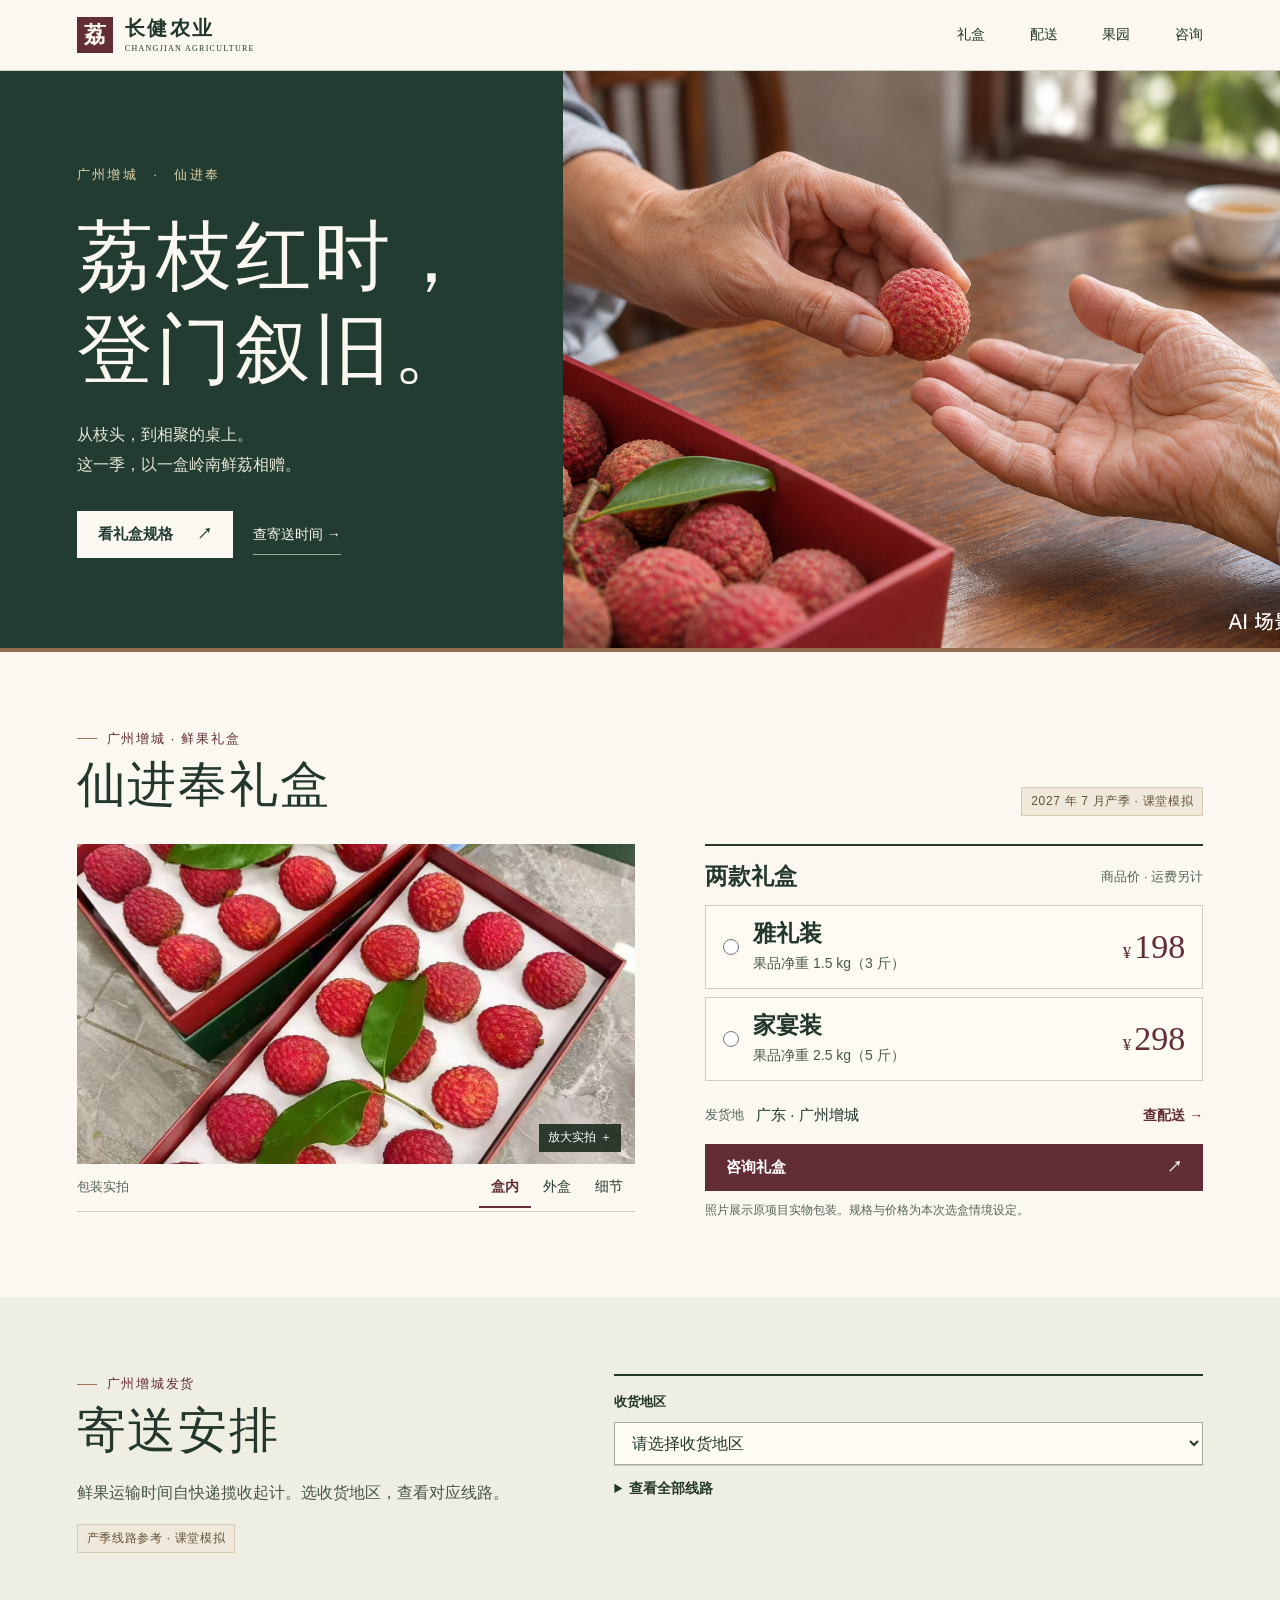
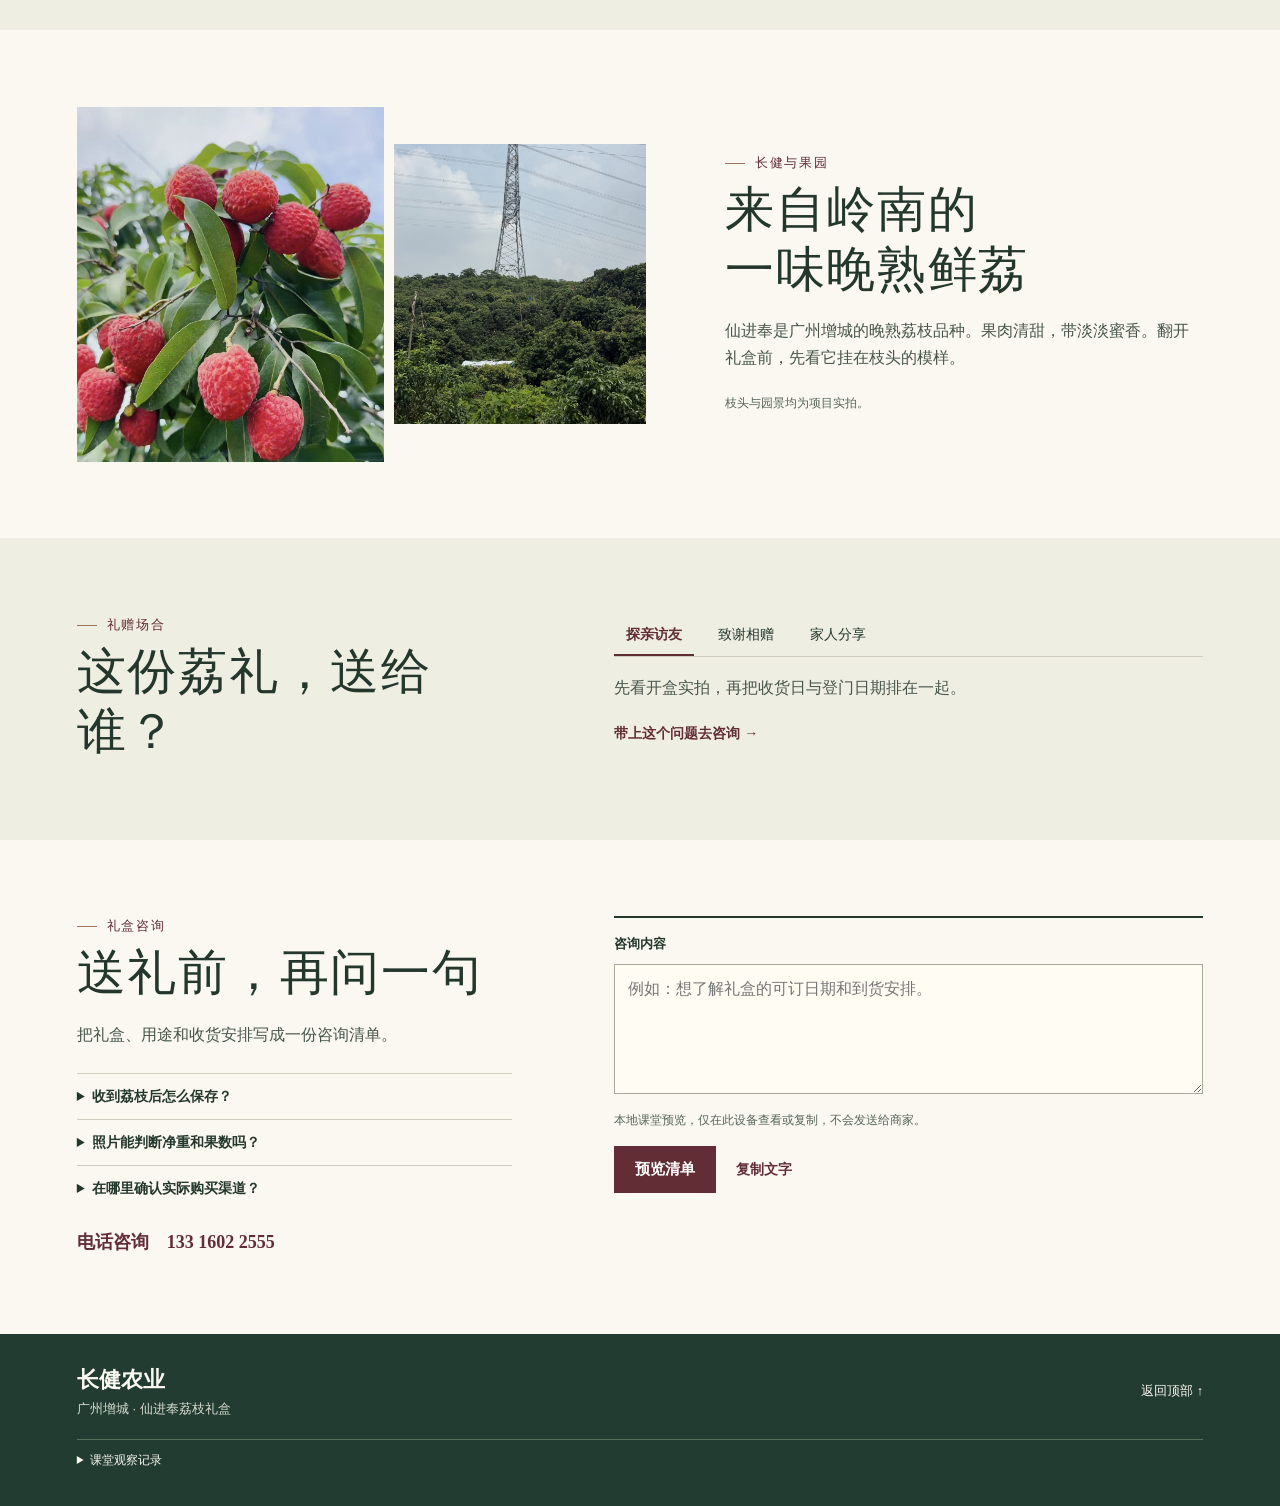
<file: 版本档案/11月24日单页改版/index.html>
<!doctype html>
<html lang="zh-CN">
<head>
  <meta charset="utf-8">
  <meta name="viewport" content="width=device-width,initial-scale=1">
  <meta name="description" content="长健农业仙进奉荔枝礼盒。从开盒实拍、礼盒规格到广州发货时间，安排一份时令鲜礼。">
  <title>长健农业 · 仙进奉荔枝礼盒</title>
  <link rel="stylesheet" href="styles.css">
  <script src="script.js" defer></script>
</head>
<body id="top">
<a class="skip" href="#gift">跳到礼盒规格</a>
<header class="mast">
  <div class="wrap mast-row">
    <a class="brand" href="#top" aria-label="长健农业，返回首页"><span class="seal" aria-hidden="true">荔</span><span>长健农业<small>CHANGJIAN AGRICULTURE</small></span></a>
    <nav aria-label="主导航"><a href="#gift">礼盒</a><a href="#delivery">配送</a><a href="#orchard">果园</a><a href="#enquiry">咨询</a></nav>
  </div>
</header>
<main>
  <section id="home" class="hero">
    <div class="hero-copy"><span class="origin">广州增城　·　仙进奉</span><h1>荔枝红时，<br>登门叙旧。</h1><p>从枝头，到相聚的桌上。<br>这一季，以一盒岭南鲜荔相赠。</p><div class="actions"><a class="button light" href="#gift">看礼盒规格 <span aria-hidden="true">↗</span></a><a class="plain-light" href="#delivery">查寄送时间 <span aria-hidden="true">→</span></a></div></div>
    <figure class="hero-image"><img src="images/gift-scene.png" width="1536" height="1024" alt="家人在桌边递上一颗鲜荔，桌上放着荔枝礼盒；AI 生成的礼赠情境图"></figure>
  </section>

  <section id="gift" class="gift section wrap" aria-labelledby="gift-title">
    <div class="section-top"><div><p class="overline">广州增城 · 鲜果礼盒</p><h2 id="gift-title">仙进奉礼盒</h2></div><p class="season-note">2027 年 7 月产季 · 课堂模拟</p></div>
    <div class="gift-grid">
      <div class="gallery">
        <button type="button" class="image-frame" id="zoom" aria-label="放大当前包装实拍"><img id="photo" src="images/gift-inside.jpg" alt="开盒实拍：红色内托中，鲜荔分隔排列" width="1276" height="1702"><span>放大实拍 <span aria-hidden="true">＋</span></span></button>
        <div class="gallery-bar"><span class="photo-label">包装实拍</span><div role="group" aria-label="选择实拍角度"><button type="button" data-picture="0" aria-pressed="true">盒内</button><button type="button" data-picture="1" aria-pressed="false">外盒</button><button type="button" data-picture="2" aria-pressed="false">细节</button></div></div>
      </div>
      <div class="spec">
        <div class="spec-heading"><h3>两款礼盒</h3><span>商品价 · 运费另计</span></div>
        <fieldset class="choices"><legend class="sr">选择礼盒规格</legend>
          <label class="sku"><input type="radio" name="sku" value="雅礼装"><span class="sku-text"><b>雅礼装</b><small>果品净重 1.5 kg（3 斤）</small></span><span class="price"><small>¥</small>198</span></label>
          <label class="sku"><input type="radio" name="sku" value="家宴装"><span class="sku-text"><b>家宴装</b><small>果品净重 2.5 kg（5 斤）</small></span><span class="price"><small>¥</small>298</span></label>
        </fieldset>
        <div class="spec-delivery"><div><span class="tiny">发货地</span><strong>广东 · 广州增城</strong></div><a class="line-link" href="#delivery">查配送 <span aria-hidden="true">→</span></a></div>
        <a href="#enquiry" class="button wine" data-draft-source="gift">咨询礼盒 <span aria-hidden="true">↗</span></a>
        <p class="fine">照片展示原项目实物包装。规格与价格为本次选盒情境设定。</p>
      </div>
    </div>
  </section>

  <section id="delivery" class="paper section"><div class="wrap route">
    <div class="route-intro"><p class="overline">广州增城发货</p><h2>寄送安排</h2><p>鲜果运输时间自快递揽收起计。选收货地区，查看对应线路。</p><span class="season-note">产季线路参考 · 课堂模拟</span></div>
    <div class="route-data"><label class="fieldname" for="region">收货地区</label><select id="region"><option value="" selected disabled>请选择收货地区</option><option value="futian">深圳市福田区</option><option value="delta">广州及珠三角其他主要城区</option><option value="express">省外生鲜专线城市</option><option value="mainland">其他内地可寄地区</option><option value="remote">偏远县镇、海岛及港澳台</option></select>
      <div class="route-result" aria-live="polite" hidden><div><span class="tiny" id="lead-label"></span><h3 id="lead-time"></h3></div><p id="lead-detail"></p></div>
      <details><summary>查看全部线路</summary><dl class="routes"><div><dt>广州及珠三角主要城区</dt><dd>当日或次日，当日达限早班</dd></div><div><dt>省外生鲜专线城市</dt><dd>1–2 天</dd></div><div><dt>其他内地可寄地区</dt><dd>2–3 天</dd></div><div><dt>偏远县镇、海岛及港澳台</dt><dd>按地址查询</dd></div></dl></details>
    </div>
  </div></section>

  <section id="orchard" class="wrap section orchard"><div class="orchard-pair"><img src="images/lychee-branch.jpg" width="1004" height="1280" alt="项目实拍：树枝上成熟的红色荔枝" loading="lazy"><img src="images/orchard.jpg" width="960" height="1280" alt="项目实拍：绿树成片的果园环境" loading="lazy"></div>
    <div><p class="overline">长健与果园</p><h2>来自岭南的<br>一味晚熟鲜荔</h2><p>仙进奉是广州增城的晚熟荔枝品种。果肉清甜，带淡淡蜜香。翻开礼盒前，先看它挂在枝头的模样。</p><span class="fine">枝头与园景均为项目实拍。</span></div>
  </section>

  <section id="occasions" class="paper section"><div class="wrap occasion"><div><p class="overline">礼赠场合</p><h2>这份荔礼，送给谁？</h2></div><div><div class="occasion-tabs" role="group" aria-label="选择礼赠场景"><button type="button" data-occasion="visit" aria-pressed="true">探亲访友</button><button type="button" data-occasion="thanks" aria-pressed="false">致谢相赠</button><button type="button" data-occasion="share" aria-pressed="false">家人分享</button></div><p id="occasion-detail" aria-live="polite">先看开盒实拍，再把收货日与登门日期排在一起。</p><a class="line-link" href="#enquiry" data-draft-source="occasion">带上这个问题去咨询 →</a></div></div></section>

  <section id="enquiry" class="section wrap enquiry"><div><p class="overline">礼盒咨询</p><h2>送礼前，再问一句</h2><p>把礼盒、用途和收货安排写成一份咨询清单。</p>
    <div class="faq"><details><summary>收到荔枝后怎么保存？</summary><p>及时检查果况，冷藏保存并尽早食用。以实际商品的保存说明为准。</p></details><details><summary>照片能判断净重和果数吗？</summary><p>包装实拍用于看盒型与摆放。课堂选盒请以规格栏的果品净重为准。</p></details><details><summary>在哪里确认实际购买渠道？</summary><p>原项目提及微信小程序和京东。正式商品入口、当期报价与供货情况可向长健农业电话咨询。</p></details></div>
    <a class="tel" href="tel:13316022555">电话咨询　133 1602 2555</a>
    </div><form id="draft"><label class="fieldname" for="draft-text">咨询内容</label><textarea id="draft-text" rows="4" required maxlength="400" placeholder="例如：想了解礼盒的可订日期和到货安排。"></textarea><p class="fine">本地课堂预览，仅在此设备查看或复制，不会发送给商家。</p><div class="actions"><button class="button wine" type="submit">预览清单</button><button class="line-link" id="copy" type="button">复制文字</button></div><output id="draft-status" aria-live="polite"></output></form>
  </section>
</main>
<footer><div class="wrap foot"><div><strong>长健农业</strong><p>广州增城 · 仙进奉荔枝礼盒</p></div><a href="#top">返回顶部 ↑</a></div>
<details class="wrap observe"><summary>课堂观察记录</summary><p>开启后仅在当前页面记录浏览操作和时间，不记录咨询文字或个人资料。刷新即清空。</p><div class="actions"><button type="button" id="observe-toggle">开始本次观察</button><button type="button" id="export" disabled>导出操作记录</button><span id="observe-status" role="status">未开启</span></div></details></footer>
<dialog id="lightbox"><button type="button" id="close-photo" aria-label="关闭实拍大图">关闭 ×</button><img id="enlarged" alt=""></dialog>
</body>
</html>
</file>
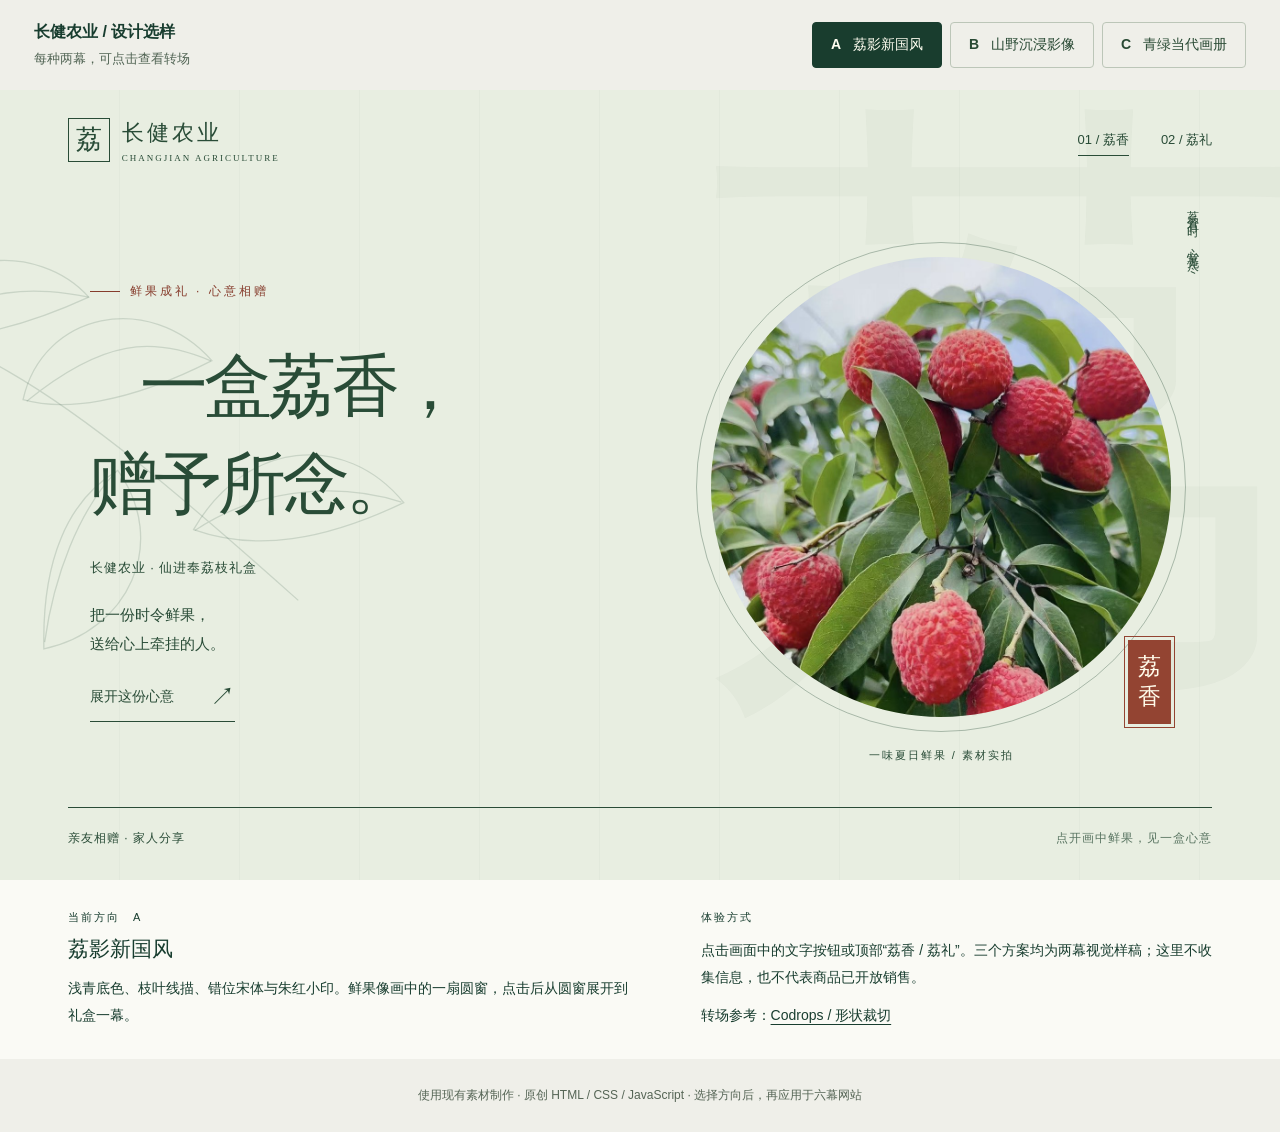
<file: 设计与迭代/三种视觉方案/index.html>
<!doctype html>
<html lang="zh-CN">
<head>
  <meta charset="utf-8">
  <meta name="viewport" content="width=device-width, initial-scale=1">
  <title>长健农业 · 三种视觉与转场方向</title>
  <link rel="stylesheet" href="options.css">
  <script src="options.js" defer></script>
</head>
<body>
  <header class="review-bar">
    <div class="review-title"><strong>长健农业 / 设计选样</strong><span>每种两幕，可点击查看转场</span></div>
    <nav class="option-nav" aria-label="选择视觉样稿">
      <button type="button" data-option="a" aria-pressed="true"><b>A</b> 荔影新国风</button>
      <button type="button" data-option="b" aria-pressed="false"><b>B</b> 山野沉浸影像</button>
      <button type="button" data-option="c" aria-pressed="false"><b>C</b> 青绿当代画册</button>
    </nav>
  </header>

  <main>
    <div class="stage concept-a" id="stage">
      <header class="brand-row">
        <a class="brand" href="#a-home"><span class="brand-symbol" aria-hidden="true">荔</span><span>长健农业<small>CHANGJIAN AGRICULTURE</small></span></a>
        <nav class="chapter-nav" aria-label="样稿章节"><a href="#a-home" data-scene="home" aria-current="page">01 / 荔香</a><a href="#a-gift" data-scene="gift">02 / 荔礼</a></nav>
      </header>

      <section class="scene a-home" data-option="a" data-scene="home" aria-labelledby="a-home-title">
        <svg class="leaf-drawing" viewBox="0 0 600 580" aria-hidden="true"><g fill="none" stroke="currentColor" stroke-width="1.2"><path d="M-40 38C143 86 220 172 399 416M99 105C172 67 225 84 268 102M192 184C274 142 319 150 366 183M259 265C218 293 183 347 162 405M319 333C393 304 465 321 511 347"/><path d="M94 104C133 24 234 42 268 102C188 120 133 115 94 104ZM189 182C223 107 324 107 367 183C281 206 223 200 189 182ZM261 264C294 340 239 411 160 411C175 331 210 281 261 264ZM318 332C382 261 474 272 513 348C434 367 370 364 318 332Z"/></g></svg>
        <span class="background-word" aria-hidden="true">荔</span>
        <div class="copy">
          <p class="kicker"><span></span> 鲜果成礼 · 心意相赠</p>
          <h1 id="a-home-title" tabindex="-1"><span>一盒荔香，</span><span>赠予所念。</span></h1>
          <p class="product-name">长健农业 · 仙进奉荔枝礼盒</p>
          <p class="body-copy">把一份时令鲜果，<br>送给心上牵挂的人。</p>
          <a class="action" href="#a-gift">展开这份心意 <span aria-hidden="true">↗</span></a>
        </div>
        <div class="visual">
          <span class="vertical-note">荔香有时　心意无尽</span>
          <a class="photo circle-photo" href="#a-gift" aria-label="从荔枝实拍展开礼盒一幕"><img src="assets/lychee-branch.jpg" alt="绿叶间的一簇红色荔枝" width="1004" height="1280"></a>
          <span class="little-seal" aria-hidden="true">荔<br>香</span>
          <p class="photo-caption">一味夏日鲜果 / 素材实拍</p>
        </div>
        <p class="scene-foot">亲友相赠 · 家人分享<span>点开画中鲜果，见一盒心意</span></p>
      </section>

      <section class="scene a-gift" data-option="a" data-scene="gift" aria-labelledby="a-gift-title" hidden>
        <span class="background-word" aria-hidden="true">礼</span>
        <div class="copy">
          <p class="kicker"><span></span> 以荔为礼 · 见礼如面</p>
          <h2 id="a-gift-title" tabindex="-1"><span>鲜果有时，</span><span>心意有归。</span></h2>
          <p class="body-copy">探亲访友，致谢相赠。<br>心意，藏在一盒鲜果里。</p>
          <p class="small-note">礼盒实物先看清，规格与寄送先确认。</p>
          <a class="action" href="#a-home">回看枝头荔香 <span aria-hidden="true">↗</span></a>
        </div>
        <div class="visual">
          <span class="vertical-note">以荔寄情　赠予所念</span>
          <a class="photo gift-photo" href="#a-home" aria-label="回到荔香一幕"><img src="assets/gift-box.jpg" alt="绿色礼盒、红色提手与荔枝实物" width="960" height="1280"></a>
          <span class="little-seal" aria-hidden="true">荔<br>礼</span>
          <p class="photo-caption">礼盒与鲜果 / 素材实拍</p>
        </div>
        <p class="scene-foot">拜访亲友 · 表达感谢<span>从枝头一味，到掌中一礼</span></p>
      </section>

      <section class="scene b-home" data-option="b" data-scene="home" aria-labelledby="b-home-title" hidden>
        <div class="photo full-photo"><img src="assets/lychee-branch.jpg" alt="绿叶与红色荔枝的枝头实拍" width="1004" height="1280"></div>
        <div class="shade" aria-hidden="true"></div>
        <div class="copy">
          <p class="kicker">长健农业 · 仙进奉荔枝礼盒</p>
          <h1 id="b-home-title" tabindex="-1"><span>一盒荔香，</span><span>赠予所念。</span></h1>
          <p class="body-copy">把一份时令鲜果，送给心上牵挂的人。</p>
          <a class="action" href="#b-gift">走近这份荔礼 <span aria-hidden="true">↗</span></a>
        </div>
        <div class="image-index" aria-hidden="true"><span>THE LYCHEE</span><b>01</b><span>枝头荔香</span></div>
        <p class="scene-foot">鲜果成礼 · 心意相赠<span>LYCHEE / A GIFT TO SHARE</span></p>
      </section>

      <section class="scene b-gift" data-option="b" data-scene="gift" aria-labelledby="b-gift-title" hidden>
        <div class="copy">
          <p class="kicker">02 / THE GIFT</p>
          <h2 id="b-gift-title" tabindex="-1"><span>以荔寄情，</span><span>见礼如面。</span></h2>
          <p class="body-copy">探亲访友，致谢相赠。<br>心意，藏在一盒鲜果里。</p>
          <p class="small-note">礼盒实物先看清，规格与寄送先确认。</p>
          <a class="action" href="#b-home">回看枝头荔香 <span aria-hidden="true">↗</span></a>
        </div>
        <div class="visual"><div class="photo portrait-photo"><img src="assets/gift-detail.jpg" alt="礼盒近景中的荔枝、绿叶与包装" width="960" height="1280"></div><p class="photo-caption">心意，藏在细节里 / 素材实拍</p></div>
        <p class="scene-foot">亲友相赠 · 家人分享<span>从鲜果的来处，到心意的去处</span></p>
      </section>

      <section class="scene c-home" data-option="c" data-scene="home" aria-labelledby="c-home-title" hidden>
        <p class="edition">CHANGJIAN / LYCHEE GIFT COLLECTION</p>
        <div class="editorial-title">
          <h1 id="c-home-title" tabindex="-1">一盒<span class="visually-hidden">荔香，赠予所念。</span></h1>
          <a class="photo inset-photo" href="#c-gift" aria-label="展开礼盒画册"><img src="assets/lychee-branch.jpg" alt="绿叶间的荔枝实拍" width="1004" height="1280"><span aria-hidden="true">EXPLORE ↗</span></a>
          <span class="title-end" aria-hidden="true">荔香。</span>
        </div>
        <div class="editorial-bottom">
          <div><h2 class="editorial-subtitle">赠予所念。</h2><p class="product-name">长健农业 · 仙进奉荔枝礼盒</p></div>
          <div class="copy"><p class="body-copy">把一份时令鲜果，<br>送给心上牵挂的人。</p><a class="action" href="#c-gift">打开荔礼画册 <span aria-hidden="true">↗</span></a></div>
        </div>
        <p class="scene-foot">鲜果成礼 · 心意相赠<span>01 / LYCHEE</span></p>
      </section>

      <section class="scene c-gift" data-option="c" data-scene="gift" aria-labelledby="c-gift-title" hidden>
        <p class="edition">CHANGJIAN / A GIFT TO SHARE</p>
        <div class="editorial-title">
          <h2 id="c-gift-title" tabindex="-1">以荔<span class="visually-hidden">为礼，见礼如面。</span></h2>
          <a class="photo inset-photo" href="#c-home" aria-label="回到荔香画册"><img src="assets/gift-box.jpg" alt="绿色礼盒与鲜果实拍" width="960" height="1280"><span aria-hidden="true">RETURN ↗</span></a>
          <span class="title-end" aria-hidden="true">为礼。</span>
        </div>
        <div class="editorial-bottom">
          <div><h3 class="editorial-subtitle">见礼如面。</h3><p class="product-name">拜访亲友 / 表达感谢 / 家人分享</p></div>
          <div class="copy"><p class="body-copy">礼盒实物先看清，<br>规格与寄送先确认。</p><a class="action" href="#c-home">回看枝头荔香 <span aria-hidden="true">↗</span></a></div>
        </div>
        <p class="scene-foot">心意，藏在一盒鲜果里<span>02 / GIFT</span></p>
      </section>
    </div>

    <aside class="design-note" aria-labelledby="note-title">
      <div><p class="note-label">当前方向 <span id="option-letter">A</span></p><h2 id="note-title">荔影新国风</h2><p id="note-description">浅青底色、枝叶线描、错位宋体与朱红小印。鲜果像画中的一扇圆窗，点击后从圆窗展开到礼盒一幕。</p></div>
      <div><p class="note-label">体验方式</p><p>点击画面中的文字按钮或顶部“荔香 / 荔礼”。三个方案均为两幕视觉样稿；这里不收集信息，也不代表商品已开放销售。</p><p class="reference-links">转场参考：<a id="reference-link" href="https://tympanus.net/codrops/2023/03/14/fullscreen-clip-animation/" target="_blank" rel="noreferrer">Codrops / 形状裁切</a></p></div>
    </aside>
    <noscript><p class="no-js">此样稿需要 JavaScript 才能比较三个方向及播放转场。</p></noscript>
  </main>
  <footer class="review-footer">使用现有素材制作 · 原创 HTML / CSS / JavaScript · 选择方向后，再应用于六幕网站</footer>
</body>
</html>
</file>
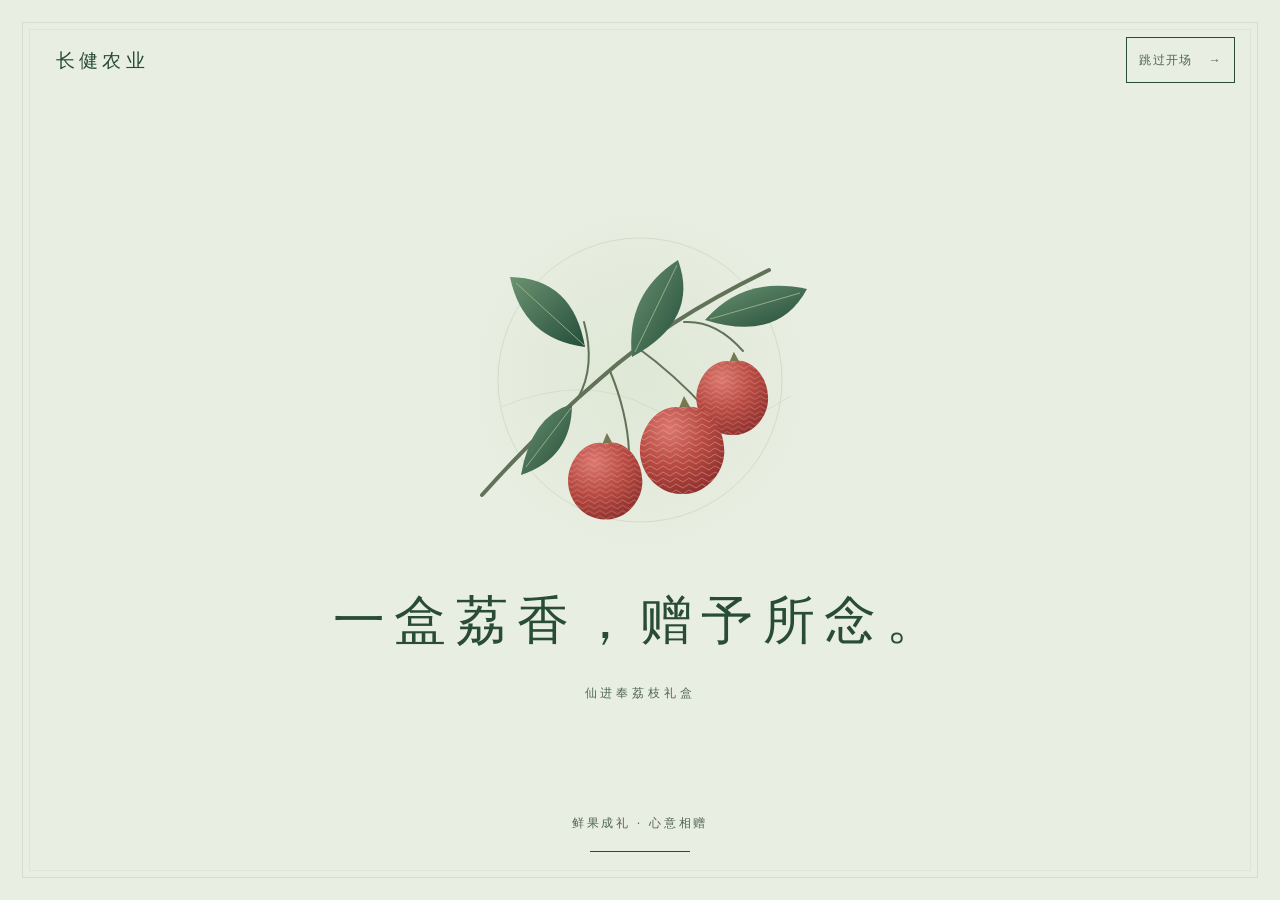
<file: 版本档案/网页开发版本/A/index.html>
<!doctype html>
<html lang="zh-CN">
<head>
  <meta charset="utf-8">
  <meta name="viewport" content="width=device-width, initial-scale=1">
  <meta name="description" content="长健农业荔枝礼盒展示：认识仙进奉，查看礼盒实拍，了解购买前需要确认的信息。">
  <title>长健农业 · 一盒荔香，赠予所念</title>
  <link rel="preload" as="image" href="assets/web/lychee-branch.jpg">
  <link rel="stylesheet" href="styles.css">
  <script src="script.js" defer></script>
  <script src="chapters.js" defer></script>
</head>
<body id="top">
  <div id="site">
    <a class="skip-link" href="#main">跳到主要内容</a>
    <header class="header">
      <div class="container header-inner">
        <a class="brand" href="#top" aria-label="长健农业，返回首页顶部">
          <span class="seal" aria-hidden="true">荔</span>
          <span><span class="brand-name">长健农业</span><span class="brand-en">CHANGJIAN AGRICULTURE</span></span>
        </a>
        <button class="menu-button" id="menu-toggle" aria-expanded="false" aria-controls="main-nav" type="button" hidden>菜单 <span aria-hidden="true">☰</span></button>
        <nav class="nav" id="main-nav" aria-label="主导航">
          <a href="#lychee">荔枝</a><a href="#gift">礼盒</a><a href="#orchard">长健与果园</a><a href="#guide">购买前说明</a><a class="nav-action" href="#enquiry">咨询产品 <span aria-hidden="true">↗</span></a>
        </nav>
      </div>
    </header>

    <main id="main" tabindex="-1">
      <section class="hero container" id="home" data-chapter="品牌" aria-labelledby="hero-title">
        <span class="chapter-glyph" aria-hidden="true">荔</span>
        <div class="hero-copy">
          <p class="eyebrow">鲜果成礼 · 心意相赠</p>
          <h1 id="hero-title" tabindex="-1"><span>一盒荔香，</span><span>赠予所念。</span></h1>
          <p class="subtitle">长健农业 · 仙进奉荔枝礼盒</p>
          <p class="lead">把一份时令鲜果，送给心上牵挂的人。</p>
          <div class="actions"><a class="text-link hero-action" href="#gift">展开荔礼 <span aria-hidden="true">↗</span></a><a class="text-link" href="#enquiry">咨询产品 <span aria-hidden="true">↗</span></a></div>
          <p class="hero-note">亲友相赠 / 家人分享</p>
        </div>
        <figure class="hero-photo">
          <a class="hero-window" href="#gift" aria-label="从枝头荔香展开礼盒一幕"><img src="assets/web/lychee-branch.jpg" alt="绿叶间挂着一簇红色荔枝" width="1004" height="1280" fetchpriority="high"></a>
          <span class="photo-mark" aria-hidden="true">荔香有时 · 心意无尽</span>
          <span class="photo-seal" aria-hidden="true">荔<br>香</span>
          <figcaption><span>荔枝挂果 · 素材实拍</span><span>一味夏日鲜果</span></figcaption>
        </figure>
      </section>

      <section class="section product-section" id="lychee" data-chapter="荔枝" aria-labelledby="lychee-title">
        <span class="chapter-glyph" aria-hidden="true">味</span>
        <div class="container">
          <div class="section-heading"><p class="section-index">02 / 荔枝</p><h2 id="lychee-title" tabindex="-1">晚熟有味</h2><p>认识仙进奉，了解这一味夏日鲜果。</p></div>
          <div class="split product-layout">
            <figure class="product-photo"><img src="assets/web/lychee-flesh.jpg" alt="剥开的荔枝果肉与礼盒包装实拍" width="960" height="1280" loading="eager"><figcaption>果肉与包装 · 素材实拍</figcaption></figure>
            <div class="product-copy">
              <p class="eyebrow">XIANJINFENG LYCHEE</p>
              <h3>一颗鲜果，<br>一份夏日滋味。</h3>
              <p>仙进奉是一种晚熟荔枝。先看鲜果与果肉，再了解礼盒形式，为这份心意选一个合适的表达。</p>
              <dl class="info-list"><div><dt>品种介绍</dt><dd>仙进奉 · 晚熟荔枝</dd></div><div><dt>礼赠场景</dt><dd>拜访亲友、表达感谢、家人分享</dd></div><div><dt>时令供应</dt><dd>当季供应与可订规格，请先咨询确认</dd></div></dl>
              <p class="source-note">品种背景参考广东省农业科学院；具体商品信息以实际供应为准。</p>
              <a class="text-link" href="#gift">看看礼盒实物 <span aria-hidden="true">→</span></a>
            </div>
          </div>
        </div>
      </section>

      <section class="section gift-section" id="gift" data-chapter="礼盒" aria-labelledby="gift-title">
        <span class="chapter-glyph" aria-hidden="true">礼</span>
        <div class="container">
          <div class="section-heading"><p class="section-index">03 / 礼盒</p><h2 id="gift-title" tabindex="-1">以荔为礼</h2><p>探亲访友，致谢相赠。心意，藏在一盒鲜果里。</p></div>
          <div class="split gift-layout">
            <div class="gallery" aria-label="礼盒实拍展示">
              <div class="gallery-stage" id="gallery-stage">
                <figure class="gallery-slide" data-caption="01 / 礼盒与鲜果" data-alt="绿色礼盒、红色提手与盒内荔枝"><img src="assets/web/gift-box.jpg" alt="绿色礼盒、红色提手与盒内荔枝" width="960" height="1280" loading="eager"></figure>
                <figure class="gallery-slide" data-caption="02 / 盒内包装" data-alt="打开的礼盒与分格摆放的荔枝" hidden><img src="assets/web/gift-inside.jpg" alt="打开的礼盒与分格摆放的荔枝" width="960" height="1280" loading="lazy"></figure>
                <figure class="gallery-slide" data-caption="03 / 礼盒细节" data-alt="礼盒近景中的荔枝、绿叶与包装卡片" hidden><img src="assets/web/gift-detail.jpg" alt="礼盒近景中的荔枝、绿叶与包装卡片" width="960" height="1280" loading="lazy"></figure>
                <button class="photo-expand" id="photo-expand" type="button" hidden>放大实拍 <span aria-hidden="true">↗</span></button>
              </div>
              <div class="gallery-controls" id="gallery-controls" hidden>
                <p id="gallery-caption" aria-live="polite" aria-atomic="true">01 / 礼盒与鲜果</p>
                <div class="gallery-buttons"><button class="icon-button" id="gallery-prev" type="button" aria-label="上一张礼盒照片">←</button><button class="icon-button" id="gallery-next" type="button" aria-label="下一张礼盒照片">→</button></div>
              </div>
              <div class="gallery-thumbs" id="gallery-thumbs" hidden>
                <button type="button" data-slide="0" aria-label="查看礼盒与鲜果照片" aria-pressed="true"><img src="assets/web/gift-box.jpg" alt="" width="960" height="1280" loading="lazy"><span>礼盒与鲜果</span></button>
                <button type="button" data-slide="1" aria-label="查看盒内包装照片" aria-pressed="false"><img src="assets/web/gift-inside.jpg" alt="" width="960" height="1280" loading="lazy"><span>盒内包装</span></button>
                <button type="button" data-slide="2" aria-label="查看礼盒细节照片" aria-pressed="false"><img src="assets/web/gift-detail.jpg" alt="" width="960" height="1280" loading="lazy"><span>礼盒细节</span></button>
              </div>
              <noscript><p class="source-note">开启 JavaScript 后可切换或放大礼盒照片。</p></noscript>
            </div>
            <div class="gift-copy">
              <p class="eyebrow">A GIFT TO SHARE</p><h3>以荔寄情，<br>见礼如面。</h3>
              <p>鲜果的色泽、礼盒的模样，先从实拍中看清。无论是登门拜访，还是与家人分享，都让心意有了具体的样子。</p>
              <div class="gift-occasions"><span>拜访亲友</span><span>表达感谢</span><span>家人分享</span></div>
              <dl class="info-list"><div><dt>包装展示</dt><dd>礼盒外观与盒内实拍</dd></div><div><dt>规格与价格</dt><dd>咨询可订净重、包装及当前价格</dd></div><div><dt>寄送安排</dt><dd>订购前确认收货地区与送礼日期</dd></div></dl>
              <p class="source-note">图片供了解包装形式，实际包装与规格以订购时确认为准。</p>
              <a class="button" href="#enquiry" data-topic="礼盒规格">咨询礼盒规格 <span aria-hidden="true">→</span></a>
            </div>
          </div>
        </div>
      </section>

      <section class="section orchard-section" id="orchard" data-chapter="长健与果园" aria-labelledby="orchard-title">
        <span class="chapter-glyph" aria-hidden="true">园</span>
        <div class="container">
          <div class="section-heading"><p class="section-index">04 / 长健与果园</p><h2 id="orchard-title" tabindex="-1">循香入园</h2><p>走近果园，看见鲜果的来处。</p></div>
          <figure class="orchard-photo"><img src="assets/web/orchard.jpg" alt="现有素材中的果园树木与绿色山野" width="960" height="1280" loading="eager"><figcaption>果园环境 · 素材实拍</figcaption></figure>
          <div class="orchard-story">
            <div><p class="eyebrow">CHANGJIAN AGRICULTURE</p><h3>走近长健</h3><p>从果园到果品，了解长健农业。本页以荔枝礼盒为主线，呈现鲜果、包装与果园素材，让每一份礼先被看见、被了解。</p><a class="text-link" href="#enquiry" data-topic="当季供应">了解当季供应 <span aria-hidden="true">→</span></a></div>
            <figure class="company-photo"><img src="assets/web/company.jpg" alt="广州市长健农业发展有限公司招牌实拍" width="960" height="1280" loading="lazy"><figcaption>公司招牌 · 素材实拍</figcaption></figure>
            <div class="other-fruit"><img src="assets/web/pineapple.jpg" alt="植株上的菠萝实拍" width="960" height="1280" loading="lazy"><div><p class="small-label">也看看其他鲜果</p><h4>菠萝</h4><a class="text-link" href="#enquiry" data-topic="其他咨询">咨询产品 <span aria-hidden="true">↗</span></a></div></div>
          </div>
        </div>
      </section>

      <section class="section guide-section" id="guide" data-chapter="购买前说明" aria-labelledby="guide-title">
        <span class="chapter-glyph" aria-hidden="true">序</span>
        <div class="container">
          <div class="section-heading"><p class="section-index">05 / 购买前说明</p><h2 id="guide-title" tabindex="-1">好礼，先了解</h2><p>把规格、供应和寄送问清楚，再为心意作安排。</p></div>
          <ol class="journey"><li><span>01</span><h3>认识荔枝</h3><p>了解品种与鲜果</p></li><li><span>02</span><h3>查看礼盒</h3><p>看清包装实物</p></li><li><span>03</span><h3>确认安排</h3><p>询问规格、价格与寄送</p></li><li><span>04</span><h3>咨询购买</h3><p>确认可用的购买渠道</p></li></ol>
          <div class="faq-layout">
            <div class="faq-intro"><p class="eyebrow">BEFORE YOU CHOOSE</p><h3>你可能想问</h3><p>时令鲜果的供应会变化。送礼前，先确认实际商品与寄送安排。</p><a class="text-link" href="#enquiry">还有疑问，去咨询 <span aria-hidden="true">→</span></a></div>
            <div class="faq">
              <details><summary>现在可以购买吗？<span aria-hidden="true">+</span></summary><p>荔枝是时令鲜果，具体供应时间与是否可订请先确认。本页不表示当前有现货。</p></details>
              <details><summary>礼盒有哪些规格，价格是多少？<span aria-hidden="true">+</span></summary><p>请在咨询时确认当前可订的净重、包装形式与价格，并以实际购买渠道展示的信息为准。</p></details>
              <details><summary>可以寄到哪里，什么时候送达？<span aria-hidden="true">+</span></summary><p>配送范围、包装方式与预计到达时间需要按收货地区确认。若有指定送礼日期，请在订购前说明。</p></details>
              <details><summary>收到荔枝后怎么保存？<span aria-hidden="true">+</span></summary><p>鲜荔枝不宜久放。按需要购买，收到后及时冷藏并尽早食用；具体以实际商品的保存说明为准。</p></details>
            </div>
          </div>
        </div>
      </section>

      <section class="section enquiry-section" id="enquiry" data-chapter="咨询" aria-labelledby="enquiry-title">
        <span class="chapter-glyph" aria-hidden="true">问</span>
        <div class="container">
          <div class="section-heading"><p class="section-index">06 / 咨询与购买</p><h2 id="enquiry-title" tabindex="-1">好礼，始于了解</h2><p>礼盒规格、当季供应与配送信息，先从一个问题开始。</p></div>
          <div class="enquiry-layout">
            <div class="enquiry-copy"><h3>想送的心意，<br>想问的细节。</h3><p>选一个咨询主题，再写下你的问题。送礼日期、数量或收货地区，都可以帮助说明你的需求。</p>
              <div class="channel-info"><p class="small-label">购买渠道</p><p>微信小程序 / 京东</p><p class="source-note">正式入口与当前商品信息，请在购买前确认。</p><button type="button" class="text-link" id="channel-enquiry" hidden>选择“配送与购买渠道” <span aria-hidden="true">→</span></button></div>
              <p class="local-note">本页为课程 MVP 演示。正式联系方式与购买入口将在资料确认后接入。</p>
            </div>
            <form id="enquiry-form" novalidate aria-describedby="demo-note">
              <p class="demo-note" id="demo-note"><strong>演示表单</strong>仅用于演示输入检查与反馈，不会提交或保存信息，也不会产生订单。请使用示例信息体验。</p>
              <noscript><p>开启 JavaScript 后可以体验演示表单；当前表单不可提交。</p></noscript>
              <fieldset id="enquiry-fields" disabled>
                <legend class="sr-only">咨询信息</legend>
                <div class="form-grid">
                  <div class="field"><label for="customer-name">称呼 <span>（必填）</span></label><input id="customer-name" name="customer-name" type="text" maxlength="50" required autocomplete="off" aria-describedby="name-error" placeholder="例如：陈同学"><p class="field-error" id="name-error" hidden></p></div>
                  <div class="field"><label for="topic">咨询主题 <span>（必填）</span></label><select id="topic" name="topic" required aria-describedby="topic-error"><option value="">请选择咨询主题</option><option>礼盒规格</option><option>当季供应</option><option>配送与购买渠道</option><option>其他咨询</option></select><p class="field-error" id="topic-error" hidden></p></div>
                  <div class="field"><label for="contact-method">联系方式类型</label><select id="contact-method" name="contact-method"><option value="phone">手机</option><option value="email">邮箱</option></select></div>
                  <div class="field"><label for="contact" id="contact-label">手机号码 <span>（必填）</span></label><input id="contact" name="contact" type="tel" inputmode="tel" maxlength="100" required autocomplete="off" aria-describedby="contact-help contact-error" placeholder="例如：13800138000"><p class="field-help" id="contact-help">请输入 11 位中国大陆手机号码。</p><p class="field-error" id="contact-error" hidden></p></div>
                  <div class="field field-full"><label for="message">想了解什么 <span>（选填）</span></label><textarea id="message" name="message" rows="4" maxlength="300" placeholder="例如：想了解适合探亲的礼盒规格，以及可配送的地区。"></textarea></div>
                </div>
                <div class="form-actions"><button class="button" type="submit">体验咨询流程 <span aria-hidden="true">→</span></button><button class="text-link" type="reset">清空填写</button></div>
              </fieldset>
              <p class="form-feedback" id="form-feedback" role="status" aria-live="polite" aria-atomic="true" hidden></p>
            </form>
          </div>
        </div>
      </section>
    </main>
    <footer class="footer">
      <nav class="chapter-navigation container" id="chapter-navigation" aria-label="分幕浏览" hidden>
        <div class="chapter-progress"><p><span class="chapter-label">六幕荔事</span><span id="chapter-count">01 / 06</span></p><p id="chapter-name">品牌</p></div>
        <ol class="chapter-rail">
          <li><a href="#home" aria-current="page"><span>01</span>初见</a></li>
          <li><a href="#lychee"><span>02</span>荔香</a></li>
          <li><a href="#gift"><span>03</span>荔礼</a></li>
          <li><a href="#orchard"><span>04</span>果园</a></li>
          <li><a href="#guide"><span>05</span>择礼</a></li>
          <li><a href="#enquiry"><span>06</span>咨询</a></li>
        </ol>
        <div class="chapter-utilities"><a href="#enquiry">咨询产品 ↗</a><button id="replay" type="button" hidden>重看开场 ↻</button></div>
      </nav>
      <div class="container footer-inner"><div><span class="footer-brand">长健农业</span><p>一份时令鲜果，一份相知心意。</p></div><div class="footer-links"><a href="#top">返回顶部 ↑</a></div><p class="footer-note">BA4043 课程项目 · 本地演示版</p></div>
    </footer>
    <div class="chapter-curtain" id="chapter-curtain" aria-hidden="true" hidden><div class="chapter-window"><img id="chapter-window-image" src="assets/web/lychee-branch.jpg" alt="" width="1004" height="1280"><span id="chapter-window-word" hidden>荔</span></div></div>
  </div>

  <section class="intro" id="intro" role="dialog" aria-modal="true" aria-label="长健农业品牌开场" hidden>
    <div class="intro-brand" aria-hidden="true">长健农业</div>
    <button class="skip" id="skip" type="button">跳过开场 <span aria-hidden="true">→</span></button>
    <div class="intro-scene" aria-hidden="true">
      <svg class="art" viewBox="0 0 480 370" xmlns="http://www.w3.org/2000/svg">
        <defs>
          <radialGradient id="wash"><stop stop-color="#dce5d3" stop-opacity=".8"/><stop offset="1" stop-color="#dce5d3" stop-opacity="0"/></radialGradient>
          <linearGradient id="leaf" x2="1" y2="1"><stop stop-color="#6b9270"/><stop offset="1" stop-color="#244e3b"/></linearGradient>
          <radialGradient id="red" cx=".35" cy=".25" r=".8"><stop stop-color="#da7770"/><stop offset=".55" stop-color="#b64942"/><stop offset="1" stop-color="#8e302f"/></radialGradient>
          <pattern id="skin" width="13" height="12" patternUnits="userSpaceOnUse"><path d="M0 5L6 1L13 5M0 11L6 7L13 11" fill="none" stroke="#f7ba9e" stroke-width=".75" opacity=".55"/></pattern>
          <path id="fruit-shape" d="M0-39C18-46 40-24 41 0C44 24 23 48 0 47C-26 48-45 24-43 0C-41-23-22-45 0-39Z"/>
        </defs>
        <g class="halo"><circle cx="240" cy="185" r="175" fill="url(#wash)"/><circle cx="240" cy="185" r="142" fill="none" stroke="#c5d0b8" stroke-width=".6"/><path d="M101 212Q185 177 251 213T391 201" fill="none" stroke="#ccd6c2" stroke-width=".6"/></g>
        <g fill="none" stroke="#627258" stroke-linecap="round" stroke-linejoin="round">
          <path class="branch" d="M82 300Q142 233 202 182Q266 125 369 75" stroke-width="4"/>
          <path class="branch" d="M178 203Q196 171 184 127M238 153Q274 179 307 215M284 127Q316 125 343 156M210 176Q227 217 229 256" stroke-width="2"/>
        </g>
        <g class="leaf" style="--delay:.4s"><path d="M185 152Q123 144 110 82Q173 83 185 152Z" fill="url(#leaf)"/><path d="M116 88L184 150" stroke="#a6bd91" stroke-width=".8" fill="none"/></g>
        <g class="leaf" style="--delay:.6s"><path d="M232 162Q225 99 278 65Q300 125 232 162Z" fill="url(#leaf)"/><path d="M235 157L277 70" stroke="#a6bd91" stroke-width=".8" fill="none"/></g>
        <g class="leaf" style="--delay:.8s"><path d="M305 125Q344 80 407 94Q378 148 305 125Z" fill="url(#leaf)"/><path d="M310 124L400 98" stroke="#a6bd91" stroke-width=".8" fill="none"/></g>
        <g class="leaf" style="--delay:1s"><path d="M172 209Q131 221 121 280Q172 263 172 209Z" fill="url(#leaf)"/><path d="M171 213L126 272" stroke="#a6bd91" stroke-width=".8" fill="none"/></g>
        <g transform="translate(333 200) scale(.85)"><g class="fruit" style="--delay:.9s"><use href="#fruit-shape" fill="url(#red)"/><use href="#fruit-shape" fill="url(#skin)"/><path d="M-4-39L1-51L7-40" fill="#777850"/></g></g>
        <g transform="translate(283 252)"><g class="fruit" style="--delay:1.05s"><use href="#fruit-shape" fill="url(#red)"/><use href="#fruit-shape" fill="url(#skin)"/><path d="M-4-39L1-51L7-40" fill="#777850"/></g></g>
        <g transform="translate(206 283) scale(.88)"><g class="fruit" style="--delay:1.2s"><use href="#fruit-shape" fill="url(#red)"/><use href="#fruit-shape" fill="url(#skin)"/><path d="M-4-39L1-51L7-40" fill="#777850"/></g></g>
      </svg>
      <p class="intro-title"><span>一盒荔香，</span><span>赠予所念。</span></p>
      <p class="intro-product">仙进奉荔枝礼盒</p>
    </div>
    <div class="intro-bottom" aria-hidden="true">鲜果成礼 · 心意相赠<div class="progress"></div></div>
  </section>

  <dialog class="photo-dialog" id="photo-dialog" aria-labelledby="dialog-title">
    <div class="dialog-header"><h2 id="dialog-title">礼盒与鲜果</h2><button class="icon-button" id="close-photo" type="button" aria-label="关闭照片">×</button></div>
    <img id="dialog-photo" src="assets/web/gift-box.jpg" alt="绿色礼盒、红色提手与盒内荔枝" width="960" height="1280">
    <p class="source-note">礼盒实拍 · 实际包装与规格以订购时确认为准</p>
  </dialog>
</body>
</html>
</file>
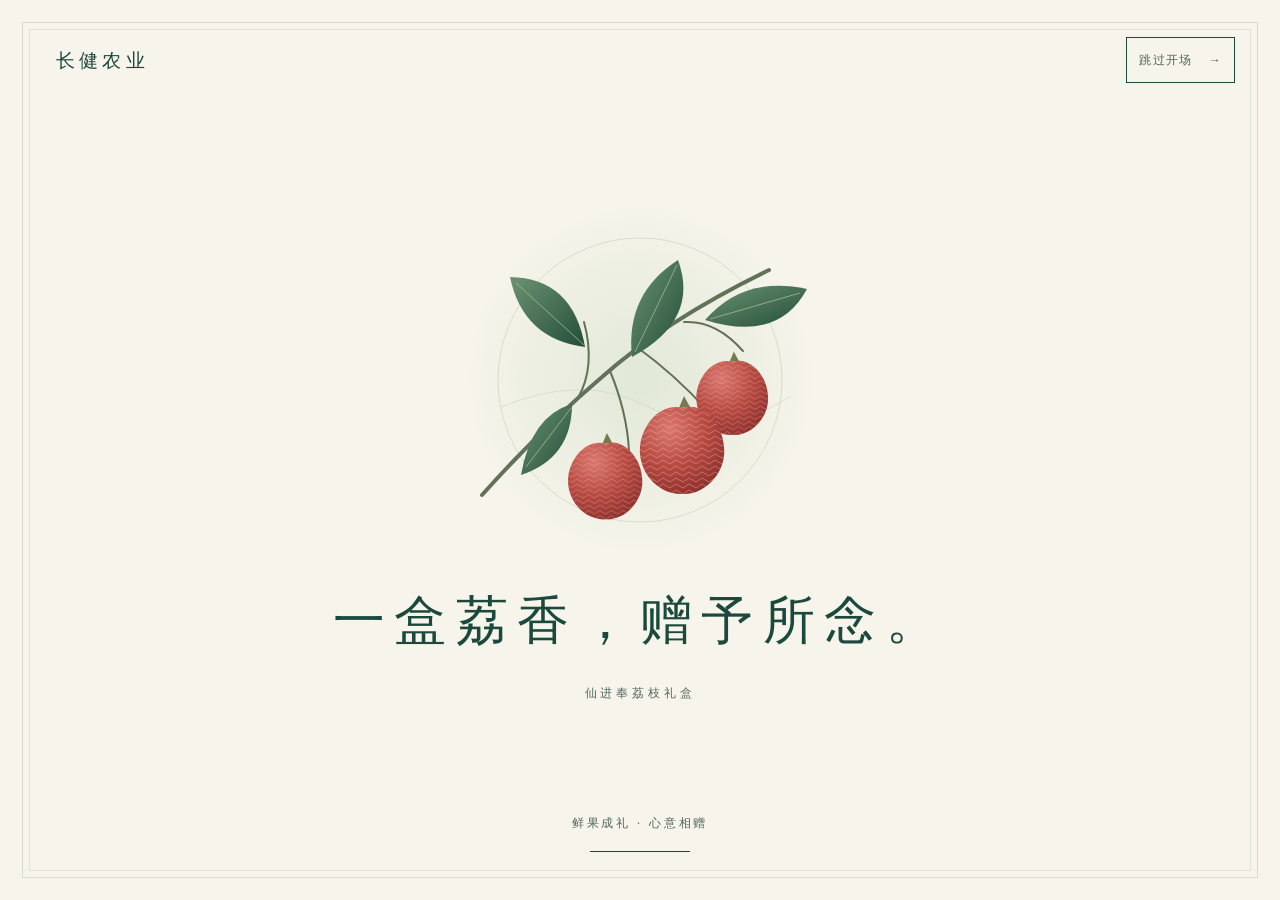
<file: 版本档案/网页开发版本/chapters/index.html>
<!doctype html>
<html lang="zh-CN">
<head>
  <meta charset="utf-8">
  <meta name="viewport" content="width=device-width, initial-scale=1">
  <meta name="description" content="长健农业荔枝礼盒展示：认识仙进奉，查看礼盒实拍，了解购买前需要确认的信息。">
  <title>长健农业 · 一盒荔香，赠予所念</title>
  <link rel="preload" as="image" href="assets/web/lychee-branch.jpg">
  <link rel="stylesheet" href="styles.css">
  <script src="script.js" defer></script>
  <script src="chapters.js" defer></script>
</head>
<body id="top">
  <div id="site">
    <a class="skip-link" href="#main">跳到主要内容</a>
    <header class="header">
      <div class="container header-inner">
        <a class="brand" href="#top" aria-label="长健农业，返回首页顶部">
          <span class="seal" aria-hidden="true">荔</span>
          <span><span class="brand-name">长健农业</span><span class="brand-en">CHANGJIAN AGRICULTURE</span></span>
        </a>
        <button class="menu-button" id="menu-toggle" aria-expanded="false" aria-controls="main-nav" type="button" hidden>菜单 <span aria-hidden="true">☰</span></button>
        <nav class="nav" id="main-nav" aria-label="主导航">
          <a href="#lychee">荔枝</a><a href="#gift">礼盒</a><a href="#orchard">长健与果园</a><a href="#guide">购买前说明</a><a class="nav-action" href="#enquiry">咨询产品 <span aria-hidden="true">↗</span></a>
        </nav>
      </div>
    </header>

    <main id="main" tabindex="-1">
      <section class="hero container" id="home" data-chapter="品牌" aria-labelledby="hero-title">
        <div class="hero-copy">
          <p class="eyebrow">鲜果成礼 · 心意相赠</p>
          <h1 id="hero-title" tabindex="-1"><span>一盒荔香，</span><span>赠予所念。</span></h1>
          <p class="subtitle">长健农业 · 仙进奉荔枝礼盒</p>
          <p class="lead">把一份时令鲜果，送给心上牵挂的人。</p>
          <div class="actions"><a class="button" href="#gift">查看礼盒 <span aria-hidden="true">→</span></a><a class="text-link" href="#enquiry">咨询产品 <span aria-hidden="true">↗</span></a></div>
          <p class="hero-note">亲友相赠 / 家人分享</p>
        </div>
        <figure class="hero-photo">
          <img src="assets/web/lychee-branch.jpg" alt="绿叶间挂着一簇红色荔枝" width="1004" height="1280" fetchpriority="high">
          <span class="photo-mark" aria-hidden="true">荔香有时 · 心意无尽</span>
          <figcaption><span>荔枝挂果 · 素材实拍</span><span>一味夏日鲜果</span></figcaption>
        </figure>
      </section>

      <section class="section product-section" id="lychee" data-chapter="荔枝" aria-labelledby="lychee-title">
        <div class="container">
          <div class="section-heading"><p class="section-index">02 / 荔枝</p><h2 id="lychee-title" tabindex="-1">晚熟有味</h2><p>认识仙进奉，了解这一味夏日鲜果。</p></div>
          <div class="split product-layout">
            <figure class="product-photo"><img src="assets/web/lychee-flesh.jpg" alt="剥开的荔枝果肉与礼盒包装实拍" width="960" height="1280" loading="lazy"><figcaption>果肉与包装 · 素材实拍</figcaption></figure>
            <div class="product-copy">
              <p class="eyebrow">XIANJINFENG LYCHEE</p>
              <h3>一颗鲜果，<br>一份夏日滋味。</h3>
              <p>仙进奉是一种晚熟荔枝。先看鲜果与果肉，再了解礼盒形式，为这份心意选一个合适的表达。</p>
              <dl class="info-list"><div><dt>品种介绍</dt><dd>仙进奉 · 晚熟荔枝</dd></div><div><dt>礼赠场景</dt><dd>拜访亲友、表达感谢、家人分享</dd></div><div><dt>时令供应</dt><dd>当季供应与可订规格，请先咨询确认</dd></div></dl>
              <p class="source-note">品种背景参考广东省农业科学院；具体商品信息以实际供应为准。</p>
              <a class="text-link" href="#gift">看看礼盒实物 <span aria-hidden="true">→</span></a>
            </div>
          </div>
        </div>
      </section>

      <section class="section gift-section" id="gift" data-chapter="礼盒" aria-labelledby="gift-title">
        <div class="container">
          <div class="section-heading"><p class="section-index">03 / 礼盒</p><h2 id="gift-title" tabindex="-1">以荔为礼</h2><p>探亲访友，致谢相赠。心意，藏在一盒鲜果里。</p></div>
          <div class="split gift-layout">
            <div class="gallery" aria-label="礼盒实拍展示">
              <div class="gallery-stage" id="gallery-stage">
                <figure class="gallery-slide" data-caption="01 / 礼盒与鲜果" data-alt="绿色礼盒、红色提手与盒内荔枝"><img src="assets/web/gift-box.jpg" alt="绿色礼盒、红色提手与盒内荔枝" width="960" height="1280" loading="lazy"></figure>
                <figure class="gallery-slide" data-caption="02 / 盒内包装" data-alt="打开的礼盒与分格摆放的荔枝" hidden><img src="assets/web/gift-inside.jpg" alt="打开的礼盒与分格摆放的荔枝" width="960" height="1280" loading="lazy"></figure>
                <figure class="gallery-slide" data-caption="03 / 礼盒细节" data-alt="礼盒近景中的荔枝、绿叶与包装卡片" hidden><img src="assets/web/gift-detail.jpg" alt="礼盒近景中的荔枝、绿叶与包装卡片" width="960" height="1280" loading="lazy"></figure>
                <button class="photo-expand" id="photo-expand" type="button" hidden>放大实拍 <span aria-hidden="true">↗</span></button>
              </div>
              <div class="gallery-controls" id="gallery-controls" hidden>
                <p id="gallery-caption" aria-live="polite" aria-atomic="true">01 / 礼盒与鲜果</p>
                <div class="gallery-buttons"><button class="icon-button" id="gallery-prev" type="button" aria-label="上一张礼盒照片">←</button><button class="icon-button" id="gallery-next" type="button" aria-label="下一张礼盒照片">→</button></div>
              </div>
              <div class="gallery-thumbs" id="gallery-thumbs" hidden>
                <button type="button" data-slide="0" aria-label="查看礼盒与鲜果照片" aria-pressed="true"><img src="assets/web/gift-box.jpg" alt="" width="960" height="1280" loading="lazy"><span>礼盒与鲜果</span></button>
                <button type="button" data-slide="1" aria-label="查看盒内包装照片" aria-pressed="false"><img src="assets/web/gift-inside.jpg" alt="" width="960" height="1280" loading="lazy"><span>盒内包装</span></button>
                <button type="button" data-slide="2" aria-label="查看礼盒细节照片" aria-pressed="false"><img src="assets/web/gift-detail.jpg" alt="" width="960" height="1280" loading="lazy"><span>礼盒细节</span></button>
              </div>
              <noscript><p class="source-note">开启 JavaScript 后可切换或放大礼盒照片。</p></noscript>
            </div>
            <div class="gift-copy">
              <p class="eyebrow">A GIFT TO SHARE</p><h3>以荔寄情，<br>见礼如面。</h3>
              <p>鲜果的色泽、礼盒的模样，先从实拍中看清。无论是登门拜访，还是与家人分享，都让心意有了具体的样子。</p>
              <div class="gift-occasions"><span>拜访亲友</span><span>表达感谢</span><span>家人分享</span></div>
              <dl class="info-list"><div><dt>包装展示</dt><dd>礼盒外观与盒内实拍</dd></div><div><dt>规格与价格</dt><dd>咨询可订净重、包装及当前价格</dd></div><div><dt>寄送安排</dt><dd>订购前确认收货地区与送礼日期</dd></div></dl>
              <p class="source-note">图片供了解包装形式，实际包装与规格以订购时确认为准。</p>
              <a class="button" href="#enquiry" data-topic="礼盒规格">咨询礼盒规格 <span aria-hidden="true">→</span></a>
            </div>
          </div>
        </div>
      </section>

      <section class="section orchard-section" id="orchard" data-chapter="长健与果园" aria-labelledby="orchard-title">
        <div class="container">
          <div class="section-heading"><p class="section-index">04 / 长健与果园</p><h2 id="orchard-title" tabindex="-1">循香入园</h2><p>走近果园，看见鲜果的来处。</p></div>
          <figure class="orchard-photo"><img src="assets/web/orchard.jpg" alt="现有素材中的果园树木与绿色山野" width="960" height="1280" loading="lazy"><figcaption>果园环境 · 素材实拍</figcaption></figure>
          <div class="orchard-story">
            <div><p class="eyebrow">CHANGJIAN AGRICULTURE</p><h3>走近长健</h3><p>从果园到果品，了解长健农业。本页以荔枝礼盒为主线，呈现鲜果、包装与果园素材，让每一份礼先被看见、被了解。</p><a class="text-link" href="#enquiry" data-topic="当季供应">了解当季供应 <span aria-hidden="true">→</span></a></div>
            <figure class="company-photo"><img src="assets/web/company.jpg" alt="广州市长健农业发展有限公司招牌实拍" width="960" height="1280" loading="lazy"><figcaption>公司招牌 · 素材实拍</figcaption></figure>
            <div class="other-fruit"><img src="assets/web/pineapple.jpg" alt="植株上的菠萝实拍" width="960" height="1280" loading="lazy"><div><p class="small-label">也看看其他鲜果</p><h4>菠萝</h4><a class="text-link" href="#enquiry" data-topic="其他咨询">咨询产品 <span aria-hidden="true">↗</span></a></div></div>
          </div>
        </div>
      </section>

      <section class="section guide-section" id="guide" data-chapter="购买前说明" aria-labelledby="guide-title">
        <div class="container">
          <div class="section-heading"><p class="section-index">05 / 购买前说明</p><h2 id="guide-title" tabindex="-1">好礼，先了解</h2><p>把规格、供应和寄送问清楚，再为心意作安排。</p></div>
          <ol class="journey"><li><span>01</span><h3>认识荔枝</h3><p>了解品种与鲜果</p></li><li><span>02</span><h3>查看礼盒</h3><p>看清包装实物</p></li><li><span>03</span><h3>确认安排</h3><p>询问规格、价格与寄送</p></li><li><span>04</span><h3>咨询购买</h3><p>确认可用的购买渠道</p></li></ol>
          <div class="faq-layout">
            <div class="faq-intro"><p class="eyebrow">BEFORE YOU CHOOSE</p><h3>你可能想问</h3><p>时令鲜果的供应会变化。送礼前，先确认实际商品与寄送安排。</p><a class="text-link" href="#enquiry">还有疑问，去咨询 <span aria-hidden="true">→</span></a></div>
            <div class="faq">
              <details><summary>现在可以购买吗？<span aria-hidden="true">+</span></summary><p>荔枝是时令鲜果，具体供应时间与是否可订请先确认。本页不表示当前有现货。</p></details>
              <details><summary>礼盒有哪些规格，价格是多少？<span aria-hidden="true">+</span></summary><p>请在咨询时确认当前可订的净重、包装形式与价格，并以实际购买渠道展示的信息为准。</p></details>
              <details><summary>可以寄到哪里，什么时候送达？<span aria-hidden="true">+</span></summary><p>配送范围、包装方式与预计到达时间需要按收货地区确认。若有指定送礼日期，请在订购前说明。</p></details>
              <details><summary>收到荔枝后怎么保存？<span aria-hidden="true">+</span></summary><p>鲜荔枝不宜久放。按需要购买，收到后及时冷藏并尽早食用；具体以实际商品的保存说明为准。</p></details>
            </div>
          </div>
        </div>
      </section>

      <section class="section enquiry-section" id="enquiry" data-chapter="咨询" aria-labelledby="enquiry-title">
        <div class="container">
          <div class="section-heading"><p class="section-index">06 / 咨询与购买</p><h2 id="enquiry-title" tabindex="-1">好礼，始于了解</h2><p>礼盒规格、当季供应与配送信息，先从一个问题开始。</p></div>
          <div class="enquiry-layout">
            <div class="enquiry-copy"><h3>想送的心意，<br>想问的细节。</h3><p>选一个咨询主题，再写下你的问题。送礼日期、数量或收货地区，都可以帮助说明你的需求。</p>
              <div class="channel-info"><p class="small-label">购买渠道</p><p>微信小程序 / 京东</p><p class="source-note">正式入口与当前商品信息，请在购买前确认。</p><button type="button" class="text-link" id="channel-enquiry" hidden>选择“配送与购买渠道” <span aria-hidden="true">→</span></button></div>
              <p class="local-note">本页为课程 MVP 演示。正式联系方式与购买入口将在资料确认后接入。</p>
            </div>
            <form id="enquiry-form" novalidate aria-describedby="demo-note">
              <p class="demo-note" id="demo-note"><strong>演示表单</strong>仅用于演示输入检查与反馈，不会提交或保存信息，也不会产生订单。请使用示例信息体验。</p>
              <noscript><p>开启 JavaScript 后可以体验演示表单；当前表单不可提交。</p></noscript>
              <fieldset id="enquiry-fields" disabled>
                <legend class="sr-only">咨询信息</legend>
                <div class="form-grid">
                  <div class="field"><label for="customer-name">称呼 <span>（必填）</span></label><input id="customer-name" name="customer-name" type="text" maxlength="50" required autocomplete="off" aria-describedby="name-error" placeholder="例如：陈同学"><p class="field-error" id="name-error" hidden></p></div>
                  <div class="field"><label for="topic">咨询主题 <span>（必填）</span></label><select id="topic" name="topic" required aria-describedby="topic-error"><option value="">请选择咨询主题</option><option>礼盒规格</option><option>当季供应</option><option>配送与购买渠道</option><option>其他咨询</option></select><p class="field-error" id="topic-error" hidden></p></div>
                  <div class="field"><label for="contact-method">联系方式类型</label><select id="contact-method" name="contact-method"><option value="phone">手机</option><option value="email">邮箱</option></select></div>
                  <div class="field"><label for="contact" id="contact-label">手机号码 <span>（必填）</span></label><input id="contact" name="contact" type="tel" inputmode="tel" maxlength="100" required autocomplete="off" aria-describedby="contact-help contact-error" placeholder="例如：13800138000"><p class="field-help" id="contact-help">请输入 11 位中国大陆手机号码。</p><p class="field-error" id="contact-error" hidden></p></div>
                  <div class="field field-full"><label for="message">想了解什么 <span>（选填）</span></label><textarea id="message" name="message" rows="4" maxlength="300" placeholder="例如：想了解适合探亲的礼盒规格，以及可配送的地区。"></textarea></div>
                </div>
                <div class="form-actions"><button class="button" type="submit">体验咨询流程 <span aria-hidden="true">→</span></button><button class="text-link" type="reset">清空填写</button></div>
              </fieldset>
              <p class="form-feedback" id="form-feedback" role="status" aria-live="polite" aria-atomic="true" hidden></p>
            </form>
          </div>
        </div>
      </section>
    </main>
    <footer class="footer">
      <nav class="chapter-navigation container" id="chapter-navigation" aria-label="分幕浏览" hidden>
        <div class="chapter-progress"><p><span id="chapter-count">01 / 06</span><span id="chapter-name">品牌</span></p><div class="chapter-track" aria-hidden="true"><span id="chapter-fill"></span></div></div>
        <div class="chapter-controls"><button class="chapter-button" id="chapter-prev" type="button" disabled><span aria-hidden="true">←</span> 上一幕</button><button class="chapter-button chapter-next" id="chapter-next" type="button">下一幕 <span id="chapter-next-name">荔枝</span><span aria-hidden="true">→</span></button></div>
        <div class="chapter-utilities"><a href="#enquiry">咨询产品 ↗</a><button id="replay" type="button" hidden>重看开场 ↻</button></div>
      </nav>
      <div class="container footer-inner"><div><span class="footer-brand">长健农业</span><p>一份时令鲜果，一份相知心意。</p></div><div class="footer-links"><a href="#top">返回顶部 ↑</a></div><p class="footer-note">BA4043 课程项目 · 本地演示版</p></div>
    </footer>
    <div class="chapter-curtain" id="chapter-curtain" aria-hidden="true" hidden><span></span><span></span><span></span></div>
  </div>

  <section class="intro" id="intro" role="dialog" aria-modal="true" aria-label="长健农业品牌开场" hidden>
    <div class="intro-brand" aria-hidden="true">长健农业</div>
    <button class="skip" id="skip" type="button">跳过开场 <span aria-hidden="true">→</span></button>
    <div class="intro-scene" aria-hidden="true">
      <svg class="art" viewBox="0 0 480 370" xmlns="http://www.w3.org/2000/svg">
        <defs>
          <radialGradient id="wash"><stop stop-color="#dce5d3" stop-opacity=".8"/><stop offset="1" stop-color="#dce5d3" stop-opacity="0"/></radialGradient>
          <linearGradient id="leaf" x2="1" y2="1"><stop stop-color="#6b9270"/><stop offset="1" stop-color="#244e3b"/></linearGradient>
          <radialGradient id="red" cx=".35" cy=".25" r=".8"><stop stop-color="#da7770"/><stop offset=".55" stop-color="#b64942"/><stop offset="1" stop-color="#8e302f"/></radialGradient>
          <pattern id="skin" width="13" height="12" patternUnits="userSpaceOnUse"><path d="M0 5L6 1L13 5M0 11L6 7L13 11" fill="none" stroke="#f7ba9e" stroke-width=".75" opacity=".55"/></pattern>
          <path id="fruit-shape" d="M0-39C18-46 40-24 41 0C44 24 23 48 0 47C-26 48-45 24-43 0C-41-23-22-45 0-39Z"/>
        </defs>
        <g class="halo"><circle cx="240" cy="185" r="175" fill="url(#wash)"/><circle cx="240" cy="185" r="142" fill="none" stroke="#c5d0b8" stroke-width=".6"/><path d="M101 212Q185 177 251 213T391 201" fill="none" stroke="#ccd6c2" stroke-width=".6"/></g>
        <g fill="none" stroke="#627258" stroke-linecap="round" stroke-linejoin="round">
          <path class="branch" d="M82 300Q142 233 202 182Q266 125 369 75" stroke-width="4"/>
          <path class="branch" d="M178 203Q196 171 184 127M238 153Q274 179 307 215M284 127Q316 125 343 156M210 176Q227 217 229 256" stroke-width="2"/>
        </g>
        <g class="leaf" style="--delay:.4s"><path d="M185 152Q123 144 110 82Q173 83 185 152Z" fill="url(#leaf)"/><path d="M116 88L184 150" stroke="#a6bd91" stroke-width=".8" fill="none"/></g>
        <g class="leaf" style="--delay:.6s"><path d="M232 162Q225 99 278 65Q300 125 232 162Z" fill="url(#leaf)"/><path d="M235 157L277 70" stroke="#a6bd91" stroke-width=".8" fill="none"/></g>
        <g class="leaf" style="--delay:.8s"><path d="M305 125Q344 80 407 94Q378 148 305 125Z" fill="url(#leaf)"/><path d="M310 124L400 98" stroke="#a6bd91" stroke-width=".8" fill="none"/></g>
        <g class="leaf" style="--delay:1s"><path d="M172 209Q131 221 121 280Q172 263 172 209Z" fill="url(#leaf)"/><path d="M171 213L126 272" stroke="#a6bd91" stroke-width=".8" fill="none"/></g>
        <g transform="translate(333 200) scale(.85)"><g class="fruit" style="--delay:.9s"><use href="#fruit-shape" fill="url(#red)"/><use href="#fruit-shape" fill="url(#skin)"/><path d="M-4-39L1-51L7-40" fill="#777850"/></g></g>
        <g transform="translate(283 252)"><g class="fruit" style="--delay:1.05s"><use href="#fruit-shape" fill="url(#red)"/><use href="#fruit-shape" fill="url(#skin)"/><path d="M-4-39L1-51L7-40" fill="#777850"/></g></g>
        <g transform="translate(206 283) scale(.88)"><g class="fruit" style="--delay:1.2s"><use href="#fruit-shape" fill="url(#red)"/><use href="#fruit-shape" fill="url(#skin)"/><path d="M-4-39L1-51L7-40" fill="#777850"/></g></g>
      </svg>
      <p class="intro-title"><span>一盒荔香，</span><span>赠予所念。</span></p>
      <p class="intro-product">仙进奉荔枝礼盒</p>
    </div>
    <div class="intro-bottom" aria-hidden="true">鲜果成礼 · 心意相赠<div class="progress"></div></div>
  </section>

  <dialog class="photo-dialog" id="photo-dialog" aria-labelledby="dialog-title">
    <div class="dialog-header"><h2 id="dialog-title">礼盒与鲜果</h2><button class="icon-button" id="close-photo" type="button" aria-label="关闭照片">×</button></div>
    <img id="dialog-photo" src="assets/web/gift-box.jpg" alt="绿色礼盒、红色提手与盒内荔枝" width="960" height="1280">
    <p class="source-note">礼盒实拍 · 实际包装与规格以订购时确认为准</p>
  </dialog>
</body>
</html>
</file>
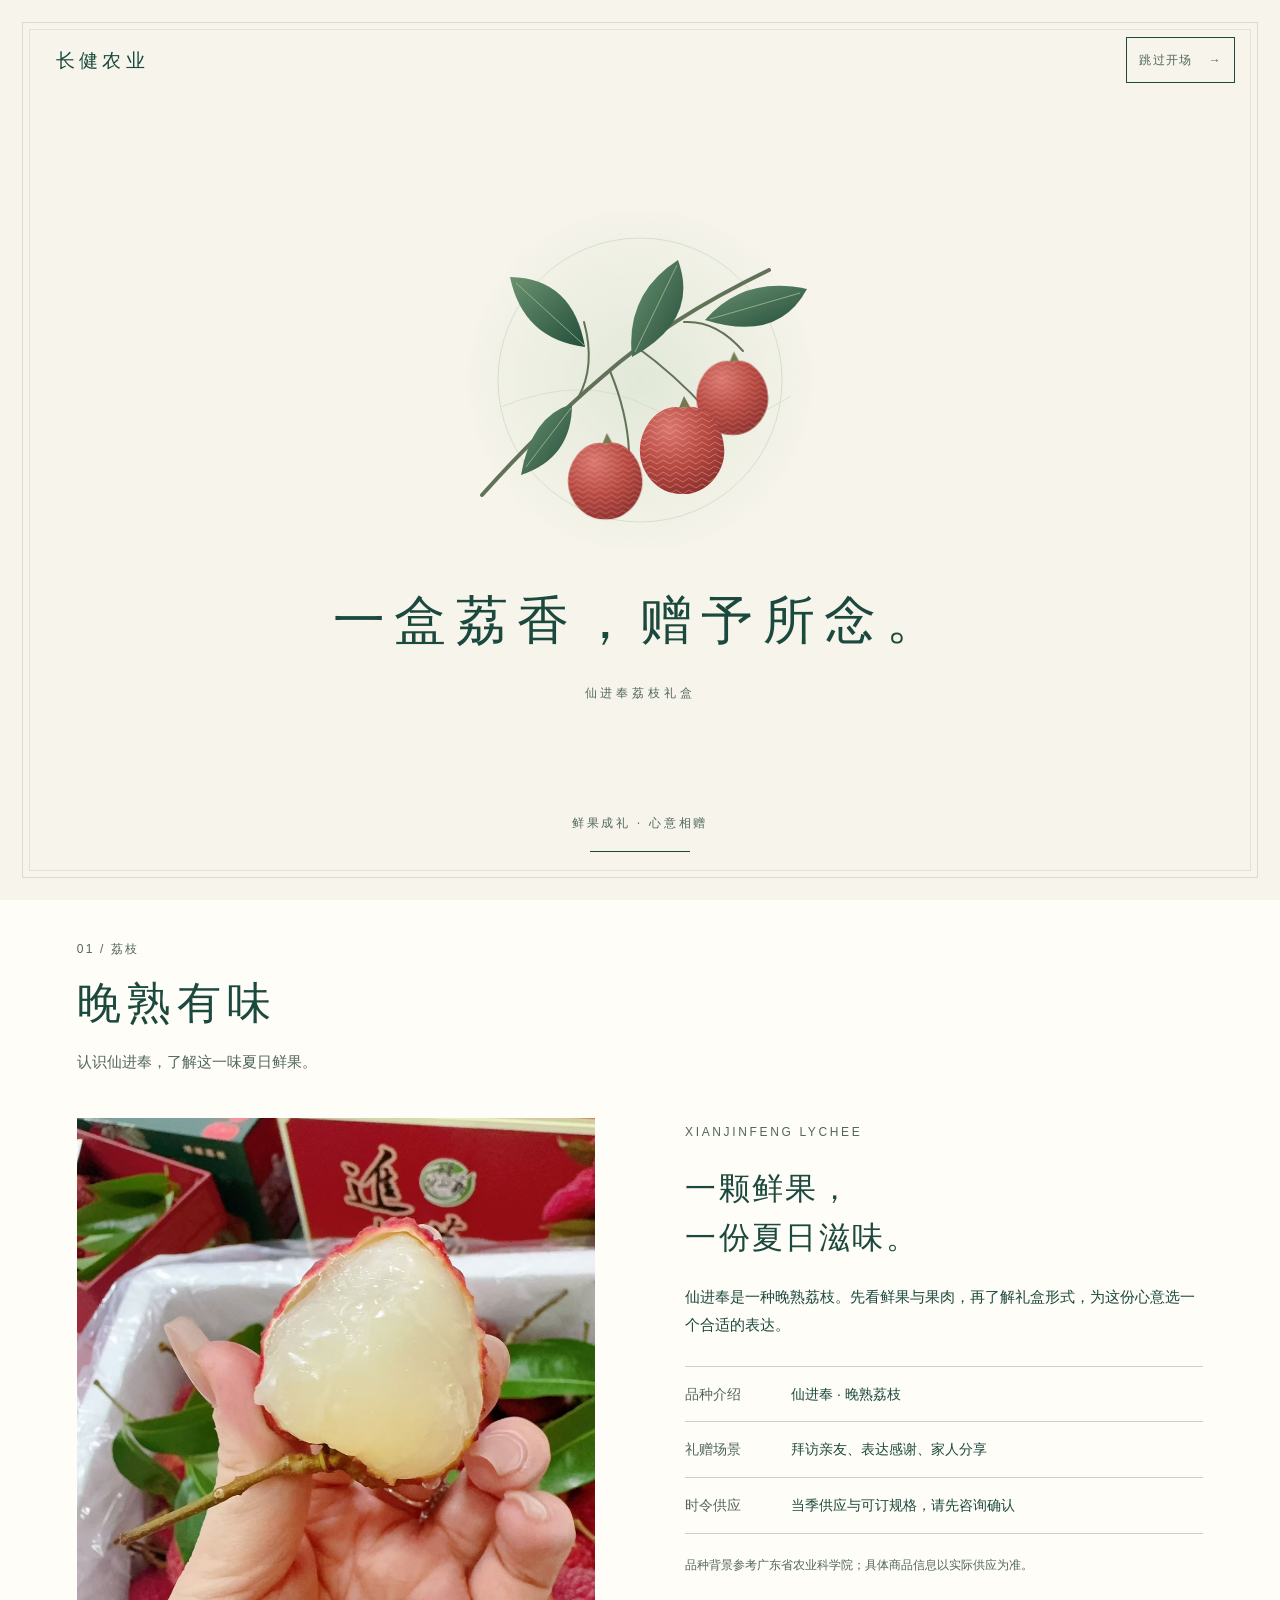
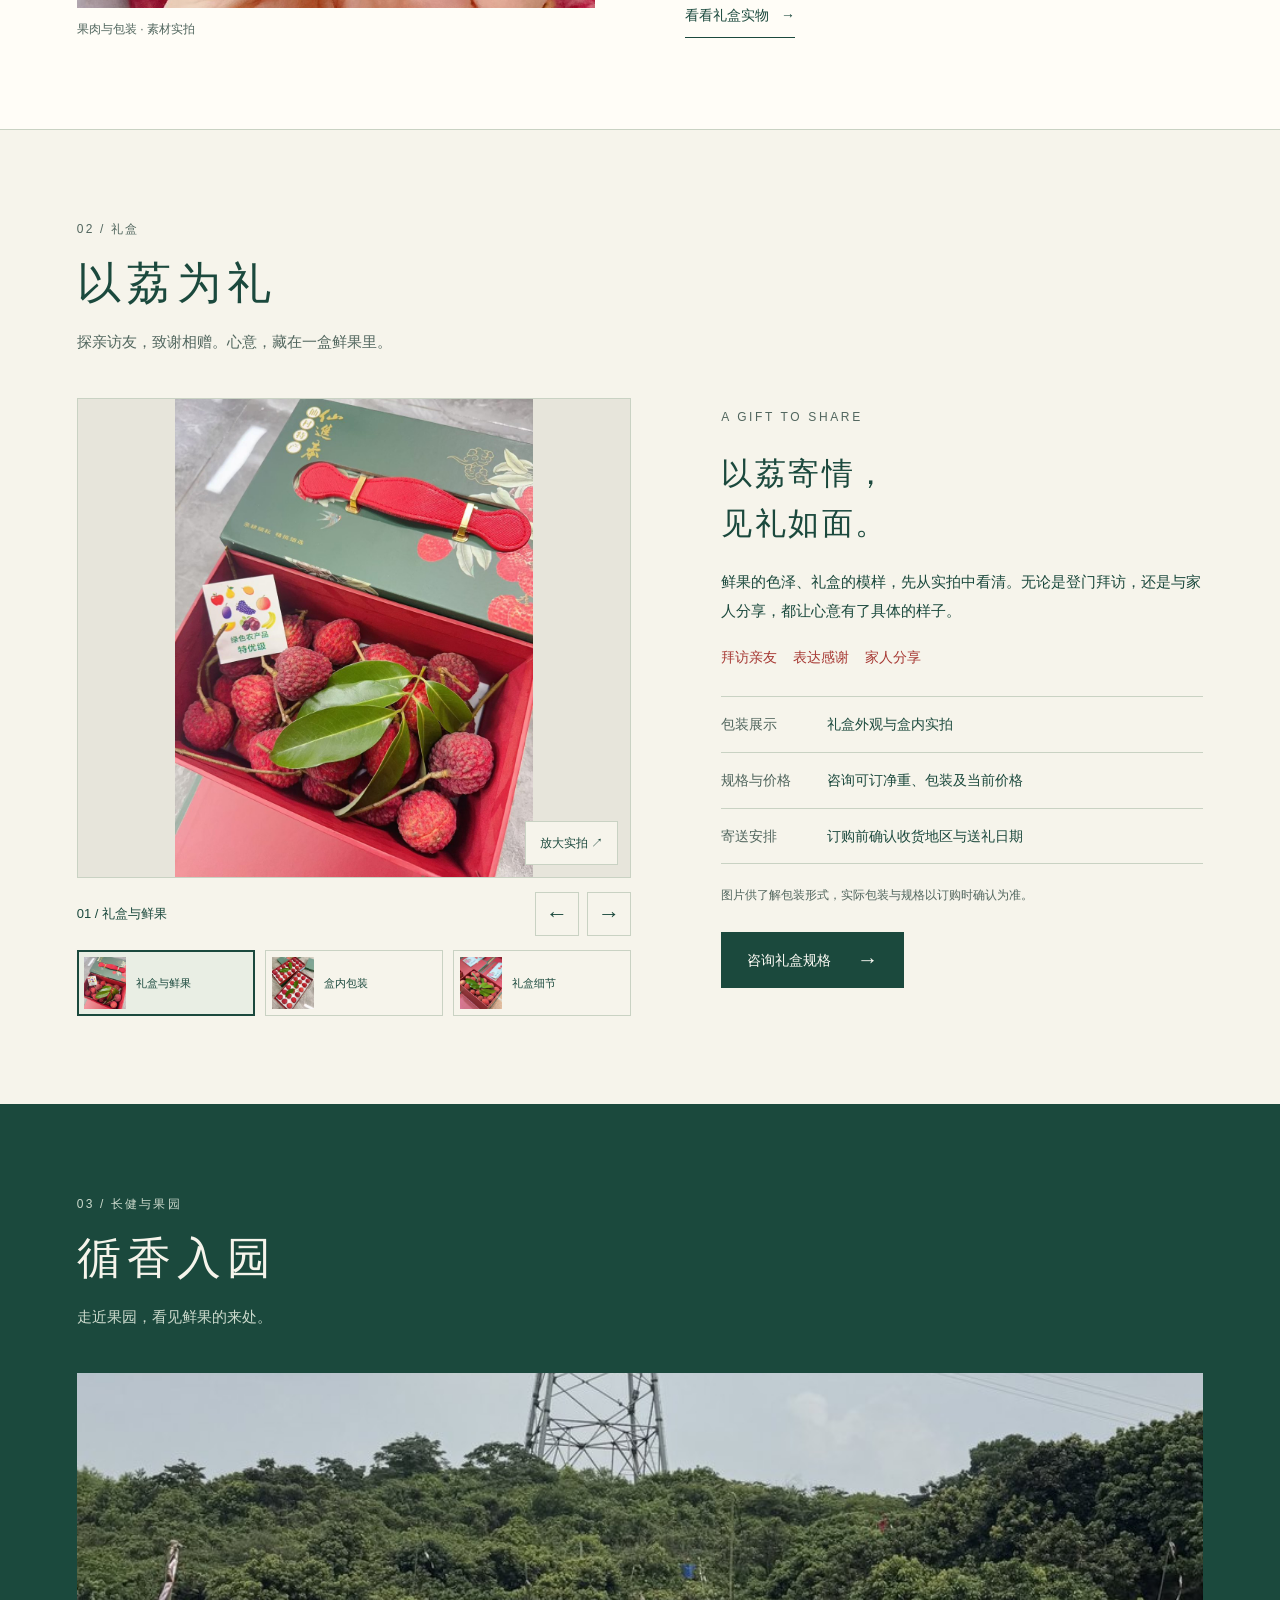
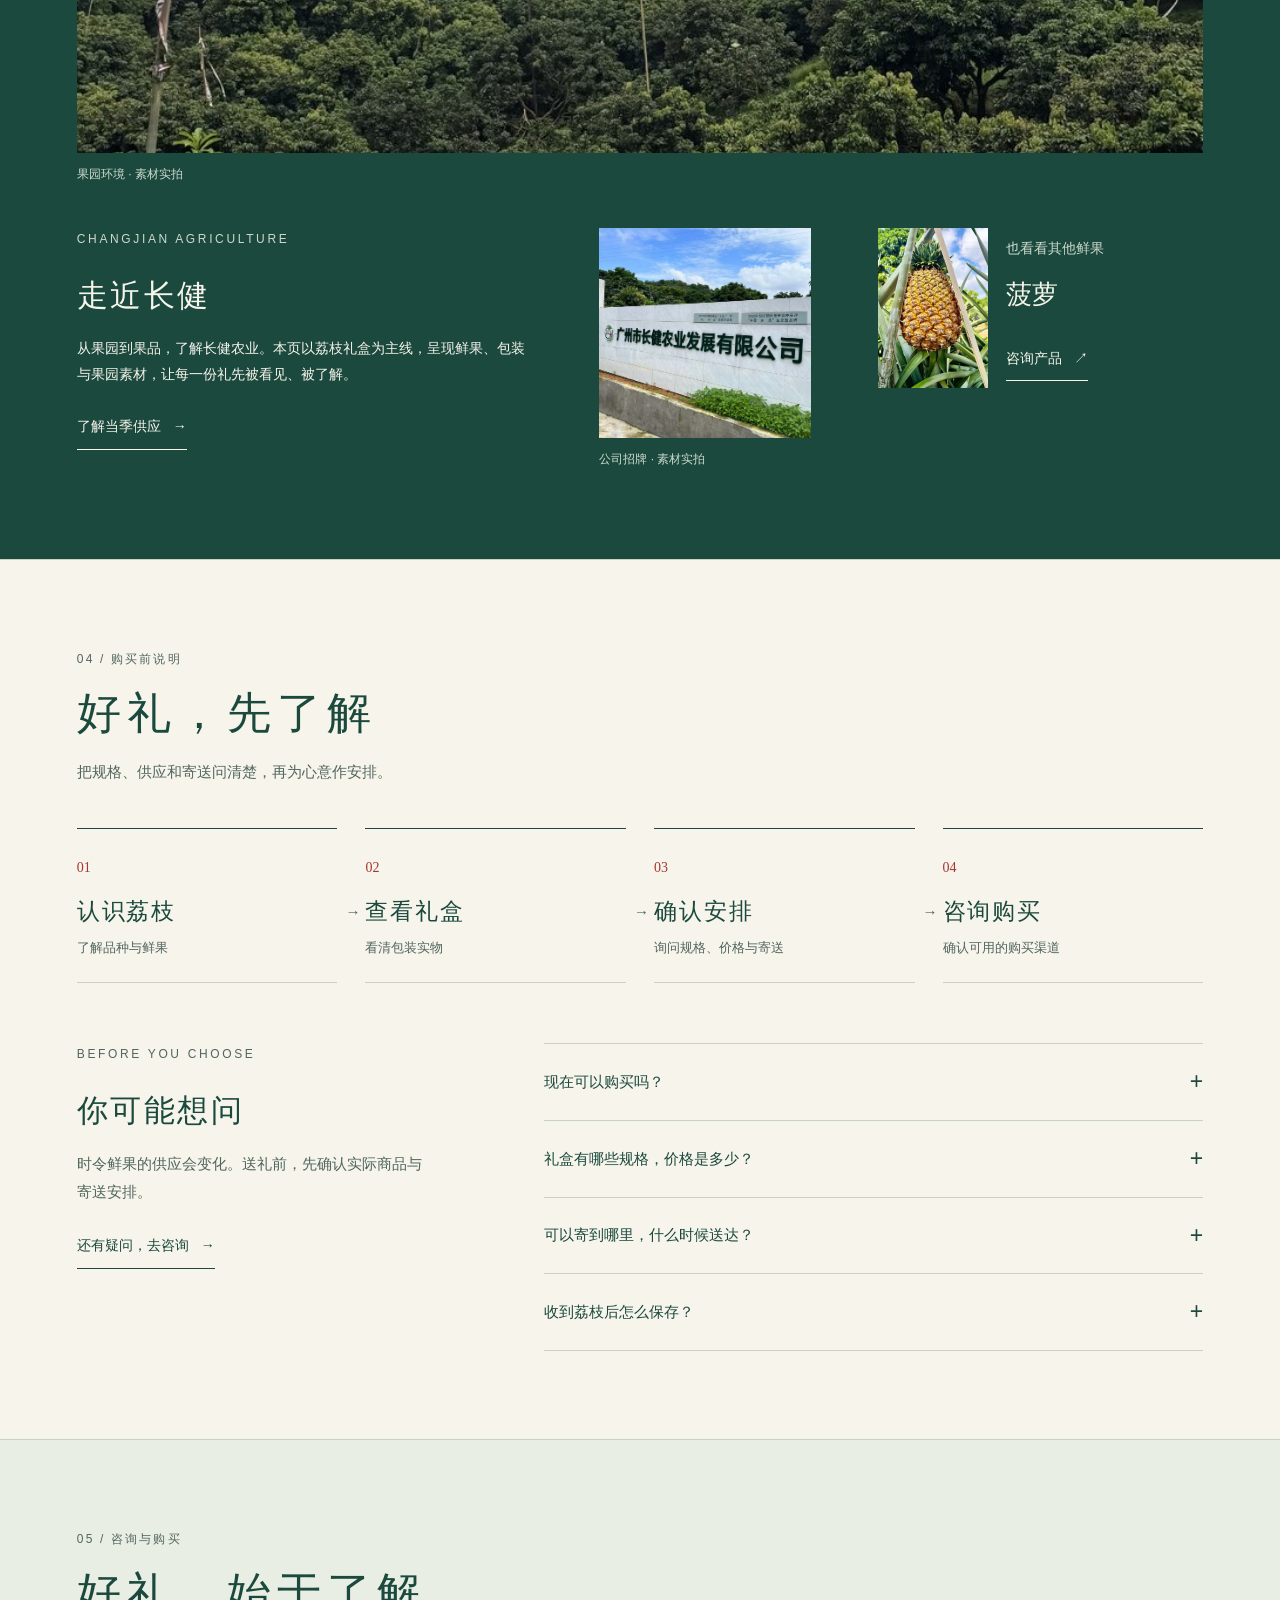
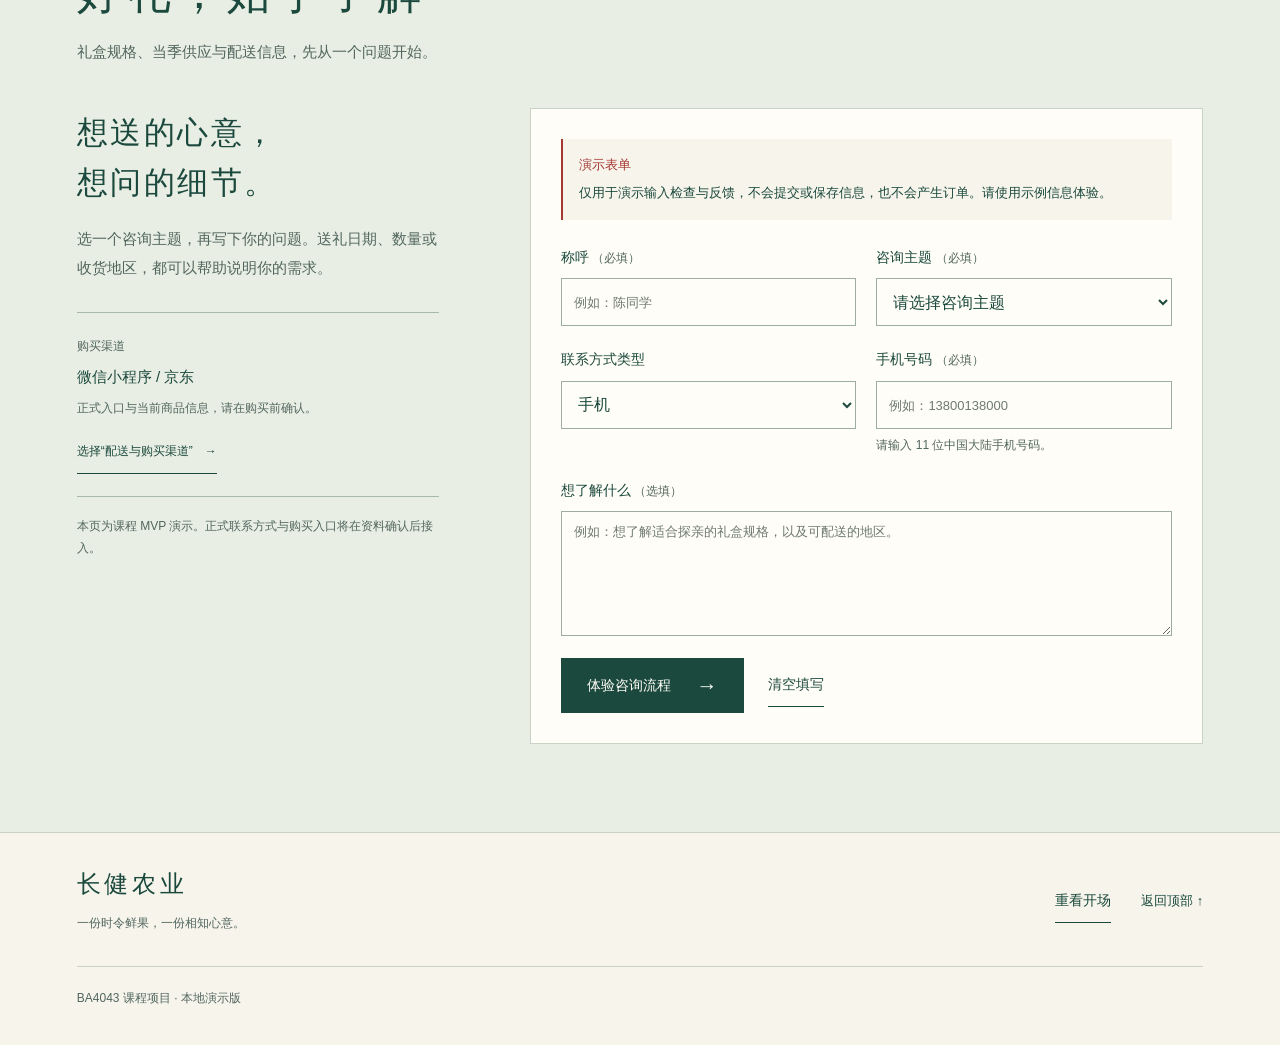
<file: 版本档案/网页开发版本/mvp/index.html>
<!doctype html>
<html lang="zh-CN">
<head>
  <meta charset="utf-8">
  <meta name="viewport" content="width=device-width, initial-scale=1">
  <meta name="description" content="长健农业荔枝礼盒展示：认识仙进奉，查看礼盒实拍，了解购买前需要确认的信息。">
  <title>长健农业 · 一盒荔香，赠予所念</title>
  <link rel="preload" as="image" href="assets/web/lychee-branch.jpg">
  <link rel="stylesheet" href="styles.css">
  <script src="script.js" defer></script>
</head>
<body id="top">
  <div id="site">
    <a class="skip-link" href="#main">跳到主要内容</a>
    <header class="header">
      <div class="container header-inner">
        <a class="brand" href="#top" aria-label="长健农业，返回首页顶部">
          <span class="seal" aria-hidden="true">荔</span>
          <span><span class="brand-name">长健农业</span><span class="brand-en">CHANGJIAN AGRICULTURE</span></span>
        </a>
        <button class="menu-button" id="menu-toggle" aria-expanded="false" aria-controls="main-nav" type="button" hidden>菜单 <span aria-hidden="true">☰</span></button>
        <nav class="nav" id="main-nav" aria-label="主导航">
          <a href="#lychee">荔枝</a><a href="#gift">礼盒</a><a href="#orchard">长健与果园</a><a href="#guide">购买前说明</a><a class="nav-action" href="#enquiry">咨询产品 <span aria-hidden="true">↗</span></a>
        </nav>
      </div>
    </header>

    <main id="main">
      <section class="hero container" aria-labelledby="hero-title">
        <div class="hero-copy">
          <p class="eyebrow">鲜果成礼 · 心意相赠</p>
          <h1 id="hero-title" tabindex="-1"><span>一盒荔香，</span><span>赠予所念。</span></h1>
          <p class="subtitle">长健农业 · 仙进奉荔枝礼盒</p>
          <p class="lead">把一份时令鲜果，送给心上牵挂的人。</p>
          <div class="actions"><a class="button" href="#gift">查看礼盒 <span aria-hidden="true">→</span></a><a class="text-link" href="#enquiry">咨询产品 <span aria-hidden="true">↗</span></a></div>
          <p class="hero-note">亲友相赠 / 家人分享</p>
        </div>
        <figure class="hero-photo">
          <img src="assets/web/lychee-branch.jpg" alt="绿叶间挂着一簇红色荔枝" width="1004" height="1280" fetchpriority="high">
          <span class="photo-mark" aria-hidden="true">荔香有时 · 心意无尽</span>
          <figcaption><span>荔枝挂果 · 素材实拍</span><span>一味夏日鲜果</span></figcaption>
        </figure>
      </section>

      <section class="section product-section" id="lychee" aria-labelledby="lychee-title">
        <div class="container">
          <div class="section-heading"><p class="section-index">01 / 荔枝</p><h2 id="lychee-title">晚熟有味</h2><p>认识仙进奉，了解这一味夏日鲜果。</p></div>
          <div class="split product-layout">
            <figure class="product-photo"><img src="assets/web/lychee-flesh.jpg" alt="剥开的荔枝果肉与礼盒包装实拍" width="960" height="1280" loading="lazy"><figcaption>果肉与包装 · 素材实拍</figcaption></figure>
            <div class="product-copy">
              <p class="eyebrow">XIANJINFENG LYCHEE</p>
              <h3>一颗鲜果，<br>一份夏日滋味。</h3>
              <p>仙进奉是一种晚熟荔枝。先看鲜果与果肉，再了解礼盒形式，为这份心意选一个合适的表达。</p>
              <dl class="info-list"><div><dt>品种介绍</dt><dd>仙进奉 · 晚熟荔枝</dd></div><div><dt>礼赠场景</dt><dd>拜访亲友、表达感谢、家人分享</dd></div><div><dt>时令供应</dt><dd>当季供应与可订规格，请先咨询确认</dd></div></dl>
              <p class="source-note">品种背景参考广东省农业科学院；具体商品信息以实际供应为准。</p>
              <a class="text-link" href="#gift">看看礼盒实物 <span aria-hidden="true">→</span></a>
            </div>
          </div>
        </div>
      </section>

      <section class="section gift-section" id="gift" aria-labelledby="gift-title">
        <div class="container">
          <div class="section-heading"><p class="section-index">02 / 礼盒</p><h2 id="gift-title">以荔为礼</h2><p>探亲访友，致谢相赠。心意，藏在一盒鲜果里。</p></div>
          <div class="split gift-layout">
            <div class="gallery" aria-label="礼盒实拍展示">
              <div class="gallery-stage" id="gallery-stage">
                <figure class="gallery-slide" data-caption="01 / 礼盒与鲜果" data-alt="绿色礼盒、红色提手与盒内荔枝"><img src="assets/web/gift-box.jpg" alt="绿色礼盒、红色提手与盒内荔枝" width="960" height="1280" loading="lazy"></figure>
                <figure class="gallery-slide" data-caption="02 / 盒内包装" data-alt="打开的礼盒与分格摆放的荔枝" hidden><img src="assets/web/gift-inside.jpg" alt="打开的礼盒与分格摆放的荔枝" width="960" height="1280" loading="lazy"></figure>
                <figure class="gallery-slide" data-caption="03 / 礼盒细节" data-alt="礼盒近景中的荔枝、绿叶与包装卡片" hidden><img src="assets/web/gift-detail.jpg" alt="礼盒近景中的荔枝、绿叶与包装卡片" width="960" height="1280" loading="lazy"></figure>
                <button class="photo-expand" id="photo-expand" type="button" hidden>放大实拍 <span aria-hidden="true">↗</span></button>
              </div>
              <div class="gallery-controls" id="gallery-controls" hidden>
                <p id="gallery-caption" aria-live="polite" aria-atomic="true">01 / 礼盒与鲜果</p>
                <div class="gallery-buttons"><button class="icon-button" id="gallery-prev" type="button" aria-label="上一张礼盒照片">←</button><button class="icon-button" id="gallery-next" type="button" aria-label="下一张礼盒照片">→</button></div>
              </div>
              <div class="gallery-thumbs" id="gallery-thumbs" hidden>
                <button type="button" data-slide="0" aria-label="查看礼盒与鲜果照片" aria-pressed="true"><img src="assets/web/gift-box.jpg" alt="" width="960" height="1280" loading="lazy"><span>礼盒与鲜果</span></button>
                <button type="button" data-slide="1" aria-label="查看盒内包装照片" aria-pressed="false"><img src="assets/web/gift-inside.jpg" alt="" width="960" height="1280" loading="lazy"><span>盒内包装</span></button>
                <button type="button" data-slide="2" aria-label="查看礼盒细节照片" aria-pressed="false"><img src="assets/web/gift-detail.jpg" alt="" width="960" height="1280" loading="lazy"><span>礼盒细节</span></button>
              </div>
              <noscript><p class="source-note">开启 JavaScript 后可切换或放大礼盒照片。</p></noscript>
            </div>
            <div class="gift-copy">
              <p class="eyebrow">A GIFT TO SHARE</p><h3>以荔寄情，<br>见礼如面。</h3>
              <p>鲜果的色泽、礼盒的模样，先从实拍中看清。无论是登门拜访，还是与家人分享，都让心意有了具体的样子。</p>
              <div class="gift-occasions"><span>拜访亲友</span><span>表达感谢</span><span>家人分享</span></div>
              <dl class="info-list"><div><dt>包装展示</dt><dd>礼盒外观与盒内实拍</dd></div><div><dt>规格与价格</dt><dd>咨询可订净重、包装及当前价格</dd></div><div><dt>寄送安排</dt><dd>订购前确认收货地区与送礼日期</dd></div></dl>
              <p class="source-note">图片供了解包装形式，实际包装与规格以订购时确认为准。</p>
              <a class="button" href="#enquiry" data-topic="礼盒规格">咨询礼盒规格 <span aria-hidden="true">→</span></a>
            </div>
          </div>
        </div>
      </section>

      <section class="section orchard-section" id="orchard" aria-labelledby="orchard-title">
        <div class="container">
          <div class="section-heading"><p class="section-index">03 / 长健与果园</p><h2 id="orchard-title">循香入园</h2><p>走近果园，看见鲜果的来处。</p></div>
          <figure class="orchard-photo"><img src="assets/web/orchard.jpg" alt="现有素材中的果园树木与绿色山野" width="960" height="1280" loading="lazy"><figcaption>果园环境 · 素材实拍</figcaption></figure>
          <div class="orchard-story">
            <div><p class="eyebrow">CHANGJIAN AGRICULTURE</p><h3>走近长健</h3><p>从果园到果品，了解长健农业。本页以荔枝礼盒为主线，呈现鲜果、包装与果园素材，让每一份礼先被看见、被了解。</p><a class="text-link" href="#enquiry" data-topic="当季供应">了解当季供应 <span aria-hidden="true">→</span></a></div>
            <figure class="company-photo"><img src="assets/web/company.jpg" alt="广州市长健农业发展有限公司招牌实拍" width="960" height="1280" loading="lazy"><figcaption>公司招牌 · 素材实拍</figcaption></figure>
            <div class="other-fruit"><img src="assets/web/pineapple.jpg" alt="植株上的菠萝实拍" width="960" height="1280" loading="lazy"><div><p class="small-label">也看看其他鲜果</p><h4>菠萝</h4><a class="text-link" href="#enquiry" data-topic="其他咨询">咨询产品 <span aria-hidden="true">↗</span></a></div></div>
          </div>
        </div>
      </section>

      <section class="section guide-section" id="guide" aria-labelledby="guide-title">
        <div class="container">
          <div class="section-heading"><p class="section-index">04 / 购买前说明</p><h2 id="guide-title">好礼，先了解</h2><p>把规格、供应和寄送问清楚，再为心意作安排。</p></div>
          <ol class="journey"><li><span>01</span><h3>认识荔枝</h3><p>了解品种与鲜果</p></li><li><span>02</span><h3>查看礼盒</h3><p>看清包装实物</p></li><li><span>03</span><h3>确认安排</h3><p>询问规格、价格与寄送</p></li><li><span>04</span><h3>咨询购买</h3><p>确认可用的购买渠道</p></li></ol>
          <div class="faq-layout">
            <div class="faq-intro"><p class="eyebrow">BEFORE YOU CHOOSE</p><h3>你可能想问</h3><p>时令鲜果的供应会变化。送礼前，先确认实际商品与寄送安排。</p><a class="text-link" href="#enquiry">还有疑问，去咨询 <span aria-hidden="true">→</span></a></div>
            <div class="faq">
              <details><summary>现在可以购买吗？<span aria-hidden="true">+</span></summary><p>荔枝是时令鲜果，具体供应时间与是否可订请先确认。本页不表示当前有现货。</p></details>
              <details><summary>礼盒有哪些规格，价格是多少？<span aria-hidden="true">+</span></summary><p>请在咨询时确认当前可订的净重、包装形式与价格，并以实际购买渠道展示的信息为准。</p></details>
              <details><summary>可以寄到哪里，什么时候送达？<span aria-hidden="true">+</span></summary><p>配送范围、包装方式与预计到达时间需要按收货地区确认。若有指定送礼日期，请在订购前说明。</p></details>
              <details><summary>收到荔枝后怎么保存？<span aria-hidden="true">+</span></summary><p>鲜荔枝不宜久放。按需要购买，收到后及时冷藏并尽早食用；具体以实际商品的保存说明为准。</p></details>
            </div>
          </div>
        </div>
      </section>

      <section class="section enquiry-section" id="enquiry" aria-labelledby="enquiry-title">
        <div class="container">
          <div class="section-heading"><p class="section-index">05 / 咨询与购买</p><h2 id="enquiry-title">好礼，始于了解</h2><p>礼盒规格、当季供应与配送信息，先从一个问题开始。</p></div>
          <div class="enquiry-layout">
            <div class="enquiry-copy"><h3>想送的心意，<br>想问的细节。</h3><p>选一个咨询主题，再写下你的问题。送礼日期、数量或收货地区，都可以帮助说明你的需求。</p>
              <div class="channel-info"><p class="small-label">购买渠道</p><p>微信小程序 / 京东</p><p class="source-note">正式入口与当前商品信息，请在购买前确认。</p><button type="button" class="text-link" id="channel-enquiry" hidden>选择“配送与购买渠道” <span aria-hidden="true">→</span></button></div>
              <p class="local-note">本页为课程 MVP 演示。正式联系方式与购买入口将在资料确认后接入。</p>
            </div>
            <form id="enquiry-form" novalidate aria-describedby="demo-note">
              <p class="demo-note" id="demo-note"><strong>演示表单</strong>仅用于演示输入检查与反馈，不会提交或保存信息，也不会产生订单。请使用示例信息体验。</p>
              <noscript><p>开启 JavaScript 后可以体验演示表单；当前表单不可提交。</p></noscript>
              <fieldset id="enquiry-fields" disabled>
                <legend class="sr-only">咨询信息</legend>
                <div class="form-grid">
                  <div class="field"><label for="customer-name">称呼 <span>（必填）</span></label><input id="customer-name" name="customer-name" type="text" maxlength="50" required autocomplete="off" aria-describedby="name-error" placeholder="例如：陈同学"><p class="field-error" id="name-error" hidden></p></div>
                  <div class="field"><label for="topic">咨询主题 <span>（必填）</span></label><select id="topic" name="topic" required aria-describedby="topic-error"><option value="">请选择咨询主题</option><option>礼盒规格</option><option>当季供应</option><option>配送与购买渠道</option><option>其他咨询</option></select><p class="field-error" id="topic-error" hidden></p></div>
                  <div class="field"><label for="contact-method">联系方式类型</label><select id="contact-method" name="contact-method"><option value="phone">手机</option><option value="email">邮箱</option></select></div>
                  <div class="field"><label for="contact" id="contact-label">手机号码 <span>（必填）</span></label><input id="contact" name="contact" type="tel" inputmode="tel" maxlength="100" required autocomplete="off" aria-describedby="contact-help contact-error" placeholder="例如：13800138000"><p class="field-help" id="contact-help">请输入 11 位中国大陆手机号码。</p><p class="field-error" id="contact-error" hidden></p></div>
                  <div class="field field-full"><label for="message">想了解什么 <span>（选填）</span></label><textarea id="message" name="message" rows="4" maxlength="300" placeholder="例如：想了解适合探亲的礼盒规格，以及可配送的地区。"></textarea></div>
                </div>
                <div class="form-actions"><button class="button" type="submit">体验咨询流程 <span aria-hidden="true">→</span></button><button class="text-link" type="reset">清空填写</button></div>
              </fieldset>
              <p class="form-feedback" id="form-feedback" role="status" aria-live="polite" aria-atomic="true" hidden></p>
            </form>
          </div>
        </div>
      </section>
    </main>
    <footer class="footer"><div class="container footer-inner"><div><span class="footer-brand">长健农业</span><p>一份时令鲜果，一份相知心意。</p></div><div class="footer-links"><button class="text-link" id="replay" type="button" hidden>重看开场</button><a href="#top">返回顶部 ↑</a></div><p class="footer-note">BA4043 课程项目 · 本地演示版</p></div></footer>
  </div>

  <section class="intro" id="intro" role="dialog" aria-modal="true" aria-label="长健农业品牌开场" hidden>
    <div class="intro-brand" aria-hidden="true">长健农业</div>
    <button class="skip" id="skip" type="button">跳过开场 <span aria-hidden="true">→</span></button>
    <div class="intro-scene" aria-hidden="true">
      <svg class="art" viewBox="0 0 480 370" xmlns="http://www.w3.org/2000/svg">
        <defs>
          <radialGradient id="wash"><stop stop-color="#dce5d3" stop-opacity=".8"/><stop offset="1" stop-color="#dce5d3" stop-opacity="0"/></radialGradient>
          <linearGradient id="leaf" x2="1" y2="1"><stop stop-color="#6b9270"/><stop offset="1" stop-color="#244e3b"/></linearGradient>
          <radialGradient id="red" cx=".35" cy=".25" r=".8"><stop stop-color="#da7770"/><stop offset=".55" stop-color="#b64942"/><stop offset="1" stop-color="#8e302f"/></radialGradient>
          <pattern id="skin" width="13" height="12" patternUnits="userSpaceOnUse"><path d="M0 5L6 1L13 5M0 11L6 7L13 11" fill="none" stroke="#f7ba9e" stroke-width=".75" opacity=".55"/></pattern>
          <path id="fruit-shape" d="M0-39C18-46 40-24 41 0C44 24 23 48 0 47C-26 48-45 24-43 0C-41-23-22-45 0-39Z"/>
        </defs>
        <g class="halo"><circle cx="240" cy="185" r="175" fill="url(#wash)"/><circle cx="240" cy="185" r="142" fill="none" stroke="#c5d0b8" stroke-width=".6"/><path d="M101 212Q185 177 251 213T391 201" fill="none" stroke="#ccd6c2" stroke-width=".6"/></g>
        <g fill="none" stroke="#627258" stroke-linecap="round" stroke-linejoin="round">
          <path class="branch" d="M82 300Q142 233 202 182Q266 125 369 75" stroke-width="4"/>
          <path class="branch" d="M178 203Q196 171 184 127M238 153Q274 179 307 215M284 127Q316 125 343 156M210 176Q227 217 229 256" stroke-width="2"/>
        </g>
        <g class="leaf" style="--delay:.4s"><path d="M185 152Q123 144 110 82Q173 83 185 152Z" fill="url(#leaf)"/><path d="M116 88L184 150" stroke="#a6bd91" stroke-width=".8" fill="none"/></g>
        <g class="leaf" style="--delay:.6s"><path d="M232 162Q225 99 278 65Q300 125 232 162Z" fill="url(#leaf)"/><path d="M235 157L277 70" stroke="#a6bd91" stroke-width=".8" fill="none"/></g>
        <g class="leaf" style="--delay:.8s"><path d="M305 125Q344 80 407 94Q378 148 305 125Z" fill="url(#leaf)"/><path d="M310 124L400 98" stroke="#a6bd91" stroke-width=".8" fill="none"/></g>
        <g class="leaf" style="--delay:1s"><path d="M172 209Q131 221 121 280Q172 263 172 209Z" fill="url(#leaf)"/><path d="M171 213L126 272" stroke="#a6bd91" stroke-width=".8" fill="none"/></g>
        <g transform="translate(333 200) scale(.85)"><g class="fruit" style="--delay:.9s"><use href="#fruit-shape" fill="url(#red)"/><use href="#fruit-shape" fill="url(#skin)"/><path d="M-4-39L1-51L7-40" fill="#777850"/></g></g>
        <g transform="translate(283 252)"><g class="fruit" style="--delay:1.05s"><use href="#fruit-shape" fill="url(#red)"/><use href="#fruit-shape" fill="url(#skin)"/><path d="M-4-39L1-51L7-40" fill="#777850"/></g></g>
        <g transform="translate(206 283) scale(.88)"><g class="fruit" style="--delay:1.2s"><use href="#fruit-shape" fill="url(#red)"/><use href="#fruit-shape" fill="url(#skin)"/><path d="M-4-39L1-51L7-40" fill="#777850"/></g></g>
      </svg>
      <p class="intro-title"><span>一盒荔香，</span><span>赠予所念。</span></p>
      <p class="intro-product">仙进奉荔枝礼盒</p>
    </div>
    <div class="intro-bottom" aria-hidden="true">鲜果成礼 · 心意相赠<div class="progress"></div></div>
  </section>

  <dialog class="photo-dialog" id="photo-dialog" aria-labelledby="dialog-title">
    <div class="dialog-header"><h2 id="dialog-title">礼盒与鲜果</h2><button class="icon-button" id="close-photo" type="button" aria-label="关闭照片">×</button></div>
    <img id="dialog-photo" src="assets/web/gift-box.jpg" alt="绿色礼盒、红色提手与盒内荔枝" width="960" height="1280">
    <p class="source-note">礼盒实拍 · 实际包装与规格以订购时确认为准</p>
  </dialog>
</body>
</html>
</file>
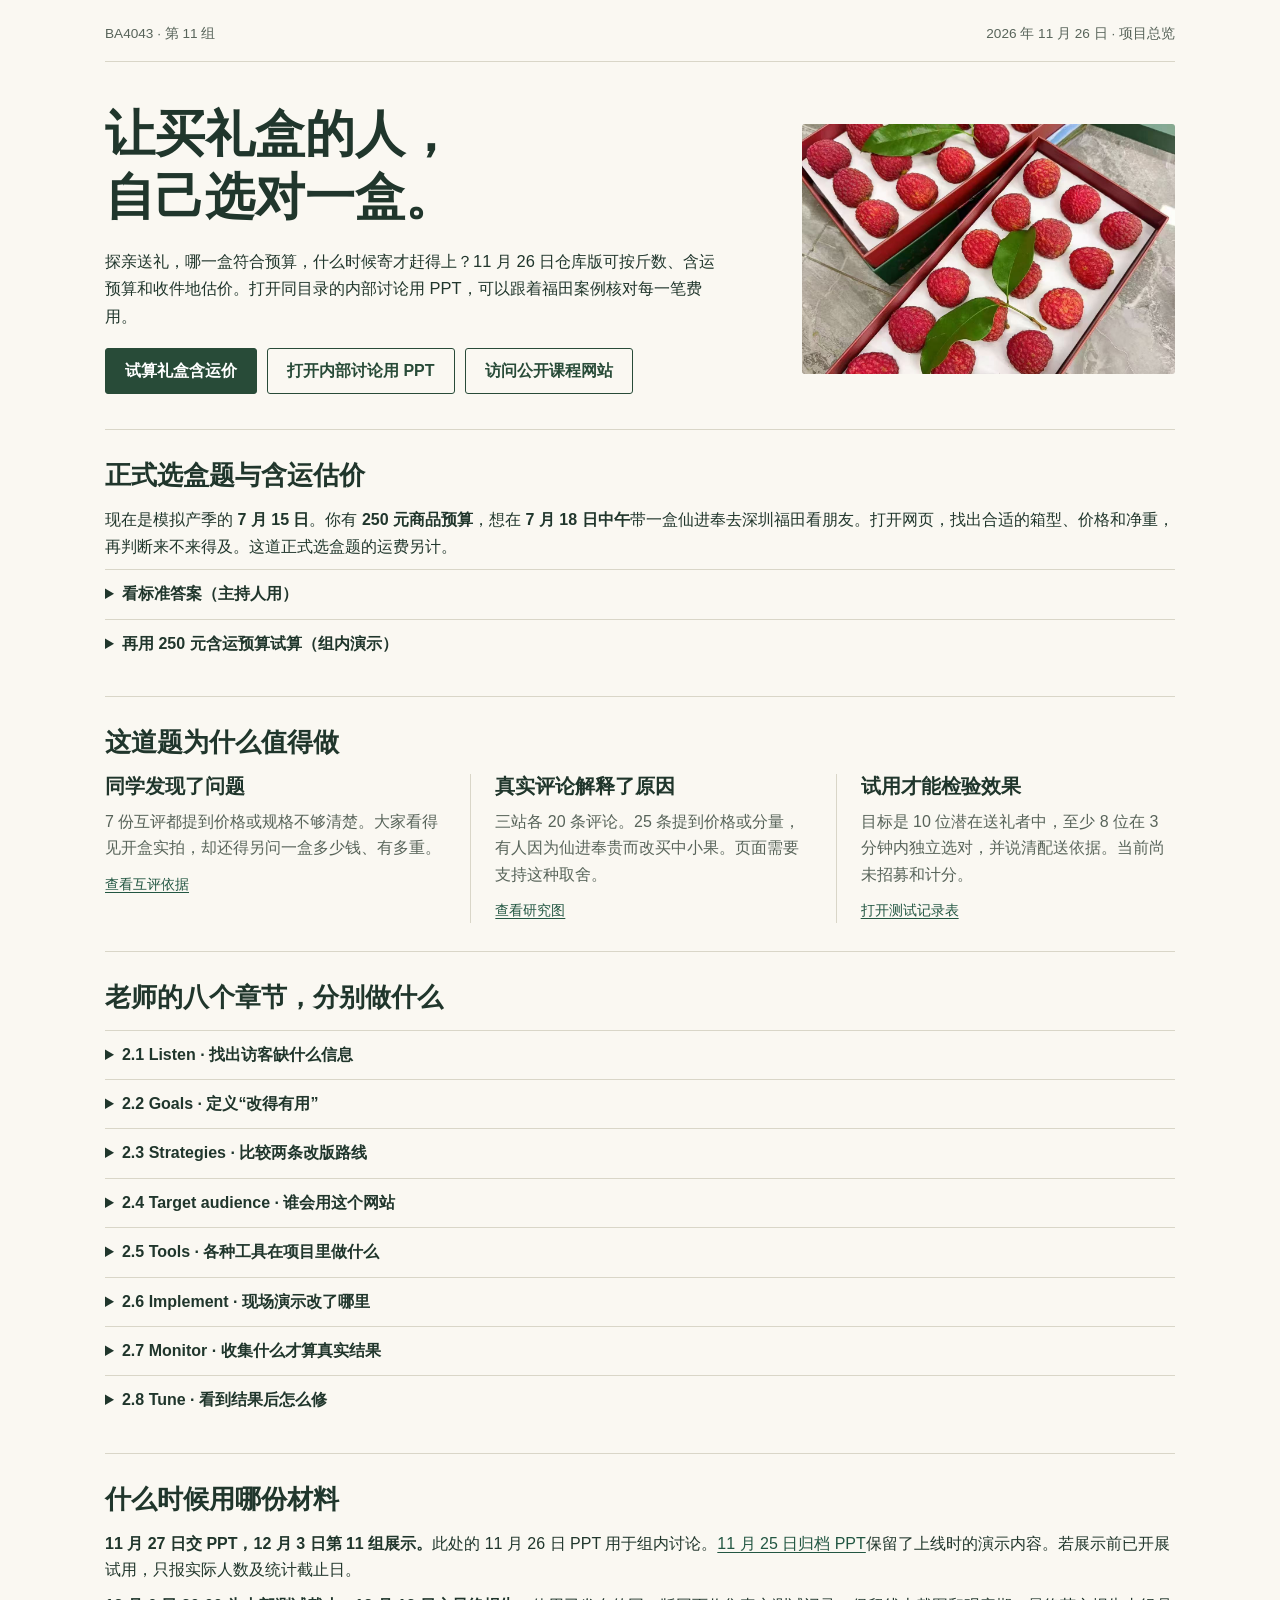
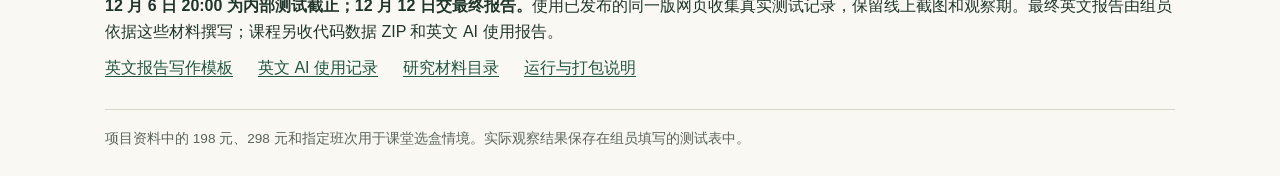
<file: 从这里开始.html>
<!doctype html>
<html lang="zh-CN">
<head>
<meta charset="utf-8">
<meta name="viewport" content="width=device-width,initial-scale=1">
<title>我们在做什么 · 长健农业礼盒网站改版</title>
<style>
:root{--ink:#20362c;--green:#284b38;--paper:#faf8f2;--line:#d9d6c8;--muted:#58645a}
*{box-sizing:border-box}body{margin:0;color:var(--ink);background:var(--paper);font:16px/1.65 "Microsoft YaHei","PingFang SC",sans-serif}main,header,footer{width:min(1070px,90%);margin:auto}
header{display:flex;justify-content:space-between;gap:16px;padding:23px 0 16px;border-bottom:1px solid var(--line);font-size:.85rem;color:var(--muted)}.hero{display:grid;grid-template-columns:1.25fr .75fr;gap:7%;align-items:center;padding:42px 0 35px}
h1,h2,h3{font-family:"Songti SC","STSong","SimSun",serif;color:var(--ink);margin:0;line-height:1.3}h1{font-size:clamp(2rem,3.9vw,3.2rem);line-height:1.26}.intro{font-size:1.03rem;max-width:41em;margin:18px 0}.hero img{width:100%;max-height:250px;object-fit:cover;border-radius:3px}.actions{display:flex;flex-wrap:wrap;gap:10px}.button{display:inline-block;padding:9px 19px;border:1px solid var(--green);text-decoration:none;font-weight:600;border-radius:3px}.primary{background:var(--green);color:#fff}.secondary{color:var(--green)}a{color:#225642;text-underline-offset:3px}a:focus-visible,summary:focus-visible{outline:3px solid #ae5f28;outline-offset:3px}
.section{border-top:1px solid var(--line);padding:28px 0}h2{font-size:1.65rem;margin-bottom:15px}.steps{display:grid;grid-template-columns:repeat(3,1fr);gap:26px}.step+.step{border-left:1px solid var(--line);padding-left:24px}h3{font-size:1.22rem}p{margin:9px 0}.step p,.quiet{color:var(--muted)}.step a{font-size:.9rem}.facts{background:#edf1e8;border-left:3px solid #47654c;padding:12px 17px;margin:20px 0 0}
details{border-top:1px solid var(--line);padding:11px 0}summary{font-weight:600;cursor:pointer}details p{max-width:900px;color:var(--muted);margin:8px 0 2px}.resources{display:flex;gap:12px 25px;flex-wrap:wrap}footer{font-size:.85rem;color:var(--muted);border-top:1px solid var(--line);padding:18px 0 26px}
@media(max-width:700px){.hero{grid-template-columns:1fr;gap:18px;padding:24px 0}.hero img{max-height:165px}.steps{grid-template-columns:1fr;gap:15px}.step+.step{border-left:0;border-top:1px solid var(--line);padding:14px 0 0}.section{padding:20px 0}header{font-size:.75rem}h2{font-size:1.4rem}}
</style>
</head>
<body>
<header><span>BA4043 · 第 11 组</span><span>2026 年 11 月 26 日 · 项目总览</span></header>
<main>
<div class="hero">
 <div><h1>让买礼盒的人，<br>自己选对一盒。</h1>
 <p class="intro">探亲送礼，哪一盒符合预算，什么时候寄才赶得上？11 月 26 日仓库版可按斤数、含运预算和收件地估价。打开同目录的内部讨论用 PPT，可以跟着福田案例核对每一笔费用。</p>
 <div class="actions"><a class="button primary" href="网页/index.html#gift-estimator">试算礼盒含运价</a><a class="button secondary" href="课堂展示.pptx">打开内部讨论用 PPT</a><a class="button secondary" href="https://changjian.86.53.181.46.sslip.io/">访问公开课程网站</a></div></div>
 <img src="礼赠画册/礼盒内部实拍.jpg" alt="长健农业原项目实拍，打开后的礼盒中荔枝分格摆放">
</div>
<section class="section"><h2>正式选盒题与含运估价</h2>
<p>现在是模拟产季的 <strong>7 月 15 日</strong>。你有 <strong>250 元商品预算</strong>，想在 <strong>7 月 18 日中午</strong>带一盒仙进奉去深圳福田看朋友。打开网页，找出合适的箱型、价格和净重，再判断来不来得及。这道正式选盒题的运费另计。</p>
<details><summary>看标准答案（主持人用）</summary><p>雅礼装 198 元，净重 1.5 kg。家宴装 298 元，超过预算。情境中 7 月 16 日下午从广州增城揽收，深圳福田预计 7 月 17 日到，能赶上 18 日中午的探访。箱价、规格和班次均为课堂模拟。</p></details>
<details><summary>再用 250 元含运预算试算（组内演示）</summary><p>在<a href="网页/index.html#gift-estimator">含运估价页</a>选深圳福田，输入 3 斤。雅礼装的 1.5 kg 是净果重量，演示按 2.5 kg 计费、800 公里以内估算。198 元商品加 16 元基础运费、6 元包材和 3 元保鲜费，预估合计 223 元。实际寄件时须向承运方核价。</p></details>
</section>
<section class="section"><h2>这道题为什么值得做</h2><div class="steps">
<div class="step"><h3>同学发现了问题</h3><p>7 份互评都提到价格或规格不够清楚。大家看得见开盒实拍，却还得另问一盒多少钱、有多重。</p><a href="研究与测试/BA4043-评论采集/小组互评与网页改版.md">查看互评依据</a></div>
<div class="step"><h3>真实评论解释了原因</h3><p>三站各 20 条评论。25 条提到价格或分量，有人因为仙进奉贵而改买中小果。页面需要支持这种取舍。</p><a href="研究与测试/BA4043-用户需求分析/社区评论主题分布.png">查看研究图</a></div>
<div class="step"><h3>试用才能检验效果</h3><p>目标是 10 位潜在送礼者中，至少 8 位在 3 分钟内独立选对，并说清配送依据。当前尚未招募和计分。</p><a href="研究与测试/BA4043-目标与衡量/选盒测试记录.xlsx">打开测试记录表</a></div>
</div></section>
<section class="section"><h2>老师的八个章节，分别做什么</h2>
<details><summary>2.1 Listen · 找出访客缺什么信息</summary><p>对照 7 份互评、60 条公开评论和原站礼盒页。优先补同学实际找不到、公开讨论也会影响选择的信息。15 条试采已含在 60 条内。</p></details>
<details><summary>2.2 Goals · 定义“改得有用”</summary><p>选 Serve。成功要同时满足选对箱型、说对箱价净重、按揽收日判断到货、独立在 180 秒内完成。在正式记录满 10 人后按至少 8 人成功判断。</p></details>
<details><summary>2.3 Strategies · 比较两条改版路线</summary><p><strong>方案一，按问题快速查询。</strong>访客先看两款箱价净重，再查目的地和在途时间；需要规格表、路线信息和简短指引。<strong>方案二，按探亲、答谢等场景浏览。</strong>实拍与礼赠图更有代入感，但访客可能仍要翻页找价格。我们选方案一，保留场景作为补充。本轮通过邀请真实访客试用检验效果，未安排付费投放。</p></details>
<details><summary>2.4 Target audience · 谁会用这个网站</summary><p>首要用户是要按预算、赶在指定探访日之前送出鲜果的中文访客。JD-12 提到准备带果篮探访朋友；另有评论明确问购买联系方式。高端是网站的视觉定位，样本没有提供用户收入数据。</p></details>
<details><summary>2.5 Tools · 各种工具在项目里做什么</summary><p>Python 采集、清理和统计评论；实拍和 AI 礼赠图用于对应的产品与场景展示；HTML、CSS 和 JavaScript 制作页面；匿名事件计数辅助观察浏览路径；Excel 按真实试用作答评估目标。</p></details>
<details><summary>2.6 Implement · 现场演示改了哪里</summary><p>打开原站归档和改版页作对照，然后演示礼盒规格、开盒实拍、广州配送范围及咨询。手机端用 PPT 内的实际窄屏渲染截图展示。11 月 25 日的截图取自公开网址。11 月 26 日新增的<a href="展示素材/含运估价桌面.png">桌面估价截图</a>与<a href="展示素材/含运估价手机.png">手机估价截图</a>取自仓库版。</p><a href="研究与测试/改版前网站/index.html">查看改版前网站</a></details>
<details><summary>2.7 Monitor · 收集什么才算真实结果</summary><p>新版上线、同一版题卡锁定后，请 10 名合格访客各做一次上述任务。记下用时、原话、是否获提示及判断依据。放弃和超时留在分母。网页事件次数单独查看，答对与否用测试表评分。</p></details>
<details><summary>2.8 Tune · 看到结果后怎么修</summary><p>若多人错把 298 元的箱型选进预算，尝试增加预算筛选。若多人把下单日当成揽收日，把目前的配送说明排成三格日期图。若能选盒却找不到后续入口，把咨询按钮移到访客最后查看的位置。每次改动后，用同一评分规则比较相应错误数和完成率。</p></details>
</section>
<section class="section"><h2>什么时候用哪份材料</h2>
<p><strong>11 月 27 日交 PPT，12 月 3 日第 11 组展示。</strong>此处的 11 月 26 日 PPT 用于组内讨论。<a href="版本档案/课堂展示-11月25日.pptx">11 月 25 日归档 PPT</a>保留了上线时的演示内容。若展示前已开展试用，只报实际人数及统计截止日。</p>
<p><strong>12 月 6 日 20:00 为内部测试截止；12 月 12 日交最终报告。</strong>使用已发布的同一版网页收集真实测试记录，保留线上截图和观察期。最终英文报告由组员依据这些材料撰写；课程另收代码数据 ZIP 和英文 AI 使用报告。</p>
<div class="resources"><a href="报告/Final report template.docx">英文报告写作模板</a><a href="AI使用/AI use record.pdf">英文 AI 使用记录</a><a href="研究与测试/README.md">研究材料目录</a><a href="README.md">运行与打包说明</a></div>
</section>
</main><footer>项目资料中的 198 元、298 元和指定班次用于课堂选盒情境。实际观察结果保存在组员填写的测试表中。</footer>
</body>
</html>
</file>
<file: 版本档案/11月24日单页改版/styles.css>
:root{
  --ink:#23372c;--wine:#622d35;--forest:#223c31;--muted:#56645b;--ivory:#faf8f0;
  --paper:#efeee3;--rule:#cfcdbf;--serif:"Songti SC","STSong","SimSun","Noto Serif CJK SC",serif;
  --sans:"Microsoft YaHei","PingFang SC","Noto Sans CJK SC",Arial,sans-serif;
}
*{box-sizing:border-box}
[hidden]{display:none!important}
html{scroll-padding-top:77px}
body{margin:0;background:var(--ivory);color:var(--ink);font:16px/1.65 var(--sans);-webkit-text-size-adjust:100%}
button,input,textarea,select{font:inherit;color:inherit}
button,a,input,select,textarea,summary{-webkit-tap-highlight-color:transparent}
button,.sku,summary,select{cursor:pointer}
button{border:0;background:none}
a{color:inherit;text-decoration:none}button:focus-visible,a:focus-visible,select:focus-visible,textarea:focus-visible,summary:focus-visible,.sku:has(input:focus-visible){outline:3px solid #b48148;outline-offset:4px}
img{display:block;max-width:100%}
figure,p,h1,h2,h3,dl,dd{margin:0}
.wrap{width:min(1180px,calc(100% - 12vw));margin-inline:auto}
.skip,.sr{position:absolute;width:1px;height:1px;overflow:hidden;clip-path:inset(50%)}
.skip:focus{width:auto;height:auto;clip-path:none;z-index:9;top:8px;left:12px;padding:10px 16px;background:white}
.mast{position:sticky;top:0;z-index:5;background:var(--ivory);border-bottom:1px solid var(--rule)}
.mast-row{display:flex;align-items:center;justify-content:space-between;min-height:70px;gap:28px}
.brand{display:inline-flex;align-items:center;gap:12px;font-family:var(--serif);font-size:20px;font-weight:700;line-height:1.1;letter-spacing:.12em}
.brand small{display:block;font:8px/1.2 Georgia,serif;letter-spacing:.16em;margin-top:5px}
.seal{display:grid;place-items:center;border:1px solid var(--wine);outline:1px solid var(--wine);outline-offset:-4px;background:var(--wine);color:var(--ivory);width:36px;height:36px;font-size:22px;line-height:1;letter-spacing:0}
nav{display:flex;gap:clamp(20px,3.5vw,54px);font-size:14px}nav a{padding:9px 0}nav a:hover,.line-link:hover,.tel:hover{color:var(--wine);text-decoration:underline;text-underline-offset:4px}
.hero{display:grid;grid-template-columns:44% 56%;background:var(--forest);color:var(--ivory);border-bottom:4px solid #956d4f}
.hero-copy{padding:clamp(46px,7vw,104px) 22px clamp(45px,7vw,100px) max(6vw,calc((100vw - 1180px)/2));align-self:center}
.origin,.overline,.season-note,.photo-label,.tiny,.fieldname,.spec-heading>span,.fine{font-size:13px;line-height:1.6}
.origin{font-family:var(--serif);letter-spacing:.18em;color:#e1d3aa}
h1,h2,h3,.sku b,.price,.brand,.tel{font-family:var(--serif)}
h1{font-size:clamp(47px,5.9vw,92px);line-height:1.24;font-weight:500;letter-spacing:.04em;margin:23px 0}
.hero-copy>p{font-size:clamp(15px,1.25vw,20px);line-height:1.85;color:#e5e6d8}
.actions{display:flex;align-items:center;gap:20px;flex-wrap:wrap}.hero .actions{margin-top:32px}
.button{display:inline-flex;align-items:center;justify-content:space-between;gap:24px;padding:10px 20px;min-height:44px;font-size:15px;font-weight:600;border:1px solid transparent;transition:background .15s}
.light{color:var(--forest);background:var(--ivory)}.light:hover{background:#e9ead9}
.plain-light{font-size:14px;border-bottom:1px solid #98aa99;padding:8px 0}
.hero-image{min-height:100%;position:relative;overflow:hidden}.hero-image img{width:100%;height:100%;position:absolute;object-fit:cover;object-position:50% 55%}
.section{padding-block:clamp(55px,6vw,90px)}.paper{background:var(--paper)}
.section-top{display:flex;align-items:end;justify-content:space-between;gap:20px;margin-bottom:28px}
.overline{display:flex;align-items:center;gap:10px;color:var(--wine);letter-spacing:.13em;margin-bottom:7px}
.overline:before{content:"";width:20px;height:1px;background:#9f7356}
h2{font-size:clamp(37px,3.8vw,59px);line-height:1.23;font-weight:500;letter-spacing:.035em}
.season-note{font-size:12px;letter-spacing:.055em;color:#655039;background:#efe9db;border:1px solid #d7c9b3;padding:4px 9px;display:inline-block}
.gift-grid{display:grid;grid-template-columns:minmax(0,1.12fr) minmax(0,1fr);gap:clamp(25px,5.5vw,82px)}
.gallery{min-width:0}.image-frame{position:relative;padding:0;width:100%;display:block;background:#dcd8cb;overflow:hidden}
.image-frame img{height:clamp(290px,25vw,388px);width:100%;object-fit:cover;object-position:50% 49%}
.image-frame>span{position:absolute;bottom:12px;right:14px;color:white;background:#1b291ee3;font-size:12px;padding:4px 9px}
.gallery-bar,.spec-heading,.spec-delivery,.foot{display:flex;align-items:center;justify-content:space-between;gap:14px}
.gallery-bar{border-bottom:1px solid var(--rule);min-height:48px}.photo-label{color:var(--muted)}
.gallery-bar button,.occasion-tabs button{font-size:14px;padding:8px 12px;border-bottom:2px solid transparent}
.gallery-bar button[aria-pressed=true],.occasion-tabs button[aria-pressed=true]{color:var(--wine);border-color:var(--wine);font-weight:700}
.spec-heading{border-top:2px solid var(--ink);padding:12px 0 9px}.spec-heading h3{font-size:23px;font-weight:600}.spec-heading>span,.fine,.tiny{color:var(--muted)}
.choices{padding:0;border:0;margin:0}.sku{position:relative;display:flex;align-items:center;gap:14px;padding:13px 17px;border:1px solid var(--rule);background:#fdfbf4;min-height:79px;margin:0 0 8px}
.sku:has(input:checked){border-color:#4b6656;background:#e9eee2}
.sku input{height:16px;width:16px;accent-color:var(--forest);flex-shrink:0;margin:0}
.sku-text{display:grid;gap:3px}.sku b{font-size:23px;line-height:1.3;font-weight:600}.sku-text small{font-size:14px;color:#4a594d}
.price{margin-left:auto;font:500 34px/1 Georgia,"Times New Roman",serif;white-space:nowrap;color:var(--wine)}.price small{font-size:17px;margin-right:3px}
.spec-delivery{margin:12px 0 14px}.spec-delivery>div{display:flex;gap:12px;align-items:center}.spec-delivery strong{font-size:15px;font-weight:500}
.line-link{font-size:14px;font-weight:600;color:var(--wine);padding:3px 0}
.wine{background:var(--wine);color:white}.wine:hover{background:#482128}.spec>.button{width:100%}.fine{font-size:12px;line-height:1.7}.spec>.fine{margin-top:9px}
.route,.occasion,.enquiry{display:grid;grid-template-columns:.85fr 1.15fr;gap:clamp(36px,8vw,135px)}
.route-intro>p:not(.overline),.orchard p:not(.overline),.enquiry>div>p:not(.overline),#occasion-detail{margin:18px 0;max-width:29em;color:#47554b}
.route-data,.enquiry form{border-top:2px solid var(--ink);padding-top:16px}
.fieldname{display:block;font-weight:600;margin-bottom:9px}
select,textarea{width:100%;background:#fffcf4;border:1px solid #a6aa9a;border-radius:0;padding:11px 13px}
.route-result{padding:17px 0;display:grid;grid-template-columns:.8fr 1.2fr;gap:20px;align-items:center}
.route-result h3{font-size:27px;line-height:1.3;color:var(--wine);margin-top:3px}
.route-result p,details p,.routes{font-size:14px}
details{border-top:1px solid var(--rule)}summary{padding:11px 0;font-size:14px;font-weight:600}
details p{color:var(--muted);margin-bottom:12px}.routes>div{display:flex;gap:15px;justify-content:space-between;padding:6px 0}.routes dd{text-align:right}
.orchard{display:grid;grid-template-columns:1fr .84fr;align-items:center;gap:7%}
.orchard-pair{display:grid;grid-template-columns:1.1fr .9fr;align-items:center;gap:10px}.orchard-pair img{width:100%;height:clamp(220px,28vw,355px);object-fit:cover}.orchard-pair img+img{height:clamp(190px,22vw,280px)}
.occasion-tabs{display:flex;gap:12px;border-bottom:1px solid var(--rule)}
.faq{margin:25px 0 16px}.tel{font-weight:600;font-size:18px;color:var(--wine)}
.enquiry form .fine{margin:8px 0 16px}textarea{resize:vertical;min-height:108px}
output{display:block;white-space:pre-line;margin-top:12px;color:var(--forest);font-size:14px}
footer{background:var(--forest);color:var(--ivory);padding-block:28px 24px}.foot strong{font-family:var(--serif);font-size:22px}.foot p,.foot a,.observe{font-size:13px}.foot p{color:#d5dbce}
.observe{margin-top:19px;border-top:1px solid #57705d}.observe summary{font-size:12px;font-weight:400}.observe p{color:var(--ivory)}.observe button{color:var(--ivory);border:1px solid #8a9f90;padding:5px 10px}.observe button:disabled{opacity:.5}
dialog{padding:42px 10px 10px;border:0;background:#f9f6eb;max-width:94vw;max-height:96dvh}dialog::backdrop{background:#10180de0}dialog img{width:auto;max-width:86vw;max-height:77dvh;object-fit:contain;margin:auto}dialog button{position:absolute;right:14px;top:6px;font-weight:600}
@media(max-width:780px){
 .wrap{width:calc(100% - 38px)}html{scroll-padding-top:63px}.mast-row{min-height:58px;gap:12px}.brand{font-size:16px;gap:7px}.brand small{font-size:6px}.seal{height:28px;width:28px;font-size:17px}nav{gap:14px;font-size:13px}
 .hero{grid-template-columns:1fr 1fr}.hero-copy{padding:30px 12px 34px 20px}.hero .actions{gap:10px;margin-top:18px}.hero .button{padding:8px 12px;gap:10px;min-height:38px}.hero .plain-light{font-size:13px}.hero h1{font-size:clamp(35px,6vw,52px);margin:15px 0;letter-spacing:0}.origin{font-size:10px}.hero-copy>p{font-size:13px}
 .section{padding-block:39px}.section-top{margin-bottom:15px;gap:8px}.overline{font-size:11px}.season-note{font-size:10px}.gift-grid{gap:23px}.image-frame img{height:264px}
 .spec-heading h3{font-size:19px}.sku{padding:9px 11px;gap:8px;min-height:67px}.sku b{font-size:19px}.sku-text small{font-size:12px}.price{font-size:27px}
 .route,.occasion,.enquiry{gap:27px;grid-template-columns:.88fr 1.12fr}.route-result{grid-template-columns:1fr;gap:8px}.orchard{gap:5%}.occasion-tabs{gap:2px}.occasion-tabs button{padding:8px}
}
@media(max-width:610px){
 .hero{grid-template-columns:1fr}.hero-copy{padding:29px 22px 30px}.hero h1{font-size:46px}.hero .actions{gap:19px}.hero-image{height:clamp(155px,45vw,225px);min-height:0}.hero-image img{object-position:50% 53%}
 h2{font-size:33px}.section{padding-block:32px}.section-top{align-items:center}.overline{margin-bottom:3px}.season-note{letter-spacing:0;padding:4px 6px}
 .gift-grid,.route,.orchard,.occasion,.enquiry{grid-template-columns:1fr;gap:17px}.gift-grid{gap:14px}.image-frame img{height:clamp(146px,42vw,215px);object-position:50% 55%}
 .image-frame>span{bottom:7px;right:8px;font-size:10px;padding:3px 7px}.gallery-bar{min-height:36px}.gallery-bar button{padding:5px 9px;font-size:12px}.photo-label{font-size:11px}
 .spec-heading{padding:7px 0}.spec-heading>span{font-size:11px}.sku{min-height:55px;padding:7px 11px;margin-bottom:5px}.sku-text{gap:1px}.sku b{font-size:18px}.sku-text small{font-size:12px}.price{font-size:28px}.spec-delivery{margin:8px 0 10px}.fine{font-size:11px}.spec>.button{min-height:38px;padding:7px 13px}
 .orchard{display:flex;flex-direction:column-reverse;align-items:stretch}.orchard h2 br{display:none}.orchard-pair img{height:190px}.orchard-pair img+img{height:153px}
 .route-intro>p:not(.overline),.orchard p:not(.overline),.enquiry>div>p:not(.overline),#occasion-detail{font-size:14px;margin:10px 0}.route-result{grid-template-columns:.85fr 1.15fr;gap:12px}.route-result p,.routes{font-size:12px}.route-result h3{font-size:23px}
}
@media(max-width:355px){nav{gap:8px}.wrap{width:calc(100% - 28px)}.section-top{align-items:start;flex-direction:column}}
</file>
<file: 设计与迭代/三种视觉方案/options.css>
:root {
  --ink: #183d2f;
  --serif: "Noto Serif SC", "Source Han Serif SC", "STSong", "SimSun", serif;
  --sans: "Microsoft YaHei", "PingFang SC", sans-serif;
}
* { box-sizing: border-box; }
body { margin: 0; background: #efefe9; color: var(--ink); font-family: var(--sans); }
button, a { -webkit-tap-highlight-color: transparent; }
button { font: inherit; cursor: pointer; }
a { color: inherit; text-decoration: none; }
button:focus-visible, a:focus-visible { outline: 3px solid #ba462f; outline-offset: 5px; }
[hidden] { display: none !important; }
.review-bar { max-width: 1440px; margin: auto; padding: 22px 34px; display: flex; align-items: center; justify-content: space-between; gap: 24px; }
.review-title strong { font-size: 16px; font-weight: 600; }
.review-title > span { display: block; margin-top: 7px; color: #526555; font-size: 13px; }
.option-nav { display: flex; gap: 8px; }
.option-nav button { min-height: 46px; padding: 10px 18px; border: 1px solid #bcc6b8; border-radius: 4px; background: transparent; color: #284933; font-size: 14px; }
.option-nav button b { margin-right: 8px; }
.option-nav button[aria-pressed="true"] { background: #193d2e; color: #fffef1; border-color: #193d2e; }
.stage { position: relative; isolation: isolate; max-width: 1440px; height: 790px; margin: 0 auto; overflow: hidden; }
.brand-row { position: absolute; inset: 0 0 auto; height: 100px; padding: 30px 5.3%; display: flex; align-items: center; justify-content: space-between; z-index: 6; }
.brand { display: flex; align-items: center; gap: 12px; font-family: var(--serif); font-size: 22px; letter-spacing: 3px; }
.brand small { display: block; font-family: Georgia, serif; font-size: 9px; letter-spacing: 2px; margin-top: 5px; }
.brand-symbol { width: 42px; height: 44px; border: 1px solid currentColor; text-align: center; line-height: 41px; font-size: 26px; letter-spacing: 0; }
.chapter-nav { display: flex; gap: 32px; font-size: 13px; }
.chapter-nav a { min-height: 44px; display: inline-flex; align-items: center; position: relative; }
.chapter-nav a::after { content: ""; position: absolute; height: 1px; bottom: 6px; left: 0; right: 0; background: currentColor; transform: scaleX(0); opacity: 0; transform-origin: left; transition: transform .2s, opacity .2s; }
.chapter-nav a[aria-current="page"]::after, .chapter-nav a:hover::after { transform: scaleX(1); opacity: 1; }
.scene { position: absolute; inset: 0; padding: 135px 7% 100px; overflow: hidden; }
.scene-foot { position: absolute; left: 5.3%; right: 5.3%; bottom: 21px; padding-top: 22px; border-top: 1px solid currentColor; display: flex; justify-content: space-between; gap: 16px; font-size: 12px; letter-spacing: 1px; }
.scene-foot span { opacity: .75; }
.copy, .visual { position: relative; z-index: 2; }
.kicker { margin: 0 0 38px; font-size: 12px; letter-spacing: 3px; display: flex; align-items: center; gap: 10px; }
.kicker > span { display: inline-block; width: 30px; height: 1px; background: currentColor; }
.scene h1, .scene h2 { margin: 0; font-family: var(--serif); font-weight: 400; }
.scene h1 > span, .scene h2 > span { display: block; }
.body-copy { font-size: 15px; line-height: 1.9; margin: 24px 0; }
.product-name { font-size: 13px; letter-spacing: 1px; margin: 25px 0 0; }
.small-note { font-size: 12px; line-height: 1.8; margin: 25px 0; }
.action { display: inline-flex; min-height: 50px; gap: 36px; align-items: center; border-bottom: 1px solid currentColor; font-size: 14px; padding: 4px 0; transition: gap .2s; }
.action:hover { gap: 48px; }
.action span { font-size: 25px; font-family: Arial, sans-serif; }
.photo { display: block; position: relative; overflow: hidden; }
.photo img { width: 100%; height: 100%; object-fit: cover; display: block; }
.photo-caption { font-size: 11px; letter-spacing: 2px; line-height: 1.5; }
.transition-photo { position: absolute; pointer-events: none; z-index: 5; overflow: hidden; transform-origin: top left; }
.transition-photo img { display: block; width: 100%; height: 100%; object-fit: cover; }
.design-note { max-width: 1440px; padding: 30px 5.3%; margin: auto; display: grid; grid-template-columns: 1.1fr 1fr; gap: 70px; background: #fafaf5; }
.note-label { font-size: 11px; letter-spacing: 2px; margin: 0 0 10px; }
.note-label span { margin-left: 8px; }
.design-note h2 { margin: 0; font-size: 21px; font-weight: 500; }
.design-note p:not(.note-label) { font-size: 14px; line-height: 1.9; margin: 12px 0 0; }
.reference-links a { text-decoration: underline; text-underline-offset: 4px; }
.review-footer { text-align: center; font-size: 12px; color: #556555; padding: 26px 20px; line-height: 1.8; }
.no-js { padding: 20px; }
.visually-hidden { position: absolute; width: 1px; height: 1px; padding: 0; margin: -1px; overflow: hidden; clip-path: inset(50%); white-space: nowrap; border: 0; }

/* A: a circular window, offset type, and a botanical drawing. */
.concept-a { background: #e8eee1; color: #294c37; }
.concept-a::before { content: ""; position: absolute; inset: 0; pointer-events: none; background: repeating-linear-gradient(90deg, transparent 0 119px, #294c3708 119px 120px); }
.a-home, .a-gift { display: grid; grid-template-columns: 1.15fr 1fr; align-items: center; gap: 30px; }
.leaf-drawing { position: absolute; width: 650px; left: -160px; top: 85px; color: #294c3729; transform: rotate(-12deg); }
.background-word { position: absolute; font: 620px/.85 var(--serif); color: #294c3708; right: -45px; top: 60px; pointer-events: none; }
.concept-a .kicker { color: #863c2c; }
.concept-a h1, .concept-a h2 { font-size: clamp(48px, 5.3vw, 80px); line-height: 1.45; letter-spacing: -4px; }
.concept-a h1 > span:first-child, .concept-a h2 > span:first-child { margin-left: 50px; }
.concept-a .body-copy { margin: 24px 0 14px; }
.concept-a .visual { padding: 26px 0 0; width: 100%; max-width: 460px; justify-self: center; }
.circle-photo { width: 100%; aspect-ratio: 1; border-radius: 50%; outline: 1px solid #294c3755; outline-offset: 14px; }
.circle-photo img { object-position: 50% 40%; }
.vertical-note { position: absolute; right: -30px; top: -30px; writing-mode: vertical-rl; font-family: var(--serif); font-size: 12px; letter-spacing: 5px; }
.little-seal { position: absolute; right: 0; bottom: 50px; background: #934432; color: #fffbea; font: 23px/1.3 "KaiTi", var(--serif); padding: 12px 10px; outline: 1px solid #934432; outline-offset: 3px; }
.concept-a .photo-caption { text-align: center; margin-top: 30px; }
.gift-photo { width: 83%; height: 435px; margin: auto; border-radius: 180px 180px 3px 3px; outline: 1px solid #294c3755; outline-offset: 12px; }
.a-gift .little-seal { right: 9%; }

/* B: the photograph is the opening, then moves into the detail layout. */
.concept-b { background: #142f26; color: #fff8e9; }
.concept-b .brand-symbol { border-color: #fff8e999; }
.b-home .photo { position: absolute; inset: 0; }
.b-home .photo img { object-position: 50% 47%; }
.shade { position: absolute; inset: 0; background: linear-gradient(90deg, #0a211bec 0%, #0b241bae 39%, #0b241b22 80%), linear-gradient(0deg, #0a211bcc, transparent 35%); }
.b-home { display: flex; align-items: center; }
.b-home .copy { padding-top: 30px; }
.concept-b .kicker { font-size: 11px; letter-spacing: 4px; margin-bottom: 30px; }
.concept-b h1 { font-size: clamp(62px, 7.1vw, 108px); line-height: 1.27; letter-spacing: -3px; }
.concept-b .body-copy { color: #fff8e9; margin: 28px 0; }
.concept-b .action { margin-top: 4px; }
.image-index { position: absolute; right: 6%; bottom: 135px; display: flex; flex-direction: column; align-items: flex-end; gap: 14px; z-index: 2; }
.image-index b { font: 90px/.9 Georgia, serif; font-weight: 400; }
.image-index span { font-size: 11px; letter-spacing: 3px; }
.concept-b .scene-foot { border-top-color: #fff8e950; }
.b-gift { display: grid; grid-template-columns: 1.2fr 1fr; align-items: center; gap: 8%; }
.concept-b h2 { font-size: clamp(48px, 5.3vw, 80px); line-height: 1.35; }
.portrait-photo { width: 100%; height: 465px; }
.b-gift .photo-caption { text-align: right; margin-bottom: 0; }
.concept-b .small-note { color: #e0e5d7; }
.concept-b a:focus-visible { outline-color: #f7d280; }

/* C: a picture is inserted into the headline, with a strict editorial grid. */
.concept-c { background: #e0edaf; color: #1e392b; }
.concept-c .brand-row { border-bottom: 1px solid #1e392b44; }
.concept-c .brand { font-family: var(--sans); font-weight: 600; letter-spacing: 0; }
.concept-c .brand-symbol { background: #1e392b; color: #e0edaf; }
.c-home, .c-gift { padding: 125px 5.3% 90px; }
.edition { font-family: Arial, sans-serif; font-size: 10px; letter-spacing: 3px; margin: 0 0 30px; }
.editorial-title { display: flex; align-items: center; justify-content: space-between; gap: 30px; height: 300px; }
.concept-c .editorial-title h1, .concept-c .editorial-title h2, .title-end { font-family: var(--sans); font-weight: 500; font-size: clamp(70px, 9.5vw, 144px); line-height: 1; letter-spacing: -8px; white-space: nowrap; }
.inset-photo { width: 27%; height: 270px; flex-shrink: 0; }
.inset-photo span { position: absolute; right: 0; bottom: 0; color: #fffbea; background: #1e392b; padding: 13px 14px; font-size: 10px; letter-spacing: 1px; }
.inset-photo img { object-position: 50% 42%; }
.editorial-bottom { display: grid; grid-template-columns: 1.4fr 1fr; gap: 8%; border-top: 1px solid #1e392b44; padding-top: 35px; margin-top: 25px; }
.concept-c .editorial-subtitle { font-family: var(--sans); font-size: 56px; font-weight: 500; letter-spacing: -2px; line-height: 1.15; margin: 0; }
.concept-c .product-name { font-size: 12px; letter-spacing: 1px; margin-top: 24px; }
.concept-c .body-copy { margin: 0 0 10px; font-size: 14px; }
.concept-c .action { background: #1e392b; color: #fffceb; padding: 8px 18px; border: 0; gap: 45px; }
.concept-c .action:hover { background: #2e5238; }
.c-gift .inset-photo { width: 33%; }
.concept-c .scene-foot { border-color: #1e392b44; }

@media (min-width: 1441px) { .concept-a h1, .concept-a h2 { font-size: 80px; } .concept-b h1 { font-size: 108px; } .concept-b h2 { font-size: 80px; } .concept-c .editorial-title h1, .concept-c .editorial-title h2, .title-end { font-size: 138px; } }
@media (max-width: 1100px) and (min-width: 701px) {
  .review-bar { padding-inline: 20px; gap: 12px; }
  .option-nav button { padding-inline: 10px; font-size: 12px; }
  .stage { height: 710px; }
  .scene { padding-inline: 6%; }
  .concept-a h1, .concept-a h2 { font-size: 5.6vw; }
  .concept-a h1 > span:first-child, .concept-a h2 > span:first-child { margin-left: 25px; }
  .concept-a .vertical-note { right: -22px; }
  .gift-photo { height: 370px; }
  .portrait-photo { height: 390px; }
  .concept-c .editorial-title h1, .concept-c .editorial-title h2, .title-end { font-size: 9.2vw; letter-spacing: -5px; }
  .editorial-title { height: 240px; gap: 16px; }
  .inset-photo { height: 220px; }
  .concept-c .editorial-subtitle { font-size: 43px; }
}
@media (max-width: 700px) {
  .review-bar { padding: 18px 16px; display: block; }
  .review-title { display: flex; justify-content: space-between; align-items: center; gap: 8px; }
  .review-title strong { font-size: 13px; }
  .review-title > span { font-size: 10px; margin: 0; }
  .option-nav { margin-top: 15px; gap: 6px; }
  .option-nav button { flex: 1; padding: 8px 4px; font-size: 11px; line-height: 1.6; }
  .option-nav button b { display: block; margin: 0; font-size: 13px; }
  .stage { height: 850px; }
  .brand-row { height: 82px; padding: 20px 22px; }
  .brand { font-size: 17px; gap: 8px; letter-spacing: 2px; }
  .brand small { font-size: 6px; letter-spacing: .8px; }
  .brand-symbol { width: 30px; height: 35px; line-height: 33px; font-size: 22px; }
  .chapter-nav { gap: 15px; font-size: 10px; }
  .scene { padding: 115px 28px 85px; }
  .scene-foot { left: 22px; right: 22px; bottom: 16px; font-size: 10px; padding-top: 15px; flex-direction: column; gap: 8px; }
  .body-copy { font-size: 13px; line-height: 1.9; }
  .product-name { font-size: 11px; }
  .action { min-height: 48px; font-size: 12px; gap: 28px; }
  .kicker { font-size: 10px; letter-spacing: 2px; margin-bottom: 20px; }
  .a-home, .a-gift { display: flex; flex-direction: column; align-items: stretch; gap: 28px; }
  .concept-a h1, .concept-a h2 { font-size: clamp(36px, 11.8vw, 62px); line-height: 1.35; letter-spacing: -2px; }
  .concept-a h1 > span:first-child, .concept-a h2 > span:first-child { margin-left: 30px; }
  .concept-a .product-name { margin-top: 18px; }
  .concept-a .body-copy { display: inline-block; margin: 17px 10px 0 0; font-size: 12px; }
  .concept-a .action { float: right; margin-top: 17px; font-size: 11px; gap: 9px; }
  .concept-a .action:hover { gap: 9px; }
  .concept-a .visual { align-self: center; width: min(77vw, 320px); padding: 0; }
  .circle-photo { outline-offset: 8px; }
  .concept-a .photo-caption { margin-top: 20px; font-size: 9px; }
  .vertical-note { right: -26px; top: 0; font-size: 10px; letter-spacing: 3px; }
  .little-seal { bottom: 44px; right: -5px; font-size: 18px; padding: 9px 8px; }
  .leaf-drawing { width: 460px; left: -190px; top: 68px; }
  .background-word { font-size: 400px; top: 365px; right: -90px; }
  .gift-photo { height: 270px; width: 80%; border-radius: 135px 135px 2px 2px; outline-offset: 8px; }
  .a-gift { gap: 22px; }
  .a-gift .body-copy { display: block; }
  .a-gift .small-note { font-size: 10px; margin: 10px 0; }
  .a-gift .action { float: none; margin-top: 0; }
  .b-home { align-items: flex-start; }
  .b-home .copy { padding-top: 90px; }
  .b-home .photo img { object-position: 57% 40%; }
  .shade { background: linear-gradient(90deg, #0a211be6, #0a211b50), linear-gradient(0deg, #0a211bcf, transparent 60%); }
  .concept-b h1 { font-size: clamp(44px, 12.4vw, 75px); line-height: 1.4; letter-spacing: -2px; }
  .concept-b .kicker { font-size: 9px; letter-spacing: 2px; line-height: 1.8; }
  .concept-b .body-copy { font-size: 12px; max-width: 230px; margin: 24px 0; }
  .image-index { bottom: 145px; right: 8%; }
  .image-index b { font-size: 70px; }
  .b-gift { display: flex; flex-direction: column; align-items: stretch; gap: 24px; }
  .concept-b h2 { font-size: clamp(35px, 10.3vw, 58px); }
  .b-gift .kicker { margin-bottom: 18px; }
  .b-gift .body-copy { margin: 17px 0 5px; }
  .b-gift .small-note { margin: 10px 0; font-size: 10px; }
  .b-gift .action { margin-top: 0; }
  .portrait-photo { height: 300px; width: 80%; margin-left: auto; }
  .b-gift .photo-caption { font-size: 9px; }
  .edition { font-size: 8px; letter-spacing: 1.5px; margin-bottom: 27px; }
  .c-home, .c-gift { padding: 115px 22px 95px; }
  .editorial-title { position: relative; height: 345px; display: grid; grid-template-columns: 1fr 1fr; align-items: start; gap: 0; }
  .concept-c .editorial-title h1, .concept-c .editorial-title h2, .title-end { font-size: clamp(52px, 17vw, 95px); letter-spacing: -4px; line-height: 1.15; }
  .inset-photo { position: absolute; width: 48%; height: 245px; top: 0; right: 0; }
  .title-end { align-self: end; padding-bottom: 18px; grid-column: 1 / -1; }
  .inset-photo span { font-size: 8px; padding: 10px; }
  .editorial-bottom { display: block; margin-top: 10px; padding-top: 27px; }
  .concept-c .editorial-subtitle { font-size: 38px; }
  .concept-c .product-name { font-size: 10px; margin-top: 13px; }
  .editorial-bottom .copy { display: flex; justify-content: space-between; align-items: center; gap: 8px; margin-top: 23px; }
  .concept-c .body-copy { font-size: 10px; line-height: 1.9; margin: 0; }
  .concept-c .action { font-size: 10px; padding: 5px 10px; gap: 9px; min-height: 47px; }
  .concept-c .action span { font-size: 18px; }
  .c-gift .inset-photo { width: 48%; height: 280px; }
  .design-note { padding: 25px 22px; grid-template-columns: 1fr; gap: 25px; }
  .design-note p:not(.note-label) { font-size: 13px; }
}
@media (max-width: 359px) {
  .stage { height: 810px; }
  .scene { padding-inline: 22px; }
  .brand-row { padding-inline: 18px; }
  .chapter-nav { gap: 10px; font-size: 9px; }
  .brand { font-size: 15px; }
  .concept-a .action { float: none; margin-top: 9px; }
  .a-home, .a-gift { gap: 22px; }
  .circle-photo { width: 92%; margin: auto; }
  .concept-a .vertical-note { right: -12px; }
  .concept-a .photo-caption { margin-top: 16px; }
  .a-gift .small-note { margin-bottom: 5px; }
  .a-gift .action { margin-top: 0; }
  .gift-photo { height: 260px; }
  .portrait-photo { height: 280px; }
  .editorial-title { height: 305px; }
  .inset-photo { height: 215px; }
  .c-gift .inset-photo { height: 245px; }
  .concept-c .editorial-subtitle { font-size: 32px; }
}
@media (prefers-reduced-motion: reduce) { *, *::before, *::after { transition: none !important; } }
</file>
<file: 版本档案/网页开发版本/A/styles.css>
:root {
  --paper: #e8eee1;
  --white: #f6f7ef;
  --sage: #dfe8d5;
  --green: #294c37;
  --muted: #516550;
  --red: #934432;
  --line: #b4c2aa;
  --serif: "Noto Serif SC", "Source Han Serif SC", "STSong", "SimSun", serif;
}
* { box-sizing: border-box; }
[hidden] { display: none !important; }
html { scroll-behavior: smooth; scroll-padding-top: 100px; }
body { margin: 0; color: var(--green); background: var(--paper); font-family: "Microsoft YaHei", "PingFang SC", sans-serif; font-size: 16px; line-height: 1.9; }
button, input, select, textarea { font: inherit; }
button, a { -webkit-tap-highlight-color: transparent; }
button { cursor: pointer; }
button:disabled { cursor: default; opacity: .5; }
a { color: inherit; text-decoration: none; }
button, a, input, select, textarea, summary { touch-action: manipulation; }
:focus-visible { outline: 2px solid var(--red); outline-offset: 5px; }
h1:focus { outline: none; }
img { display: block; max-width: 100%; }
figure, p { margin: 0; }
h1, h2, h3, h4 { margin: 0; font-family: var(--serif); font-weight: 400; }
.container { width: min(1200px, 88%); margin-inline: auto; }
#main { background-image: url("assets/web/leaf-line.svg"), repeating-linear-gradient(90deg, transparent 0 119px, #294c3708 119px 120px); background-repeat: no-repeat, repeat; background-size: 620px auto, auto; background-position: -140px 30px, 0 0; }
[data-chapter] { position: relative; isolation: isolate; overflow: hidden; }
.chapter-glyph { position: absolute; z-index: -1; top: 10%; right: -35px; pointer-events: none; color: #294c3709; font: clamp(350px, 48vw, 650px)/1 var(--serif); }
.sr-only { position: absolute; width: 1px; height: 1px; padding: 0; overflow: hidden; clip-path: inset(50%); white-space: nowrap; }
.skip-link { position: fixed; top: 8px; left: 8px; z-index: 40; padding: 10px 20px; background: var(--green); color: var(--white); transform: translateY(-150%); }
.skip-link:focus { transform: translateY(0); }
.header { position: sticky; top: 0; z-index: 5; background: var(--paper); border-bottom: 1px solid var(--line); }
.header-inner { min-height: 88px; display: flex; align-items: center; justify-content: space-between; gap: 30px; }
.brand { display: inline-flex; align-items: center; gap: 13px; flex-shrink: 0; }
.seal { display: grid; place-items: center; width: 36px; height: 42px; border: 1px solid var(--green); color: var(--green); font: 23px var(--serif); }
.brand-name { display: block; font: 23px var(--serif); letter-spacing: .16em; }
.brand-en { display: block; margin-top: 7px; color: var(--muted); font-size: 9px; letter-spacing: .17em; }
.nav { display: flex; align-items: center; gap: 28px; font-size: 13px; }
.nav a { padding-block: 12px; white-space: nowrap; }
.nav a:hover, .footer a:hover { color: var(--red); }
.nav-action { border-bottom: 1px solid var(--green); }
.nav-action span { margin-left: 12px; }
.menu-button { display: none; border: 1px solid var(--line); color: var(--green); background: transparent; min-height: 44px; padding: 0 14px; }
.menu-button span { margin-left: 10px; }
.hero { display: grid; grid-template-columns: 1.05fr 1fr; align-items: center; gap: 6%; min-height: min(760px, calc(100svh - 88px)); padding-block: 54px; }
.eyebrow { color: var(--red); font-size: 12px; letter-spacing: .22em; margin-bottom: 20px; }
h1 { font-size: clamp(44px, 5.4vw, 78px); line-height: 1.45; letter-spacing: -.03em; }
h1 span { display: block; }
.hero h1 span:first-child { margin-left: 50px; }
.hero .eyebrow { display: flex; align-items: center; gap: 14px; }
.hero .eyebrow::before { content: ""; width: 30px; height: 1px; background: currentColor; }
.subtitle { margin-top: 25px; font: 16px/1.9 var(--serif); letter-spacing: .06em; }
.lead { margin-top: 10px; color: var(--muted); }
.actions { display: flex; align-items: center; flex-wrap: wrap; gap: 26px; margin-top: 30px; }
.button { display: inline-flex; align-items: center; justify-content: center; gap: 26px; min-height: 50px; padding: 10px 25px; border: 1px solid var(--green); color: var(--white); background: var(--green); font-size: 14px; line-height: 1.6; transition: background .2s; }
.button:hover { background: #2f6050; }
.button span { font-size: 21px; }
.text-link { display: inline-flex; align-items: center; gap: 12px; min-height: 44px; padding: 8px 0; border: 0; border-bottom: 1px solid currentColor; color: inherit; background: transparent; font-size: 14px; line-height: 1.7; }
.text-link:hover { color: var(--red); }
.hero-note { display: flex; align-items: center; gap: 15px; margin-top: 40px; color: var(--muted); font: 13px var(--serif); letter-spacing: .15em; }
.hero-note::before { content: ""; width: 40px; height: 1px; background: var(--line); }
.hero-action { gap: 40px; }
.hero-action span { font-size: 23px; }
.hero-photo { position: relative; width: 100%; max-width: 460px; justify-self: center; padding: 16px; }
.hero-window { display: block; aspect-ratio: 1; border-radius: 50%; overflow: hidden; outline: 1px solid #294c3766; outline-offset: 10px; }
.hero-photo img { width: 100%; height: 100%; object-fit: cover; object-position: center 40%; }
.hero-photo figcaption { display: flex; justify-content: space-between; gap: 10px; padding-top: 12px; color: var(--muted); font-size: 11px; letter-spacing: .07em; }
.photo-mark { position: absolute; right: -14px; top: 0; font: 12px var(--serif); writing-mode: vertical-rl; letter-spacing: .35em; }
.photo-seal { position: absolute; right: 12px; bottom: 65px; padding: 10px 9px; background: var(--red); color: var(--white); outline: 1px solid var(--red); outline-offset: 3px; font: 22px/1.4 "KaiTi", var(--serif); }
.section { padding-block: 88px; border-top: 1px solid var(--line); }
.section-heading { display: grid; grid-template-columns: 1fr 1fr; gap: 0 8%; align-items: end; margin-bottom: 42px; padding-bottom: 24px; border-bottom: 1px solid var(--line); }
.section-index { grid-column: 1 / -1; display: flex; align-items: center; gap: 12px; margin-bottom: 12px; color: var(--red); font-size: 12px; letter-spacing: .18em; }
.section-index::before { content: ""; width: 24px; height: 1px; background: currentColor; }
.section-heading h2 { font-size: clamp(34px, 3.4vw, 46px); line-height: 1.4; letter-spacing: .14em; }
.section-heading > p:last-child { margin-top: 14px; color: var(--muted); }
.split { display: grid; grid-template-columns: 1fr 1fr; gap: 8%; align-items: center; }
h3 { font-size: 31px; line-height: 1.6; letter-spacing: .08em; }
.product-section { background: #f6f7ef55; }
.product-photo img { width: 100%; height: 490px; object-fit: contain; background: var(--sage); border-radius: 150px 150px 2px 2px; outline: 1px solid var(--line); outline-offset: 8px; }
figcaption { color: var(--muted); font-size: 12px; margin-top: 10px; }
.product-copy > p:not(.eyebrow), .gift-copy > p:not(.eyebrow) { margin-top: 20px; }
.product-copy > .text-link { margin-top: 18px; }
.info-list { margin: 26px 0 0; border-top: 1px solid var(--line); font-size: 14px; }
.info-list div { display: grid; grid-template-columns: 88px 1fr; gap: 18px; padding-block: 14px; border-bottom: 1px solid var(--line); }
.info-list dt { color: var(--muted); }
.info-list dd { margin: 0; }
.source-note { color: var(--muted); font-size: 12px; line-height: 1.9; }
.gift-layout { grid-template-columns: 1.15fr 1fr; align-items: start; }
.gallery-stage { position: relative; height: 480px; overflow: hidden; background: #dbe5cf; border: 1px solid var(--line); }
.gallery-slide { height: 100%; }
.gallery-slide img, .gallery-slice img { width: 100%; height: 100%; object-fit: contain; }
.gallery-slice { position: absolute; inset: 0; background: #dbe5cf; pointer-events: none; }
.photo-expand { position: absolute; z-index: 1; bottom: 12px; right: 12px; min-height: 44px; border: 1px solid var(--line); background: var(--paper); color: var(--green); padding: 8px 14px; font-size: 12px; }
.gallery-controls { display: flex; justify-content: space-between; align-items: center; gap: 12px; margin-top: 14px; }
.gallery-controls p { font-size: 13px; }
.gallery-buttons { display: flex; gap: 8px; }
.icon-button { display: grid; place-items: center; width: 44px; height: 44px; padding: 0; border: 1px solid var(--line); background: transparent; color: var(--green); font-size: 22px; line-height: 1; }
.icon-button:hover { background: var(--sage); }
.gallery-thumbs { display: grid; grid-template-columns: repeat(3, 1fr); gap: 10px; margin-top: 14px; }
.gallery-thumbs button { display: flex; align-items: center; gap: 10px; padding: 6px; border: 1px solid var(--line); background: transparent; color: var(--green); font-size: 11px; text-align: left; }
.gallery-thumbs img { width: 42px; height: 52px; object-fit: cover; }
.gallery-thumbs [aria-pressed="true"] { border-color: var(--green); background: var(--sage); box-shadow: inset 0 0 0 1px var(--green); }
.gift-copy { padding-top: 8px; }
.gift-occasions { display: flex; flex-wrap: wrap; gap: 16px; margin-top: 20px; color: var(--red); font: 14px/1.8 var(--serif); }
.gift-copy .button { margin-top: 25px; }
.orchard-section { background: #dbe5cf88; }
.orchard-photo img { width: 100%; height: 380px; object-fit: cover; object-position: center 55%; outline: 1px solid var(--line); outline-offset: 8px; }
.orchard-story { display: grid; grid-template-columns: 1.4fr .65fr 1fr; align-items: start; gap: 6%; margin-top: 42px; }
.orchard-story h3 { margin-bottom: 14px; }
.orchard-story p:not(.eyebrow) { font-size: 14px; }
.orchard-story .text-link { margin-top: 18px; }
.company-photo img { width: 100%; height: 210px; object-fit: contain; background: var(--sage); }
.other-fruit { display: flex; gap: 18px; align-items: center; }
.other-fruit > img { width: 110px; height: 160px; object-fit: cover; }
.small-label { font-size: 12px; color: var(--muted); }
.other-fruit h4 { font-size: 26px; margin-top: 8px; }
.other-fruit .text-link { white-space: nowrap; }
.journey { list-style: none; display: grid; grid-template-columns: repeat(4, 1fr); gap: 28px; margin: 0 0 60px; padding: 0; }
.journey li { position: relative; padding: 24px 0 22px; border-top: 1px solid var(--green); border-bottom: 1px solid var(--line); }
.journey li:not(:last-child)::after { content: "→"; position: absolute; right: -23px; top: 45%; color: var(--muted); }
.journey span { display: grid; place-items: center; width: 36px; height: 36px; border: 1px solid var(--red); border-radius: 50%; color: var(--red); font: 15px var(--serif); }
.journey h3 { font-size: 23px; margin-top: 12px; }
.journey p { color: var(--muted); font-size: 13px; margin-top: 5px; }
.faq-layout { display: grid; grid-template-columns: .7fr 1.3fr; gap: 10%; }
.faq-intro > p:not(.eyebrow) { margin-top: 14px; color: var(--muted); }
.faq-intro .text-link { margin-top: 18px; }
.faq { border-top: 1px solid var(--line); }
.faq details { border-bottom: 1px solid var(--line); }
.faq summary { display: flex; justify-content: space-between; align-items: center; gap: 20px; min-height: 66px; padding-block: 16px; cursor: pointer; list-style: none; font-size: 15px; }
.faq summary::-webkit-details-marker { display: none; }
.faq summary span { font-size: 23px; transition: transform .2s; }
.faq details[open] summary span { transform: rotate(45deg); }
.faq details p { margin-bottom: 22px; padding-right: 30px; color: var(--muted); font-size: 14px; }
.enquiry-section { background: var(--sage); }
.enquiry-layout { display: grid; grid-template-columns: .7fr 1.3fr; gap: 8%; align-items: start; }
.enquiry-copy > p { margin-top: 18px; color: var(--muted); }
.channel-info { margin-top: 30px; padding-block: 22px; border-top: 1px solid #a7b9a7; border-bottom: 1px solid #a7b9a7; }
.channel-info > p:nth-child(2) { margin-block: 5px; }
.channel-info .text-link { margin-top: 10px; font-size: 12px; }
.local-note { font-size: 12px; }
form { padding: 30px; border: 1px solid var(--line); background: var(--white); }
.demo-note { margin-bottom: 24px; padding: 14px 16px; background: var(--paper); border-left: 2px solid var(--red); font-size: 13px; line-height: 1.9; }
.demo-note strong { display: block; margin-bottom: 3px; color: var(--red); font-weight: 500; }
fieldset { min-width: 0; margin: 0; padding: 0; border: 0; }
.form-grid { display: grid; grid-template-columns: 1fr 1fr; gap: 20px; }
.field { min-width: 0; }
.field-full { grid-column: 1 / -1; }
label { display: block; margin-bottom: 8px; font-size: 14px; }
label span { color: var(--muted); font-size: 12px; }
input, select, textarea { display: block; width: 100%; min-height: 48px; padding: 10px 12px; color: var(--green); background: var(--white); border: 1px solid #9eae9e; border-radius: 0; font-size: 16px; line-height: 1.6; }
textarea { resize: vertical; }
input::placeholder, textarea::placeholder { color: #6d7972; font-size: 13px; }
[aria-invalid="true"] { border-color: var(--red); }
.field-help, .field-error { font-size: 12px; margin-top: 5px; }
.field-help { color: var(--muted); }
.field-error { color: var(--red); }
.form-actions { display: flex; align-items: center; flex-wrap: wrap; gap: 24px; margin-top: 22px; }
.form-feedback { margin-top: 20px; padding: 14px 16px; border: 1px solid var(--green); background: var(--sage); font-size: 14px; }
.form-feedback.error { border-color: var(--red); color: var(--red); background: #f9eee8; }
.footer { border-top: 1px solid var(--line); }
.footer-inner { display: grid; grid-template-columns: 1fr auto; align-items: center; gap: 22px; padding-block: 35px; }
.footer-brand { font: 24px var(--serif); letter-spacing: .15em; }
.footer-inner p { color: var(--muted); font-size: 12px; margin-top: 10px; }
.footer-links { display: flex; align-items: center; gap: 30px; font-size: 13px; }
.footer-note { grid-column: 1 / -1; padding-top: 20px; border-top: 1px solid var(--line); }
.photo-dialog { width: min(820px, calc(100vw - 32px)); max-height: 90svh; padding: 24px; border: 1px solid var(--line); background: var(--paper); color: var(--green); }
.photo-dialog::backdrop { background: rgb(20 42 34 / 70%); }
.dialog-header { display: flex; justify-content: space-between; align-items: center; gap: 20px; margin-bottom: 18px; }
.dialog-header h2 { font-size: 26px; }
.photo-dialog > img { width: 100%; height: min(62svh, 600px); object-fit: contain; }
.photo-dialog .source-note { margin-top: 14px; }

/* Brand opening: original SVG artwork and CSS from preview/intro.html. */
.intro { position: fixed; inset: 0; z-index: 20; display: grid; place-items: center; overflow: hidden; background: var(--paper); transition: opacity .6s, clip-path .6s; clip-path: inset(0); }
.intro::before, .intro::after { content: ""; position: absolute; inset: 22px; border: 1px solid #d7dcce; pointer-events: none; }
.intro::after { inset: 29px; border-color: #e0e3d7; }
.intro-brand { position: absolute; top: 48px; left: 56px; font: 19px var(--serif); letter-spacing: .22em; }
.skip { position: absolute; z-index: 2; top: 38px; right: 46px; min-height: 44px; padding: 10px 12px; border: 0; background: transparent; color: var(--muted); font-size: 12px; letter-spacing: .1em; }
.skip span { margin-left: 12px; }
.skip:focus-visible { outline: 1px solid var(--green); outline-offset: 0; }
.intro-scene { width: min(650px, 88vw); text-align: center; position: relative; }
.art { display: block; width: min(480px, 70vw); max-height: 43svh; margin: 0 auto 8px; overflow: visible; }
.halo { transform-origin: 240px 190px; opacity: 0; animation: halo-in 2s .15s forwards; }
.branch { stroke-dasharray: 700; stroke-dashoffset: 700; animation: draw-branch 1.45s .1s forwards; }
.leaf { transform-box: fill-box; transform-origin: bottom left; opacity: 0; animation: leaf-in 1.15s var(--delay, .5s) forwards; }
.fruit { transform-box: fill-box; transform-origin: 50% 10%; opacity: 0; animation: fruit-in 1.25s var(--delay, .8s) forwards; }
.intro-title { font: clamp(29px, 4.1vw, 54px)/1.8 var(--serif); letter-spacing: .18em; }
.intro-title span { display: inline-block; opacity: 0; animation: words-in 1s 1.25s forwards; }
.intro-title span + span { animation-delay: 1.8s; }
.intro-product { margin: 15px 0 0; color: var(--muted); font-size: 12px; letter-spacing: .32em; opacity: 0; animation: words-in .8s 2.35s forwards; }
.intro-bottom { position: absolute; bottom: 48px; text-align: center; color: var(--muted); font: 12px var(--serif); letter-spacing: .24em; }
.progress { width: 100px; height: 1px; margin: 19px auto 0; background: #d3d8cb; }
.progress::after { content: ""; display: block; width: 100%; height: 1px; background: var(--green); transform: scaleX(0); transform-origin: left; animation: progress 4.2s linear forwards; }
.intro.leaving { opacity: 0; clip-path: inset(0 0 100% 0); pointer-events: none; }
@keyframes draw-branch { to { stroke-dashoffset: 0; } }
@keyframes halo-in { from { opacity: 0; transform: scale(.75); } to { opacity: 1; transform: scale(1); } }
@keyframes leaf-in { from { opacity: 0; transform: rotate(-20deg) scale(.7); } to { opacity: 1; transform: rotate(0) scale(1); } }
@keyframes fruit-in { 0% { opacity: 0; transform: translateY(-18px) scale(.72) rotate(-8deg); } 70% { opacity: 1; transform: translateY(3px) scale(1.04) rotate(2deg); } 100% { opacity: 1; transform: translateY(0) scale(1) rotate(0); } }
@keyframes words-in { from { opacity: 0; transform: translateY(14px); filter: blur(5px); } to { opacity: 1; transform: translateY(0); filter: blur(0); } }
@keyframes progress { to { transform: scaleX(1); } }

@media (max-width: 1050px) {
  .nav { gap: 18px; font-size: 12px; }
  .header-inner { gap: 20px; }
  .brand-name { font-size: 21px; }
  .brand-en { font-size: 8px; }
  .split { gap: 5%; }
  .gallery-thumbs button { flex-direction: column; gap: 4px; text-align: center; }
  .gallery-thumbs img { width: 50px; height: 55px; }
  .orchard-story { grid-template-columns: 1fr 1fr; gap: 30px; }
  .company-photo { grid-column: 2; grid-row: 1 / 3; }
  .company-photo img { height: 360px; object-fit: contain; }
  .enquiry-layout { gap: 5%; }
  form { padding: 22px; }
}
@media (max-width: 800px) {
  .header-inner { min-height: 76px; flex-wrap: wrap; gap: 0; padding-block: 14px; }
  .brand-name { font-size: 20px; }
  .brand-en { font-size: 8px; letter-spacing: .08em; }
  .seal { width: 30px; height: 36px; font-size: 21px; }
  .menu-button { display: block; }
  .nav { width: 100%; display: flex; flex-wrap: wrap; gap: 8px 24px; margin-top: 14px; padding-top: 14px; border-top: 1px solid var(--line); }
  .menu-ready .nav { display: none; }
  .menu-ready .nav.is-open { display: flex; }
  .nav a { font-size: 14px; min-height: 44px; }
  .hero { grid-template-columns: 1fr; min-height: auto; gap: 32px; padding-block: 40px; }
  h1 { font-size: clamp(42px, 9.8vw, 65px); }
  .hero .eyebrow { margin-bottom: 16px; }
  .subtitle { margin-top: 20px; font-size: 16px; }
  .lead { font-size: 14px; }
  .actions { margin-top: 24px; }
  .hero-note { margin-top: 28px; }
  .hero h1 span:first-child { margin-left: 30px; }
  .hero-photo { width: min(100%, 370px); }
  .section { padding-block: 56px; }
  .section-heading { grid-template-columns: 1fr; gap: 0; margin-bottom: 30px; }
  .section-heading > p:last-child { font-size: 14px; }
  .split { grid-template-columns: 1fr; gap: 30px; }
  .product-photo img { height: 420px; object-fit: contain; }
  .product-copy, .gift-copy { padding-top: 0; }
  h3 { font-size: 29px; }
  .gallery-stage { height: 450px; }
  .gallery-thumbs button { flex-direction: row; justify-content: center; gap: 8px; }
  .orchard-photo img { height: 300px; }
  .orchard-story { margin-top: 30px; }
  .journey { grid-template-columns: 1fr 1fr; gap: 24px; margin-bottom: 40px; }
  .journey li::after { display: none; }
  .journey h3 { font-size: 22px; }
  .faq-layout, .enquiry-layout { grid-template-columns: 1fr; gap: 30px; }
  .enquiry-copy h3 br { display: none; }
  .channel-info { margin-top: 22px; }
  .form-grid { gap: 20px; }
  .intro-brand { top: 33px; left: 30px; font-size: 16px; }
  .skip { top: 22px; right: 24px; }
  .intro::before { inset: 12px; }
  .intro::after { inset: 18px; }
  .intro-title span { display: block; }
  .intro-product { font-size: 11px; letter-spacing: .2em; }
  .intro-bottom { bottom: 35px; }
}
@media (max-width: 480px) {
  .container { width: 88%; }
  .hero-photo { padding: 9px; }
  .hero-photo { width: min(100%, 320px); }
  .hero-photo figcaption { font-size: 10px; letter-spacing: 0; }
  .product-photo img { height: 360px; }
  .gallery-stage { height: 370px; }
  .gallery-thumbs button { flex-direction: column; gap: 4px; }
  .gallery-thumbs img { width: 40px; height: 44px; }
  .info-list div { grid-template-columns: 76px 1fr; gap: 12px; }
  .orchard-photo img { height: 240px; }
  .orchard-story { grid-template-columns: 1fr; }
  .company-photo { grid-column: auto; grid-row: auto; }
  .company-photo img { height: 250px; object-fit: contain; }
  .other-fruit > img { width: 110px; height: 140px; }
  .journey { gap: 20px; }
  .journey p { font-size: 12px; }
  .faq summary { font-size: 14px; }
  form { padding: 18px; }
  .form-grid { grid-template-columns: 1fr; }
  .form-actions { gap: 18px; }
  .footer-inner { grid-template-columns: 1fr; gap: 15px; }
  .footer-links { justify-content: space-between; }
  .photo-dialog { padding: 18px; }
  .dialog-header h2 { font-size: 23px; }
}
@media (max-height: 500px) {
  .art { max-height: 32svh; margin-bottom: 0; }
  .intro-title { font-size: 26px; line-height: 1.3; }
  .intro-bottom { bottom: 22px; }
  .intro-product { margin-top: 8px; }
}
@media (prefers-reduced-motion: reduce) {
  html { scroll-behavior: auto; }
  *, *::before, *::after { animation: none !important; transition: none !important; }
}

/* Chapter browsing is enabled only after chapters.js has initialised. */
.chapter-mode { scroll-behavior: auto; scroll-padding-top: 0; }
.chapter-mode body { height: 100dvh; overflow: hidden; }
.chapter-mode #site { height: 100dvh; display: flex; flex-direction: column; overflow: hidden; }
.chapter-mode .header, .chapter-mode .footer { flex-shrink: 0; }
.chapter-mode #main { position: relative; flex: 1; min-height: 0; overflow: auto; overscroll-behavior: contain; scroll-padding-block: 24px; }
.chapter-mode #main:focus, .chapter-mode h2:focus { outline: none; }
.chapter-mode [data-chapter] { min-height: 100%; border-top: 0; }
.chapter-mode .hero { padding-block: 32px; }
.chapter-mode .hero-photo img { height: 100%; }
.chapter-mode .section { padding-block: 32px; }
.chapter-mode .section-heading { margin-bottom: 24px; }
.chapter-mode .section-heading h2 { font-size: clamp(34px, 3.3vw, 48px); letter-spacing: .08em; }
.chapter-mode .section-heading > p:last-child { margin-top: 8px; }
.chapter-mode .section-index { margin-bottom: 8px; }
.chapter-mode .product-photo img { height: 390px; }
.chapter-mode .gallery-stage { height: 350px; }
.chapter-mode .gift-copy > p:not(.eyebrow) { margin-top: 14px; }
.chapter-mode .gift-copy .info-list { margin-top: 18px; }
.chapter-mode .gift-copy .info-list div { padding-block: 10px; }
.chapter-mode .gift-copy .button { margin-top: 18px; }
.chapter-mode .orchard-photo img { height: 250px; }
.chapter-mode .orchard-story { margin-top: 25px; }
.chapter-mode .company-photo img { height: 155px; }
.chapter-mode .other-fruit > img { height: 140px; }
.chapter-mode .journey { margin-bottom: 30px; }
.chapter-mode form { padding: 22px; }
.chapter-mode .demo-note { padding: 10px 14px; margin-bottom: 18px; }
.chapter-mode .form-grid { gap: 14px; }
.chapter-mode textarea { height: 100px; }
.chapter-mode .form-actions { margin-top: 18px; }
.chapter-mode .enquiry-section .section-heading { margin-bottom: 20px; }
.chapter-mode .enquiry-section { padding-block: 28px; }
.chapter-mode .footer { position: relative; z-index: 5; background: var(--paper); }
.chapter-mode .footer-inner { display: none; }
.chapter-mode .nav a[aria-current="page"] { color: var(--red); border-bottom: 1px solid var(--red); }
.chapter-navigation { display: grid; grid-template-columns: 150px minmax(0, 1fr) auto; gap: 28px; align-items: center; padding-block: 14px; }
.chapter-progress p { display: flex; align-items: center; gap: 14px; line-height: 1.5; }
.chapter-label { font: 14px var(--serif); letter-spacing: .1em; }
#chapter-count { white-space: nowrap; font: 16px var(--serif); }
#chapter-name { color: var(--muted); font-size: 11px; margin-top: 5px; }
.chapter-rail { list-style: none; display: grid; grid-template-columns: repeat(6, minmax(0, 1fr)); gap: 12px; margin: 0; padding: 0; }
.chapter-rail li { min-width: 0; }
.chapter-rail a { display: flex; justify-content: center; align-items: center; gap: 9px; min-height: 48px; border-bottom: 1px solid var(--line); padding: 8px 4px; font-size: 13px; white-space: nowrap; transition: color .2s, border-color .2s; }
.chapter-rail a span { display: grid; place-items: center; flex-shrink: 0; width: 29px; height: 29px; border: 1px solid transparent; border-radius: 50%; font: 14px var(--serif); }
.chapter-rail a[aria-current="page"] { color: var(--red); border-color: var(--red); }
.chapter-rail a[aria-current="page"] span { border-color: var(--red); }
.chapter-rail a:hover { color: var(--red); border-color: var(--red); }
.chapter-utilities { display: flex; gap: 20px; align-items: center; font-size: 12px; }
.chapter-utilities a, .chapter-utilities button { display: inline-flex; align-items: center; min-height: 44px; padding: 8px 0; border: 0; background: transparent; color: var(--green); font-size: inherit; white-space: nowrap; }
.chapter-utilities a:hover, .chapter-utilities button:hover:not(:disabled) { color: var(--red); }
.chapter-curtain { position: fixed; left: 0; right: 0; z-index: 4; overflow: hidden; pointer-events: none; }
.chapter-window { position: absolute; border-radius: 50%; overflow: hidden; background: var(--paper); outline: 1px solid var(--line); outline-offset: 7px; transform-origin: center; }
.chapter-window img { width: 100%; height: 100%; object-fit: cover; }
.chapter-window span { display: grid; place-items: center; width: 100%; height: 100%; color: var(--red); font: 90px var(--serif); background: url("assets/web/leaf-line.svg") center / cover; }

@media (max-width: 1050px) {
  .chapter-navigation { grid-template-columns: minmax(0, 1fr) auto; gap: 18px; }
  .chapter-progress { display: none; }
  .chapter-rail { gap: 8px; }
  .chapter-utilities { gap: 12px; }
  .chapter-mode .company-photo img { height: 260px; }
}
@media (max-width: 800px) {
  .chapter-mode .header { position: relative; }
  .chapter-mode .nav { position: absolute; top: 100%; left: 6%; width: 88%; margin-top: 0; padding: 14px 18px; border: 1px solid var(--line); background: var(--paper); }
  .chapter-mode .hero { padding-block: 32px; }
  .chapter-mode .section { padding-block: 32px; }
  .chapter-mode .product-photo img { height: 360px; }
  .chapter-mode .gallery-stage { height: 380px; }
  .chapter-mode .orchard-photo img { height: 240px; }
  .chapter-mode .enquiry-copy h3 { font-size: 27px; }
  .chapter-navigation { gap: 4px 16px; padding-block: 8px; }
  .chapter-progress { display: block; }
  .chapter-progress p { gap: 12px; }
  #chapter-count { font-size: 15px; }
  .chapter-label { font-size: 13px; }
  #chapter-name { display: none; }
  .chapter-rail { grid-column: 1 / -1; grid-row: 2; gap: 8px; }
  .chapter-rail a { gap: 5px; }
  .chapter-utilities { gap: 16px; }
  .chapter-utilities a, .chapter-utilities button { min-height: 44px; }
}
@media (max-width: 480px) {
  .chapter-mode .gallery-stage { height: 330px; }
  .chapter-mode form { padding: 18px; }
  .chapter-mode .enquiry-section { padding-block: 32px; }
  .chapter-mode .company-photo img { height: 240px; }
  .chapter-navigation { gap: 2px 12px; }
  .chapter-rail { grid-template-columns: repeat(3, minmax(0, 1fr)); gap: 4px 12px; }
  .chapter-rail a { min-height: 44px; padding: 5px; font-size: 13px; }
  .chapter-rail a span { width: 26px; height: 26px; font-size: 12px; }
  .chapter-utilities { font-size: 11px; }
}
</file>
<file: 版本档案/网页开发版本/chapters/styles.css>
:root {
  --paper: #f6f4eb;
  --white: #fffdf7;
  --sage: #e9eee4;
  --green: #1b493d;
  --muted: #51665e;
  --red: #a63833;
  --line: #c9d2c3;
  --serif: "Noto Serif SC", "Source Han Serif SC", "STSong", "SimSun", serif;
}
* { box-sizing: border-box; }
[hidden] { display: none !important; }
html { scroll-behavior: smooth; scroll-padding-top: 100px; }
body { margin: 0; color: var(--green); background: var(--paper); font-family: "Microsoft YaHei", "PingFang SC", sans-serif; font-size: 15px; line-height: 1.9; }
button, input, select, textarea { font: inherit; }
button, a { -webkit-tap-highlight-color: transparent; }
button { cursor: pointer; }
button:disabled { cursor: default; opacity: .5; }
a { color: inherit; text-decoration: none; }
button, a, input, select, textarea, summary { touch-action: manipulation; }
:focus-visible { outline: 2px solid var(--red); outline-offset: 5px; }
h1:focus { outline: none; }
img { display: block; max-width: 100%; }
figure, p { margin: 0; }
h1, h2, h3, h4 { margin: 0; font-family: var(--serif); font-weight: 400; }
.container { width: min(1200px, 88%); margin-inline: auto; }
.sr-only { position: absolute; width: 1px; height: 1px; padding: 0; overflow: hidden; clip-path: inset(50%); white-space: nowrap; }
.skip-link { position: fixed; top: 8px; left: 8px; z-index: 40; padding: 10px 20px; background: var(--green); color: var(--white); transform: translateY(-150%); }
.skip-link:focus { transform: translateY(0); }
.header { position: sticky; top: 0; z-index: 5; background: var(--paper); border-bottom: 1px solid var(--line); }
.header-inner { min-height: 88px; display: flex; align-items: center; justify-content: space-between; gap: 30px; }
.brand { display: inline-flex; align-items: center; gap: 13px; flex-shrink: 0; }
.seal { display: grid; place-items: center; width: 36px; height: 42px; border: 1px solid var(--red); color: var(--red); font: 23px var(--serif); }
.brand-name { display: block; font: 23px var(--serif); letter-spacing: .16em; }
.brand-en { display: block; margin-top: 7px; color: var(--muted); font-size: 9px; letter-spacing: .17em; }
.nav { display: flex; align-items: center; gap: 28px; font-size: 13px; }
.nav a { padding-block: 12px; white-space: nowrap; }
.nav a:hover, .footer a:hover { color: var(--red); }
.nav-action { border-bottom: 1px solid var(--green); }
.nav-action span { margin-left: 12px; }
.menu-button { display: none; border: 1px solid var(--line); color: var(--green); background: transparent; min-height: 44px; padding: 0 14px; }
.menu-button span { margin-left: 10px; }
.hero { display: grid; grid-template-columns: 1.05fr 1fr; align-items: center; gap: 6%; min-height: min(760px, calc(100svh - 88px)); padding-block: 54px; }
.eyebrow { color: var(--muted); font-size: 12px; letter-spacing: .22em; margin-bottom: 20px; }
h1 { font-size: clamp(44px, 5.4vw, 78px); line-height: 1.4; letter-spacing: .065em; }
h1 span { display: block; }
.subtitle { margin-top: 25px; font: 18px/1.9 var(--serif); letter-spacing: .1em; }
.lead { margin-top: 10px; color: var(--muted); }
.actions { display: flex; align-items: center; flex-wrap: wrap; gap: 26px; margin-top: 30px; }
.button { display: inline-flex; align-items: center; justify-content: center; gap: 26px; min-height: 50px; padding: 10px 25px; border: 1px solid var(--green); color: var(--white); background: var(--green); font-size: 14px; line-height: 1.6; transition: background .2s; }
.button:hover { background: #2f6050; }
.button span { font-size: 21px; }
.text-link { display: inline-flex; align-items: center; gap: 12px; min-height: 44px; padding: 8px 0; border: 0; border-bottom: 1px solid currentColor; color: inherit; background: transparent; font-size: 14px; line-height: 1.7; }
.text-link:hover { color: var(--red); }
.hero-note { display: flex; align-items: center; gap: 15px; margin-top: 40px; color: var(--muted); font: 13px var(--serif); letter-spacing: .15em; }
.hero-note::before { content: ""; width: 40px; height: 1px; background: var(--line); }
.hero-photo { position: relative; border: 1px solid var(--line); padding: 12px; }
.hero-photo img { width: 100%; height: clamp(390px, 55svh, 550px); object-fit: cover; object-position: center 44%; }
.hero-photo figcaption { display: flex; justify-content: space-between; gap: 10px; padding-top: 12px; color: var(--muted); font-size: 11px; letter-spacing: .07em; }
.photo-mark { position: absolute; right: 26px; top: 26px; padding: 14px 8px; background: var(--paper); font: 14px var(--serif); writing-mode: vertical-rl; letter-spacing: .2em; }
.section { padding-block: 88px; border-top: 1px solid var(--line); }
.section-heading { margin-bottom: 42px; }
.section-index { margin-bottom: 12px; color: var(--muted); font-size: 12px; letter-spacing: .18em; }
.section-heading h2 { font-size: clamp(34px, 3.4vw, 46px); line-height: 1.4; letter-spacing: .14em; }
.section-heading > p:last-child { margin-top: 14px; color: var(--muted); }
.split { display: grid; grid-template-columns: 1fr 1fr; gap: 8%; align-items: center; }
h3 { font-size: 31px; line-height: 1.6; letter-spacing: .08em; }
.product-section { background: var(--white); }
.product-photo img { width: 100%; height: 490px; object-fit: cover; }
figcaption { color: var(--muted); font-size: 12px; margin-top: 10px; }
.product-copy > p:not(.eyebrow), .gift-copy > p:not(.eyebrow) { margin-top: 20px; }
.product-copy > .text-link { margin-top: 18px; }
.info-list { margin: 26px 0 0; border-top: 1px solid var(--line); font-size: 14px; }
.info-list div { display: grid; grid-template-columns: 88px 1fr; gap: 18px; padding-block: 14px; border-bottom: 1px solid var(--line); }
.info-list dt { color: var(--muted); }
.info-list dd { margin: 0; }
.source-note { color: var(--muted); font-size: 12px; line-height: 1.9; }
.gift-layout { grid-template-columns: 1.15fr 1fr; align-items: start; }
.gallery-stage { position: relative; height: 480px; overflow: hidden; background: #e7e5db; border: 1px solid var(--line); }
.gallery-slide { height: 100%; }
.gallery-slide img, .gallery-slice img { width: 100%; height: 100%; object-fit: contain; }
.gallery-slice { position: absolute; inset: 0; background: #e7e5db; pointer-events: none; }
.photo-expand { position: absolute; z-index: 1; bottom: 12px; right: 12px; min-height: 44px; border: 1px solid var(--line); background: var(--paper); color: var(--green); padding: 8px 14px; font-size: 12px; }
.gallery-controls { display: flex; justify-content: space-between; align-items: center; gap: 12px; margin-top: 14px; }
.gallery-controls p { font-size: 13px; }
.gallery-buttons { display: flex; gap: 8px; }
.icon-button { display: grid; place-items: center; width: 44px; height: 44px; padding: 0; border: 1px solid var(--line); background: transparent; color: var(--green); font-size: 22px; line-height: 1; }
.icon-button:hover { background: var(--sage); }
.gallery-thumbs { display: grid; grid-template-columns: repeat(3, 1fr); gap: 10px; margin-top: 14px; }
.gallery-thumbs button { display: flex; align-items: center; gap: 10px; padding: 6px; border: 1px solid var(--line); background: transparent; color: var(--green); font-size: 11px; text-align: left; }
.gallery-thumbs img { width: 42px; height: 52px; object-fit: cover; }
.gallery-thumbs [aria-pressed="true"] { border-color: var(--green); background: var(--sage); box-shadow: inset 0 0 0 1px var(--green); }
.gift-copy { padding-top: 8px; }
.gift-occasions { display: flex; flex-wrap: wrap; gap: 16px; margin-top: 20px; color: var(--red); font: 14px/1.8 var(--serif); }
.gift-copy .button { margin-top: 25px; }
.orchard-section { background: var(--green); color: var(--paper); border-color: var(--green); }
.orchard-section .section-heading p, .orchard-section .eyebrow, .orchard-section figcaption, .orchard-section .small-label { color: #ccdacd; }
.orchard-photo img { width: 100%; height: 380px; object-fit: cover; object-position: center 55%; }
.orchard-story { display: grid; grid-template-columns: 1.4fr .65fr 1fr; align-items: start; gap: 6%; margin-top: 42px; }
.orchard-story h3 { margin-bottom: 14px; }
.orchard-story p:not(.eyebrow) { font-size: 14px; }
.orchard-story .text-link { margin-top: 18px; }
.orchard-story .text-link:hover { color: #fff; }
.company-photo img { width: 100%; height: 210px; object-fit: cover; }
.other-fruit { display: flex; gap: 18px; align-items: center; }
.other-fruit > img { width: 110px; height: 160px; object-fit: cover; }
.small-label { font-size: 12px; color: var(--muted); }
.other-fruit h4 { font-size: 26px; margin-top: 8px; }
.other-fruit .text-link { white-space: nowrap; }
.journey { list-style: none; display: grid; grid-template-columns: repeat(4, 1fr); gap: 28px; margin: 0 0 60px; padding: 0; }
.journey li { position: relative; padding: 24px 0 22px; border-top: 1px solid var(--green); border-bottom: 1px solid var(--line); }
.journey li:not(:last-child)::after { content: "→"; position: absolute; right: -23px; top: 45%; color: var(--muted); }
.journey span { color: var(--red); font: 14px var(--serif); }
.journey h3 { font-size: 23px; margin-top: 12px; }
.journey p { color: var(--muted); font-size: 13px; margin-top: 5px; }
.faq-layout { display: grid; grid-template-columns: .7fr 1.3fr; gap: 10%; }
.faq-intro > p:not(.eyebrow) { margin-top: 14px; color: var(--muted); }
.faq-intro .text-link { margin-top: 18px; }
.faq { border-top: 1px solid var(--line); }
.faq details { border-bottom: 1px solid var(--line); }
.faq summary { display: flex; justify-content: space-between; align-items: center; gap: 20px; min-height: 66px; padding-block: 16px; cursor: pointer; list-style: none; font-size: 15px; }
.faq summary::-webkit-details-marker { display: none; }
.faq summary span { font-size: 23px; transition: transform .2s; }
.faq details[open] summary span { transform: rotate(45deg); }
.faq details p { margin-bottom: 22px; padding-right: 30px; color: var(--muted); font-size: 14px; }
.enquiry-section { background: var(--sage); }
.enquiry-layout { display: grid; grid-template-columns: .7fr 1.3fr; gap: 8%; align-items: start; }
.enquiry-copy > p { margin-top: 18px; color: var(--muted); }
.channel-info { margin-top: 30px; padding-block: 22px; border-top: 1px solid #a7b9a7; border-bottom: 1px solid #a7b9a7; }
.channel-info > p:nth-child(2) { margin-block: 5px; }
.channel-info .text-link { margin-top: 10px; font-size: 12px; }
.local-note { font-size: 12px; }
form { padding: 30px; border: 1px solid var(--line); background: var(--white); }
.demo-note { margin-bottom: 24px; padding: 14px 16px; background: var(--paper); border-left: 2px solid var(--red); font-size: 13px; line-height: 1.9; }
.demo-note strong { display: block; margin-bottom: 3px; color: var(--red); font-weight: 500; }
fieldset { min-width: 0; margin: 0; padding: 0; border: 0; }
.form-grid { display: grid; grid-template-columns: 1fr 1fr; gap: 20px; }
.field { min-width: 0; }
.field-full { grid-column: 1 / -1; }
label { display: block; margin-bottom: 8px; font-size: 14px; }
label span { color: var(--muted); font-size: 12px; }
input, select, textarea { display: block; width: 100%; min-height: 48px; padding: 10px 12px; color: var(--green); background: var(--white); border: 1px solid #9eae9e; border-radius: 0; font-size: 16px; line-height: 1.6; }
textarea { resize: vertical; }
input::placeholder, textarea::placeholder { color: #6d7972; font-size: 13px; }
[aria-invalid="true"] { border-color: var(--red); }
.field-help, .field-error { font-size: 12px; margin-top: 5px; }
.field-help { color: var(--muted); }
.field-error { color: var(--red); }
.form-actions { display: flex; align-items: center; flex-wrap: wrap; gap: 24px; margin-top: 22px; }
.form-feedback { margin-top: 20px; padding: 14px 16px; border: 1px solid var(--green); background: var(--sage); font-size: 14px; }
.form-feedback.error { border-color: var(--red); color: var(--red); background: #f9eee8; }
.footer { border-top: 1px solid var(--line); }
.footer-inner { display: grid; grid-template-columns: 1fr auto; align-items: center; gap: 22px; padding-block: 35px; }
.footer-brand { font: 24px var(--serif); letter-spacing: .15em; }
.footer-inner p { color: var(--muted); font-size: 12px; margin-top: 10px; }
.footer-links { display: flex; align-items: center; gap: 30px; font-size: 13px; }
.footer-note { grid-column: 1 / -1; padding-top: 20px; border-top: 1px solid var(--line); }
.photo-dialog { width: min(820px, calc(100vw - 32px)); max-height: 90svh; padding: 24px; border: 1px solid var(--line); background: var(--paper); color: var(--green); }
.photo-dialog::backdrop { background: rgb(20 42 34 / 70%); }
.dialog-header { display: flex; justify-content: space-between; align-items: center; gap: 20px; margin-bottom: 18px; }
.dialog-header h2 { font-size: 26px; }
.photo-dialog > img { width: 100%; height: min(62svh, 600px); object-fit: contain; }
.photo-dialog .source-note { margin-top: 14px; }

/* Brand opening: original SVG artwork and CSS from preview/intro.html. */
.intro { position: fixed; inset: 0; z-index: 20; display: grid; place-items: center; overflow: hidden; background: var(--paper); transition: opacity .6s, clip-path .6s; clip-path: inset(0); }
.intro::before, .intro::after { content: ""; position: absolute; inset: 22px; border: 1px solid #d7dcce; pointer-events: none; }
.intro::after { inset: 29px; border-color: #e0e3d7; }
.intro-brand { position: absolute; top: 48px; left: 56px; font: 19px var(--serif); letter-spacing: .22em; }
.skip { position: absolute; z-index: 2; top: 38px; right: 46px; min-height: 44px; padding: 10px 12px; border: 0; background: transparent; color: var(--muted); font-size: 12px; letter-spacing: .1em; }
.skip span { margin-left: 12px; }
.skip:focus-visible { outline: 1px solid var(--green); outline-offset: 0; }
.intro-scene { width: min(650px, 88vw); text-align: center; position: relative; }
.art { display: block; width: min(480px, 70vw); max-height: 43svh; margin: 0 auto 8px; overflow: visible; }
.halo { transform-origin: 240px 190px; opacity: 0; animation: halo-in 2s .15s forwards; }
.branch { stroke-dasharray: 700; stroke-dashoffset: 700; animation: draw-branch 1.45s .1s forwards; }
.leaf { transform-box: fill-box; transform-origin: bottom left; opacity: 0; animation: leaf-in 1.15s var(--delay, .5s) forwards; }
.fruit { transform-box: fill-box; transform-origin: 50% 10%; opacity: 0; animation: fruit-in 1.25s var(--delay, .8s) forwards; }
.intro-title { font: clamp(29px, 4.1vw, 54px)/1.8 var(--serif); letter-spacing: .18em; }
.intro-title span { display: inline-block; opacity: 0; animation: words-in 1s 1.25s forwards; }
.intro-title span + span { animation-delay: 1.8s; }
.intro-product { margin: 15px 0 0; color: var(--muted); font-size: 12px; letter-spacing: .32em; opacity: 0; animation: words-in .8s 2.35s forwards; }
.intro-bottom { position: absolute; bottom: 48px; text-align: center; color: var(--muted); font: 12px var(--serif); letter-spacing: .24em; }
.progress { width: 100px; height: 1px; margin: 19px auto 0; background: #d3d8cb; }
.progress::after { content: ""; display: block; width: 100%; height: 1px; background: var(--green); transform: scaleX(0); transform-origin: left; animation: progress 4.2s linear forwards; }
.intro.leaving { opacity: 0; clip-path: inset(0 0 100% 0); pointer-events: none; }
@keyframes draw-branch { to { stroke-dashoffset: 0; } }
@keyframes halo-in { from { opacity: 0; transform: scale(.75); } to { opacity: 1; transform: scale(1); } }
@keyframes leaf-in { from { opacity: 0; transform: rotate(-20deg) scale(.7); } to { opacity: 1; transform: rotate(0) scale(1); } }
@keyframes fruit-in { 0% { opacity: 0; transform: translateY(-18px) scale(.72) rotate(-8deg); } 70% { opacity: 1; transform: translateY(3px) scale(1.04) rotate(2deg); } 100% { opacity: 1; transform: translateY(0) scale(1) rotate(0); } }
@keyframes words-in { from { opacity: 0; transform: translateY(14px); filter: blur(5px); } to { opacity: 1; transform: translateY(0); filter: blur(0); } }
@keyframes progress { to { transform: scaleX(1); } }

@media (max-width: 1050px) {
  .nav { gap: 18px; font-size: 12px; }
  .header-inner { gap: 20px; }
  .brand-name { font-size: 21px; }
  .brand-en { font-size: 8px; }
  .split { gap: 5%; }
  .gallery-thumbs button { flex-direction: column; gap: 4px; text-align: center; }
  .gallery-thumbs img { width: 50px; height: 55px; }
  .orchard-story { grid-template-columns: 1fr 1fr; gap: 30px; }
  .company-photo { grid-column: 2; grid-row: 1 / 3; }
  .company-photo img { height: 360px; object-fit: contain; }
  .enquiry-layout { gap: 5%; }
  form { padding: 22px; }
}
@media (max-width: 800px) {
  .header-inner { min-height: 76px; flex-wrap: wrap; gap: 0; padding-block: 14px; }
  .brand-name { font-size: 20px; }
  .brand-en { font-size: 8px; letter-spacing: .08em; }
  .seal { width: 30px; height: 36px; font-size: 21px; }
  .menu-button { display: block; }
  .nav { width: 100%; display: flex; flex-wrap: wrap; gap: 8px 24px; margin-top: 14px; padding-top: 14px; border-top: 1px solid var(--line); }
  .menu-ready .nav { display: none; }
  .menu-ready .nav.is-open { display: flex; }
  .nav a { font-size: 14px; min-height: 44px; }
  .hero { grid-template-columns: 1fr; min-height: auto; gap: 32px; padding-block: 40px; }
  h1 { font-size: clamp(42px, 9.8vw, 65px); }
  .hero .eyebrow { margin-bottom: 16px; }
  .subtitle { margin-top: 20px; font-size: 16px; }
  .lead { font-size: 14px; }
  .actions { margin-top: 24px; }
  .hero-note { margin-top: 28px; }
  .hero-photo img { height: 430px; }
  .section { padding-block: 56px; }
  .section-heading { margin-bottom: 30px; }
  .section-heading > p:last-child { font-size: 14px; }
  .split { grid-template-columns: 1fr; gap: 30px; }
  .product-photo img { height: 420px; object-fit: contain; background: #ecece5; }
  .product-copy, .gift-copy { padding-top: 0; }
  h3 { font-size: 29px; }
  .gallery-stage { height: 450px; }
  .gallery-thumbs button { flex-direction: row; justify-content: center; gap: 8px; }
  .orchard-photo img { height: 300px; }
  .orchard-story { margin-top: 30px; }
  .journey { grid-template-columns: 1fr 1fr; gap: 24px; margin-bottom: 40px; }
  .journey li::after { display: none; }
  .journey h3 { font-size: 22px; }
  .faq-layout, .enquiry-layout { grid-template-columns: 1fr; gap: 30px; }
  .enquiry-copy h3 br { display: none; }
  .channel-info { margin-top: 22px; }
  .form-grid { gap: 20px; }
  .intro-brand { top: 33px; left: 30px; font-size: 16px; }
  .skip { top: 22px; right: 24px; }
  .intro::before { inset: 12px; }
  .intro::after { inset: 18px; }
  .intro-title span { display: block; }
  .intro-product { font-size: 11px; letter-spacing: .2em; }
  .intro-bottom { bottom: 35px; }
}
@media (max-width: 480px) {
  .container { width: 88%; }
  .hero-photo { padding: 9px; }
  .hero-photo img { height: 370px; }
  .hero-photo figcaption { font-size: 10px; letter-spacing: 0; }
  .product-photo img { height: 360px; }
  .gallery-stage { height: 370px; }
  .gallery-thumbs button { flex-direction: column; gap: 4px; }
  .gallery-thumbs img { width: 40px; height: 44px; }
  .info-list div { grid-template-columns: 76px 1fr; gap: 12px; }
  .orchard-photo img { height: 240px; }
  .orchard-story { grid-template-columns: 1fr; }
  .company-photo { grid-column: auto; grid-row: auto; }
  .company-photo img { height: 250px; object-fit: contain; background: #234d40; }
  .other-fruit > img { width: 110px; height: 140px; }
  .journey { gap: 20px; }
  .journey p { font-size: 12px; }
  .faq summary { font-size: 14px; }
  form { padding: 18px; }
  .form-grid { grid-template-columns: 1fr; }
  .form-actions { gap: 18px; }
  .footer-inner { grid-template-columns: 1fr; gap: 15px; }
  .footer-links { justify-content: space-between; }
  .photo-dialog { padding: 18px; }
  .dialog-header h2 { font-size: 23px; }
}
@media (max-height: 500px) {
  .art { max-height: 32svh; margin-bottom: 0; }
  .intro-title { font-size: 26px; line-height: 1.3; }
  .intro-bottom { bottom: 22px; }
  .intro-product { margin-top: 8px; }
}
@media (prefers-reduced-motion: reduce) {
  html { scroll-behavior: auto; }
  *, *::before, *::after { animation: none !important; transition: none !important; }
}

/* Chapter browsing is enabled only after chapters.js has initialised. */
.chapter-mode { scroll-behavior: auto; scroll-padding-top: 0; }
.chapter-mode body { height: 100dvh; overflow: hidden; }
.chapter-mode #site { height: 100dvh; display: flex; flex-direction: column; overflow: hidden; }
.chapter-mode .header, .chapter-mode .footer { flex-shrink: 0; }
.chapter-mode #main { position: relative; flex: 1; min-height: 0; overflow: auto; overscroll-behavior: contain; scroll-padding-block: 24px; }
.chapter-mode #main:focus, .chapter-mode h2:focus { outline: none; }
.chapter-mode [data-chapter] { min-height: 100%; border-top: 0; }
.chapter-mode .hero { padding-block: 32px; }
.chapter-mode .hero-photo img { height: clamp(340px, 51dvh, 530px); }
.chapter-mode .section { padding-block: 32px; }
.chapter-mode .section-heading { margin-bottom: 24px; }
.chapter-mode .section-heading h2 { font-size: clamp(34px, 3vw, 42px); }
.chapter-mode .section-heading > p:last-child { margin-top: 8px; }
.chapter-mode .section-index { margin-bottom: 8px; }
.chapter-mode .product-photo img { height: 390px; }
.chapter-mode .gallery-stage { height: 350px; }
.chapter-mode .gift-copy > p:not(.eyebrow) { margin-top: 14px; }
.chapter-mode .gift-copy .info-list { margin-top: 18px; }
.chapter-mode .gift-copy .info-list div { padding-block: 10px; }
.chapter-mode .gift-copy .button { margin-top: 18px; }
.chapter-mode .orchard-photo img { height: 250px; }
.chapter-mode .orchard-story { margin-top: 25px; }
.chapter-mode .company-photo img { height: 155px; }
.chapter-mode .other-fruit > img { height: 140px; }
.chapter-mode .journey { margin-bottom: 30px; }
.chapter-mode form { padding: 22px; }
.chapter-mode .demo-note { padding: 10px 14px; margin-bottom: 18px; }
.chapter-mode .form-grid { gap: 14px; }
.chapter-mode textarea { height: 100px; }
.chapter-mode .form-actions { margin-top: 18px; }
.chapter-mode .enquiry-section .section-heading { margin-bottom: 20px; }
.chapter-mode .enquiry-section { padding-block: 28px; }
.chapter-mode .footer { position: relative; z-index: 5; background: var(--paper); }
.chapter-mode .footer-inner { display: none; }
.chapter-mode .nav a[aria-current="page"] { color: var(--red); border-bottom: 1px solid var(--red); }
.chapter-navigation { display: grid; grid-template-columns: 1fr auto auto; gap: 32px; align-items: center; padding-block: 18px; }
.chapter-progress { max-width: 280px; }
.chapter-progress p { display: flex; align-items: center; gap: 18px; line-height: 1.5; }
#chapter-count { white-space: nowrap; font: 22px var(--serif); letter-spacing: .08em; }
#chapter-name { color: var(--muted); font-size: 12px; }
.chapter-track { height: 2px; margin-top: 10px; background: var(--line); }
.chapter-track span { display: block; height: 100%; background: var(--red); transition: width .3s; }
.chapter-controls { display: flex; align-items: center; gap: 12px; }
.chapter-button { display: inline-flex; align-items: center; justify-content: center; gap: 12px; min-height: 46px; padding: 10px 18px; background: transparent; border: 1px solid var(--line); color: var(--green); font-size: 14px; line-height: 1.6; white-space: nowrap; }
.chapter-button:hover:not(:disabled) { background: var(--sage); }
.chapter-next { background: var(--green); border-color: var(--green); color: var(--white); }
.chapter-next:hover:not(:disabled) { background: #2f6050; }
#chapter-next-name { font-size: 12px; opacity: .8; }
.chapter-utilities { display: flex; gap: 20px; align-items: center; font-size: 12px; }
.chapter-utilities a, .chapter-utilities button { display: inline-flex; align-items: center; min-height: 44px; padding: 8px 0; border: 0; background: transparent; color: var(--green); font-size: inherit; white-space: nowrap; }
.chapter-utilities a:hover, .chapter-utilities button:hover:not(:disabled) { color: var(--red); }
.chapter-curtain { position: fixed; left: 0; right: 0; z-index: 4; display: grid; grid-template-columns: repeat(3, 1fr); overflow: hidden; pointer-events: none; }
.chapter-curtain span { background: var(--paper); border-right: 1px solid #d9dfd1; }
.chapter-curtain span:nth-child(2) { background: #edf0e5; }

@media (max-width: 1050px) {
  .chapter-navigation { gap: 22px; }
  .chapter-progress { max-width: 210px; }
  .chapter-controls { gap: 8px; }
  .chapter-button { padding-inline: 14px; }
  .chapter-utilities { gap: 12px; }
  .chapter-mode .company-photo img { height: 260px; }
}
@media (max-width: 800px) {
  .chapter-mode .header { position: relative; }
  .chapter-mode .nav { position: absolute; top: 100%; left: 6%; width: 88%; margin-top: 0; padding: 14px 18px; border: 1px solid var(--line); background: var(--paper); }
  .chapter-mode .hero { padding-block: 32px; }
  .chapter-mode .hero-photo img { height: 380px; }
  .chapter-mode .section { padding-block: 32px; }
  .chapter-mode .product-photo img { height: 360px; }
  .chapter-mode .gallery-stage { height: 380px; }
  .chapter-mode .orchard-photo img { height: 240px; }
  .chapter-mode .enquiry-copy h3 { font-size: 27px; }
  .chapter-navigation { grid-template-columns: 1fr auto; gap: 10px 16px; padding-block: 10px; }
  .chapter-progress { max-width: none; }
  .chapter-progress p { gap: 12px; }
  #chapter-count { font-size: 19px; }
  .chapter-track { margin-top: 6px; }
  .chapter-controls { grid-column: 1 / -1; grid-row: 2; gap: 12px; }
  .chapter-button { flex: 1; }
  .chapter-utilities { gap: 16px; }
  .chapter-utilities a, .chapter-utilities button { min-height: 36px; }
}
@media (max-width: 480px) {
  #chapter-name { display: none; }
  .chapter-mode .hero-photo img { height: 330px; }
  .chapter-mode .gallery-stage { height: 330px; }
  .chapter-mode form { padding: 18px; }
  .chapter-mode .enquiry-section { padding-block: 32px; }
  .chapter-mode .company-photo img { height: 240px; }
  .chapter-navigation { gap: 8px 20px; }
  .chapter-button { min-height: 44px; font-size: 13px; gap: 10px; padding: 8px 10px; }
  .chapter-utilities { font-size: 11px; }
}
@media (prefers-reduced-motion: reduce) {
  .chapter-track span { transition: none; }
}
</file>
<file: 版本档案/网页开发版本/mvp/styles.css>
:root {
  --paper: #f6f4eb;
  --white: #fffdf7;
  --sage: #e9eee4;
  --green: #1b493d;
  --muted: #51665e;
  --red: #a63833;
  --line: #c9d2c3;
  --serif: "Noto Serif SC", "Source Han Serif SC", "STSong", "SimSun", serif;
}
* { box-sizing: border-box; }
[hidden] { display: none !important; }
html { scroll-behavior: smooth; scroll-padding-top: 100px; }
body { margin: 0; color: var(--green); background: var(--paper); font-family: "Microsoft YaHei", "PingFang SC", sans-serif; font-size: 15px; line-height: 1.9; }
button, input, select, textarea { font: inherit; }
button, a { -webkit-tap-highlight-color: transparent; }
button { cursor: pointer; }
button:disabled { cursor: default; opacity: .5; }
a { color: inherit; text-decoration: none; }
button, a, input, select, textarea, summary { touch-action: manipulation; }
:focus-visible { outline: 2px solid var(--red); outline-offset: 5px; }
h1:focus { outline: none; }
img { display: block; max-width: 100%; }
figure, p { margin: 0; }
h1, h2, h3, h4 { margin: 0; font-family: var(--serif); font-weight: 400; }
.container { width: min(1200px, 88%); margin-inline: auto; }
.sr-only { position: absolute; width: 1px; height: 1px; padding: 0; overflow: hidden; clip-path: inset(50%); white-space: nowrap; }
.skip-link { position: fixed; top: 8px; left: 8px; z-index: 40; padding: 10px 20px; background: var(--green); color: var(--white); transform: translateY(-150%); }
.skip-link:focus { transform: translateY(0); }
.header { position: sticky; top: 0; z-index: 5; background: var(--paper); border-bottom: 1px solid var(--line); }
.header-inner { min-height: 88px; display: flex; align-items: center; justify-content: space-between; gap: 30px; }
.brand { display: inline-flex; align-items: center; gap: 13px; flex-shrink: 0; }
.seal { display: grid; place-items: center; width: 36px; height: 42px; border: 1px solid var(--red); color: var(--red); font: 23px var(--serif); }
.brand-name { display: block; font: 23px var(--serif); letter-spacing: .16em; }
.brand-en { display: block; margin-top: 7px; color: var(--muted); font-size: 9px; letter-spacing: .17em; }
.nav { display: flex; align-items: center; gap: 28px; font-size: 13px; }
.nav a { padding-block: 12px; white-space: nowrap; }
.nav a:hover, .footer a:hover { color: var(--red); }
.nav-action { border-bottom: 1px solid var(--green); }
.nav-action span { margin-left: 12px; }
.menu-button { display: none; border: 1px solid var(--line); color: var(--green); background: transparent; min-height: 44px; padding: 0 14px; }
.menu-button span { margin-left: 10px; }
.hero { display: grid; grid-template-columns: 1.05fr 1fr; align-items: center; gap: 6%; min-height: min(760px, calc(100svh - 88px)); padding-block: 54px; }
.eyebrow { color: var(--muted); font-size: 12px; letter-spacing: .22em; margin-bottom: 20px; }
h1 { font-size: clamp(44px, 5.4vw, 78px); line-height: 1.4; letter-spacing: .065em; }
h1 span { display: block; }
.subtitle { margin-top: 25px; font: 18px/1.9 var(--serif); letter-spacing: .1em; }
.lead { margin-top: 10px; color: var(--muted); }
.actions { display: flex; align-items: center; flex-wrap: wrap; gap: 26px; margin-top: 30px; }
.button { display: inline-flex; align-items: center; justify-content: center; gap: 26px; min-height: 50px; padding: 10px 25px; border: 1px solid var(--green); color: var(--white); background: var(--green); font-size: 14px; line-height: 1.6; transition: background .2s; }
.button:hover { background: #2f6050; }
.button span { font-size: 21px; }
.text-link { display: inline-flex; align-items: center; gap: 12px; min-height: 44px; padding: 8px 0; border: 0; border-bottom: 1px solid currentColor; color: inherit; background: transparent; font-size: 14px; line-height: 1.7; }
.text-link:hover { color: var(--red); }
.hero-note { display: flex; align-items: center; gap: 15px; margin-top: 40px; color: var(--muted); font: 13px var(--serif); letter-spacing: .15em; }
.hero-note::before { content: ""; width: 40px; height: 1px; background: var(--line); }
.hero-photo { position: relative; border: 1px solid var(--line); padding: 12px; }
.hero-photo img { width: 100%; height: clamp(390px, 55svh, 550px); object-fit: cover; object-position: center 44%; }
.hero-photo figcaption { display: flex; justify-content: space-between; gap: 10px; padding-top: 12px; color: var(--muted); font-size: 11px; letter-spacing: .07em; }
.photo-mark { position: absolute; right: 26px; top: 26px; padding: 14px 8px; background: var(--paper); font: 14px var(--serif); writing-mode: vertical-rl; letter-spacing: .2em; }
.section { padding-block: 88px; border-top: 1px solid var(--line); }
.section-heading { margin-bottom: 42px; }
.section-index { margin-bottom: 12px; color: var(--muted); font-size: 12px; letter-spacing: .18em; }
.section-heading h2 { font-size: clamp(34px, 3.4vw, 46px); line-height: 1.4; letter-spacing: .14em; }
.section-heading > p:last-child { margin-top: 14px; color: var(--muted); }
.split { display: grid; grid-template-columns: 1fr 1fr; gap: 8%; align-items: center; }
h3 { font-size: 31px; line-height: 1.6; letter-spacing: .08em; }
.product-section { background: var(--white); }
.product-photo img { width: 100%; height: 490px; object-fit: cover; }
figcaption { color: var(--muted); font-size: 12px; margin-top: 10px; }
.product-copy > p:not(.eyebrow), .gift-copy > p:not(.eyebrow) { margin-top: 20px; }
.product-copy > .text-link { margin-top: 18px; }
.info-list { margin: 26px 0 0; border-top: 1px solid var(--line); font-size: 14px; }
.info-list div { display: grid; grid-template-columns: 88px 1fr; gap: 18px; padding-block: 14px; border-bottom: 1px solid var(--line); }
.info-list dt { color: var(--muted); }
.info-list dd { margin: 0; }
.source-note { color: var(--muted); font-size: 12px; line-height: 1.9; }
.gift-layout { grid-template-columns: 1.15fr 1fr; align-items: start; }
.gallery-stage { position: relative; height: 480px; overflow: hidden; background: #e7e5db; border: 1px solid var(--line); }
.gallery-slide { height: 100%; }
.gallery-slide img, .gallery-slice img { width: 100%; height: 100%; object-fit: contain; }
.gallery-slice { position: absolute; inset: 0; background: #e7e5db; pointer-events: none; }
.photo-expand { position: absolute; z-index: 1; bottom: 12px; right: 12px; min-height: 44px; border: 1px solid var(--line); background: var(--paper); color: var(--green); padding: 8px 14px; font-size: 12px; }
.gallery-controls { display: flex; justify-content: space-between; align-items: center; gap: 12px; margin-top: 14px; }
.gallery-controls p { font-size: 13px; }
.gallery-buttons { display: flex; gap: 8px; }
.icon-button { display: grid; place-items: center; width: 44px; height: 44px; padding: 0; border: 1px solid var(--line); background: transparent; color: var(--green); font-size: 22px; line-height: 1; }
.icon-button:hover { background: var(--sage); }
.gallery-thumbs { display: grid; grid-template-columns: repeat(3, 1fr); gap: 10px; margin-top: 14px; }
.gallery-thumbs button { display: flex; align-items: center; gap: 10px; padding: 6px; border: 1px solid var(--line); background: transparent; color: var(--green); font-size: 11px; text-align: left; }
.gallery-thumbs img { width: 42px; height: 52px; object-fit: cover; }
.gallery-thumbs [aria-pressed="true"] { border-color: var(--green); background: var(--sage); box-shadow: inset 0 0 0 1px var(--green); }
.gift-copy { padding-top: 8px; }
.gift-occasions { display: flex; flex-wrap: wrap; gap: 16px; margin-top: 20px; color: var(--red); font: 14px/1.8 var(--serif); }
.gift-copy .button { margin-top: 25px; }
.orchard-section { background: var(--green); color: var(--paper); border-color: var(--green); }
.orchard-section .section-heading p, .orchard-section .eyebrow, .orchard-section figcaption, .orchard-section .small-label { color: #ccdacd; }
.orchard-photo img { width: 100%; height: 380px; object-fit: cover; object-position: center 55%; }
.orchard-story { display: grid; grid-template-columns: 1.4fr .65fr 1fr; align-items: start; gap: 6%; margin-top: 42px; }
.orchard-story h3 { margin-bottom: 14px; }
.orchard-story p:not(.eyebrow) { font-size: 14px; }
.orchard-story .text-link { margin-top: 18px; }
.orchard-story .text-link:hover { color: #fff; }
.company-photo img { width: 100%; height: 210px; object-fit: cover; }
.other-fruit { display: flex; gap: 18px; align-items: center; }
.other-fruit > img { width: 110px; height: 160px; object-fit: cover; }
.small-label { font-size: 12px; color: var(--muted); }
.other-fruit h4 { font-size: 26px; margin-top: 8px; }
.other-fruit .text-link { white-space: nowrap; }
.journey { list-style: none; display: grid; grid-template-columns: repeat(4, 1fr); gap: 28px; margin: 0 0 60px; padding: 0; }
.journey li { position: relative; padding: 24px 0 22px; border-top: 1px solid var(--green); border-bottom: 1px solid var(--line); }
.journey li:not(:last-child)::after { content: "→"; position: absolute; right: -23px; top: 45%; color: var(--muted); }
.journey span { color: var(--red); font: 14px var(--serif); }
.journey h3 { font-size: 23px; margin-top: 12px; }
.journey p { color: var(--muted); font-size: 13px; margin-top: 5px; }
.faq-layout { display: grid; grid-template-columns: .7fr 1.3fr; gap: 10%; }
.faq-intro > p:not(.eyebrow) { margin-top: 14px; color: var(--muted); }
.faq-intro .text-link { margin-top: 18px; }
.faq { border-top: 1px solid var(--line); }
.faq details { border-bottom: 1px solid var(--line); }
.faq summary { display: flex; justify-content: space-between; align-items: center; gap: 20px; min-height: 66px; padding-block: 16px; cursor: pointer; list-style: none; font-size: 15px; }
.faq summary::-webkit-details-marker { display: none; }
.faq summary span { font-size: 23px; transition: transform .2s; }
.faq details[open] summary span { transform: rotate(45deg); }
.faq details p { margin-bottom: 22px; padding-right: 30px; color: var(--muted); font-size: 14px; }
.enquiry-section { background: var(--sage); }
.enquiry-layout { display: grid; grid-template-columns: .7fr 1.3fr; gap: 8%; align-items: start; }
.enquiry-copy > p { margin-top: 18px; color: var(--muted); }
.channel-info { margin-top: 30px; padding-block: 22px; border-top: 1px solid #a7b9a7; border-bottom: 1px solid #a7b9a7; }
.channel-info > p:nth-child(2) { margin-block: 5px; }
.channel-info .text-link { margin-top: 10px; font-size: 12px; }
.local-note { font-size: 12px; }
form { padding: 30px; border: 1px solid var(--line); background: var(--white); }
.demo-note { margin-bottom: 24px; padding: 14px 16px; background: var(--paper); border-left: 2px solid var(--red); font-size: 13px; line-height: 1.9; }
.demo-note strong { display: block; margin-bottom: 3px; color: var(--red); font-weight: 500; }
fieldset { min-width: 0; margin: 0; padding: 0; border: 0; }
.form-grid { display: grid; grid-template-columns: 1fr 1fr; gap: 20px; }
.field { min-width: 0; }
.field-full { grid-column: 1 / -1; }
label { display: block; margin-bottom: 8px; font-size: 14px; }
label span { color: var(--muted); font-size: 12px; }
input, select, textarea { display: block; width: 100%; min-height: 48px; padding: 10px 12px; color: var(--green); background: var(--white); border: 1px solid #9eae9e; border-radius: 0; font-size: 16px; line-height: 1.6; }
textarea { resize: vertical; }
input::placeholder, textarea::placeholder { color: #6d7972; font-size: 13px; }
[aria-invalid="true"] { border-color: var(--red); }
.field-help, .field-error { font-size: 12px; margin-top: 5px; }
.field-help { color: var(--muted); }
.field-error { color: var(--red); }
.form-actions { display: flex; align-items: center; flex-wrap: wrap; gap: 24px; margin-top: 22px; }
.form-feedback { margin-top: 20px; padding: 14px 16px; border: 1px solid var(--green); background: var(--sage); font-size: 14px; }
.form-feedback.error { border-color: var(--red); color: var(--red); background: #f9eee8; }
.footer { border-top: 1px solid var(--line); }
.footer-inner { display: grid; grid-template-columns: 1fr auto; align-items: center; gap: 22px; padding-block: 35px; }
.footer-brand { font: 24px var(--serif); letter-spacing: .15em; }
.footer-inner p { color: var(--muted); font-size: 12px; margin-top: 10px; }
.footer-links { display: flex; align-items: center; gap: 30px; font-size: 13px; }
.footer-note { grid-column: 1 / -1; padding-top: 20px; border-top: 1px solid var(--line); }
.photo-dialog { width: min(820px, calc(100vw - 32px)); max-height: 90svh; padding: 24px; border: 1px solid var(--line); background: var(--paper); color: var(--green); }
.photo-dialog::backdrop { background: rgb(20 42 34 / 70%); }
.dialog-header { display: flex; justify-content: space-between; align-items: center; gap: 20px; margin-bottom: 18px; }
.dialog-header h2 { font-size: 26px; }
.photo-dialog > img { width: 100%; height: min(62svh, 600px); object-fit: contain; }
.photo-dialog .source-note { margin-top: 14px; }

/* Brand opening: original SVG artwork and CSS from preview/intro.html. */
.intro { position: fixed; inset: 0; z-index: 20; display: grid; place-items: center; overflow: hidden; background: var(--paper); transition: opacity .6s, clip-path .6s; clip-path: inset(0); }
.intro::before, .intro::after { content: ""; position: absolute; inset: 22px; border: 1px solid #d7dcce; pointer-events: none; }
.intro::after { inset: 29px; border-color: #e0e3d7; }
.intro-brand { position: absolute; top: 48px; left: 56px; font: 19px var(--serif); letter-spacing: .22em; }
.skip { position: absolute; z-index: 2; top: 38px; right: 46px; min-height: 44px; padding: 10px 12px; border: 0; background: transparent; color: var(--muted); font-size: 12px; letter-spacing: .1em; }
.skip span { margin-left: 12px; }
.skip:focus-visible { outline: 1px solid var(--green); outline-offset: 0; }
.intro-scene { width: min(650px, 88vw); text-align: center; position: relative; }
.art { display: block; width: min(480px, 70vw); max-height: 43svh; margin: 0 auto 8px; overflow: visible; }
.halo { transform-origin: 240px 190px; opacity: 0; animation: halo-in 2s .15s forwards; }
.branch { stroke-dasharray: 700; stroke-dashoffset: 700; animation: draw-branch 1.45s .1s forwards; }
.leaf { transform-box: fill-box; transform-origin: bottom left; opacity: 0; animation: leaf-in 1.15s var(--delay, .5s) forwards; }
.fruit { transform-box: fill-box; transform-origin: 50% 10%; opacity: 0; animation: fruit-in 1.25s var(--delay, .8s) forwards; }
.intro-title { font: clamp(29px, 4.1vw, 54px)/1.8 var(--serif); letter-spacing: .18em; }
.intro-title span { display: inline-block; opacity: 0; animation: words-in 1s 1.25s forwards; }
.intro-title span + span { animation-delay: 1.8s; }
.intro-product { margin: 15px 0 0; color: var(--muted); font-size: 12px; letter-spacing: .32em; opacity: 0; animation: words-in .8s 2.35s forwards; }
.intro-bottom { position: absolute; bottom: 48px; text-align: center; color: var(--muted); font: 12px var(--serif); letter-spacing: .24em; }
.progress { width: 100px; height: 1px; margin: 19px auto 0; background: #d3d8cb; }
.progress::after { content: ""; display: block; width: 100%; height: 1px; background: var(--green); transform: scaleX(0); transform-origin: left; animation: progress 4.2s linear forwards; }
.intro.leaving { opacity: 0; clip-path: inset(0 0 100% 0); pointer-events: none; }
@keyframes draw-branch { to { stroke-dashoffset: 0; } }
@keyframes halo-in { from { opacity: 0; transform: scale(.75); } to { opacity: 1; transform: scale(1); } }
@keyframes leaf-in { from { opacity: 0; transform: rotate(-20deg) scale(.7); } to { opacity: 1; transform: rotate(0) scale(1); } }
@keyframes fruit-in { 0% { opacity: 0; transform: translateY(-18px) scale(.72) rotate(-8deg); } 70% { opacity: 1; transform: translateY(3px) scale(1.04) rotate(2deg); } 100% { opacity: 1; transform: translateY(0) scale(1) rotate(0); } }
@keyframes words-in { from { opacity: 0; transform: translateY(14px); filter: blur(5px); } to { opacity: 1; transform: translateY(0); filter: blur(0); } }
@keyframes progress { to { transform: scaleX(1); } }

@media (max-width: 1050px) {
  .nav { gap: 18px; font-size: 12px; }
  .header-inner { gap: 20px; }
  .brand-name { font-size: 21px; }
  .brand-en { font-size: 8px; }
  .split { gap: 5%; }
  .gallery-thumbs button { flex-direction: column; gap: 4px; text-align: center; }
  .gallery-thumbs img { width: 50px; height: 55px; }
  .orchard-story { grid-template-columns: 1fr 1fr; gap: 30px; }
  .company-photo { grid-column: 2; grid-row: 1 / 3; }
  .company-photo img { height: 360px; object-fit: contain; }
  .enquiry-layout { gap: 5%; }
  form { padding: 22px; }
}
@media (max-width: 800px) {
  .header-inner { min-height: 76px; flex-wrap: wrap; gap: 0; padding-block: 14px; }
  .brand-name { font-size: 20px; }
  .brand-en { font-size: 8px; letter-spacing: .08em; }
  .seal { width: 30px; height: 36px; font-size: 21px; }
  .menu-button { display: block; }
  .nav { width: 100%; display: flex; flex-wrap: wrap; gap: 8px 24px; margin-top: 14px; padding-top: 14px; border-top: 1px solid var(--line); }
  .menu-ready .nav { display: none; }
  .menu-ready .nav.is-open { display: flex; }
  .nav a { font-size: 14px; min-height: 44px; }
  .hero { grid-template-columns: 1fr; min-height: auto; gap: 32px; padding-block: 40px; }
  h1 { font-size: clamp(42px, 9.8vw, 65px); }
  .hero .eyebrow { margin-bottom: 16px; }
  .subtitle { margin-top: 20px; font-size: 16px; }
  .lead { font-size: 14px; }
  .actions { margin-top: 24px; }
  .hero-note { margin-top: 28px; }
  .hero-photo img { height: 430px; }
  .section { padding-block: 56px; }
  .section-heading { margin-bottom: 30px; }
  .section-heading > p:last-child { font-size: 14px; }
  .split { grid-template-columns: 1fr; gap: 30px; }
  .product-photo img { height: 420px; object-fit: contain; background: #ecece5; }
  .product-copy, .gift-copy { padding-top: 0; }
  h3 { font-size: 29px; }
  .gallery-stage { height: 450px; }
  .gallery-thumbs button { flex-direction: row; justify-content: center; gap: 8px; }
  .orchard-photo img { height: 300px; }
  .orchard-story { margin-top: 30px; }
  .journey { grid-template-columns: 1fr 1fr; gap: 24px; margin-bottom: 40px; }
  .journey li::after { display: none; }
  .journey h3 { font-size: 22px; }
  .faq-layout, .enquiry-layout { grid-template-columns: 1fr; gap: 30px; }
  .enquiry-copy h3 br { display: none; }
  .channel-info { margin-top: 22px; }
  .form-grid { gap: 20px; }
  .intro-brand { top: 33px; left: 30px; font-size: 16px; }
  .skip { top: 22px; right: 24px; }
  .intro::before { inset: 12px; }
  .intro::after { inset: 18px; }
  .intro-title span { display: block; }
  .intro-product { font-size: 11px; letter-spacing: .2em; }
  .intro-bottom { bottom: 35px; }
}
@media (max-width: 480px) {
  .container { width: 88%; }
  .hero-photo { padding: 9px; }
  .hero-photo img { height: 370px; }
  .hero-photo figcaption { font-size: 10px; letter-spacing: 0; }
  .product-photo img { height: 360px; }
  .gallery-stage { height: 370px; }
  .gallery-thumbs button { flex-direction: column; gap: 4px; }
  .gallery-thumbs img { width: 40px; height: 44px; }
  .info-list div { grid-template-columns: 76px 1fr; gap: 12px; }
  .orchard-photo img { height: 240px; }
  .orchard-story { grid-template-columns: 1fr; }
  .company-photo { grid-column: auto; grid-row: auto; }
  .company-photo img { height: 250px; object-fit: contain; background: #234d40; }
  .other-fruit > img { width: 110px; height: 140px; }
  .journey { gap: 20px; }
  .journey p { font-size: 12px; }
  .faq summary { font-size: 14px; }
  form { padding: 18px; }
  .form-grid { grid-template-columns: 1fr; }
  .form-actions { gap: 18px; }
  .footer-inner { grid-template-columns: 1fr; gap: 15px; }
  .footer-links { justify-content: space-between; }
  .photo-dialog { padding: 18px; }
  .dialog-header h2 { font-size: 23px; }
}
@media (max-height: 500px) {
  .art { max-height: 32svh; margin-bottom: 0; }
  .intro-title { font-size: 26px; line-height: 1.3; }
  .intro-bottom { bottom: 22px; }
  .intro-product { margin-top: 8px; }
}
@media (prefers-reduced-motion: reduce) {
  html { scroll-behavior: auto; }
  *, *::before, *::after { animation: none !important; transition: none !important; }
}
</file>
